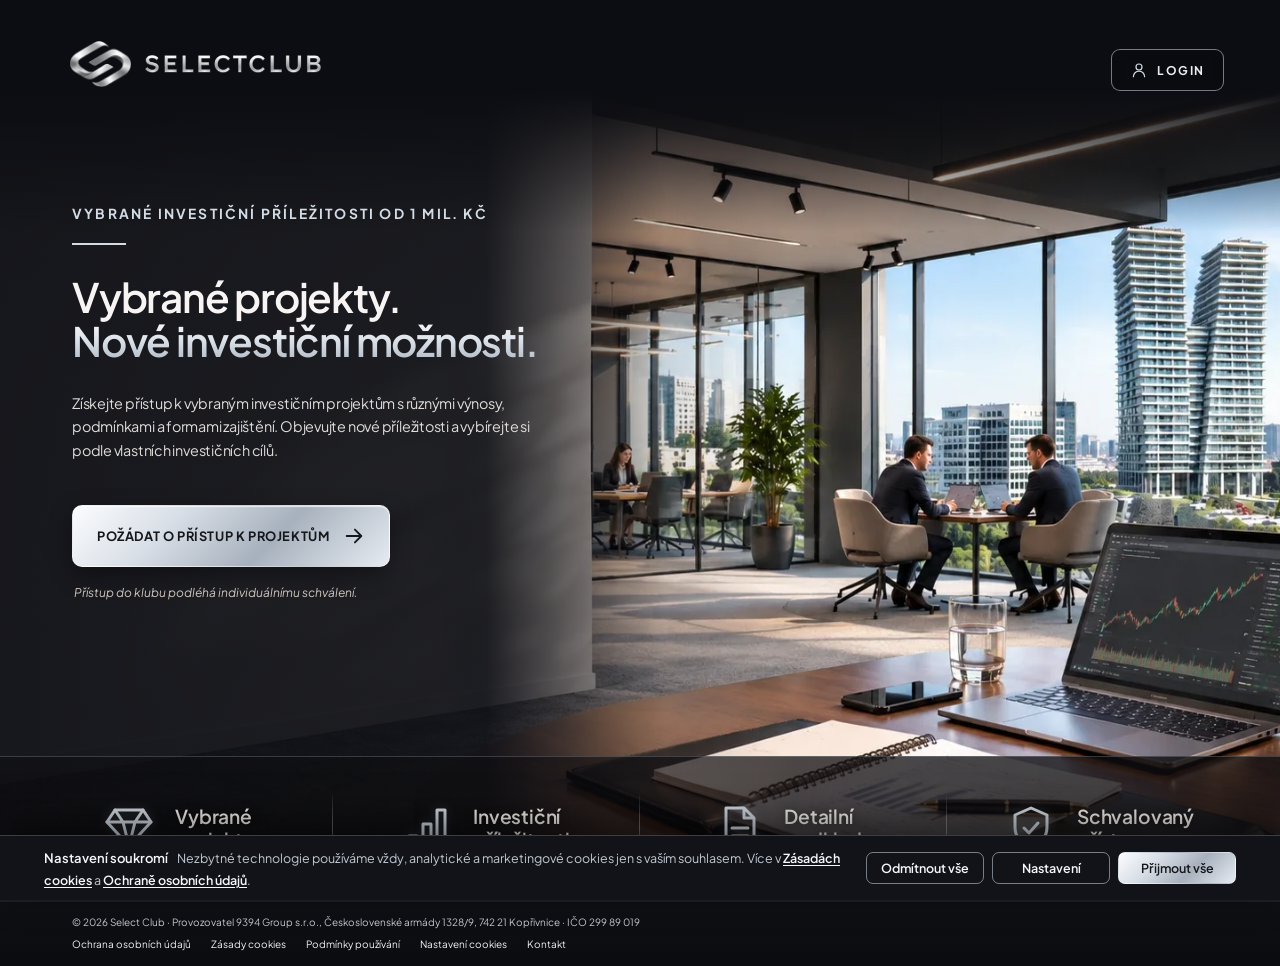
<file: index.html>
<!doctype html>
<html lang="cs" data-pismo="jakarta">
<head>
  <meta charset="utf-8">
  <meta name="viewport" content="width=device-width, initial-scale=1">
  <meta name="color-scheme" content="dark">
  <meta name="description" content="Select Club — vybrané investiční příležitosti od 1 mil. Kč. Žádost o individuálně schvalovaný přístup k projektům.">
  <meta name="theme-color" content="#0c0d12">
  <title>Select Club — Vybrané investiční příležitosti od 1 mil. Kč</title>
  <link rel="preconnect" href="https://fonts.googleapis.com">
  <link rel="preconnect" href="https://fonts.gstatic.com" crossorigin>
  <link rel="icon" type="image/png" sizes="48x48" href="assets/favicon-48.png">
  <link rel="apple-touch-icon" href="assets/favicon-180.png">
  <link rel="stylesheet" href="https://fonts.googleapis.com/css2?family=Plus+Jakarta+Sans:wght@400;500;600;700&display=swap">
  <link rel="stylesheet" href="styles.css?v=64">
  <script src="crm.js?v=4" defer></script>
  <script src="cookies.js?v=2" defer></script>
  <script src="script.js?v=65" defer></script>
</head>
<body class="access-locked">
  <a class="skip-link" href="#hero">Přejít k obsahu</a>
  <div class="site-wrap">
    <div class="hero-shell">
      <header class="site-header">
        <a class="brand brand-logo" href="index.html" aria-label="Select Club — úvodní stránka"><img class="logo-mark" src="assets/logo-mark.png" alt="" width="53" height="40"><img class="logo-word" src="assets/logo-wordmark.png" alt="Select Club" width="157" height="16"></a>

        <button class="menu-toggle" id="menu-toggle" type="button" aria-label="Otevřít navigaci" aria-controls="main-nav" aria-expanded="false">
          <svg class="menu-icon menu-icon-open" viewBox="0 0 24 24" fill="none" stroke="currentColor" stroke-width="1.5" aria-hidden="true"><path d="M3 7h18M3 12h18M3 17h18" /></svg>
          <svg class="menu-icon menu-icon-close" viewBox="0 0 24 24" fill="none" stroke="currentColor" stroke-width="1.5" aria-hidden="true"><path d="M5 5l14 14M19 5L5 19" /></svg>
        </button>

        <nav class="main-nav" id="main-nav" aria-label="Hlavní navigace">
          <button type="button" class="nav-link" data-scroll="klub">O klubu</button>
          <button type="button" class="nav-link" data-open="projects">Vybrané projekty</button>
          <a class="nav-link" href="profil.html">Investiční profil</a>
          <a class="nav-link" href="kontakt.html">Kontakt</a>
        </nav>

        <button type="button" class="login-btn" data-open="login">
          <svg viewBox="0 0 24 24" width="18" height="18" fill="none" stroke="currentColor" stroke-width="1.6" stroke-linecap="round" stroke-linejoin="round" aria-hidden="true"><circle cx="12" cy="8" r="4"/><path d="M4.5 21a7.5 7.5 0 0 1 15 0"/></svg>
          <span>Login</span>
        </button>

      </header>

      <main>
        <section id="hero" class="hero" aria-labelledby="hero-title">
          <div class="hero-inner">
            <p class="eyebrow">Vybrané investiční příležitosti od&nbsp;1&nbsp;mil.&nbsp;Kč</p>
            <h1 id="hero-title">Vybrané projekty.<br><span class="h1-accent">Nové investiční možnosti.</span></h1>
            <p class="hero-description">Získejte přístup k vybraným investičním projektům s různými výnosy, podmínkami a formami zajištění. Objevujte nové příležitosti a vybírejte si podle vlastních investičních cílů.</p>
            <button type="button" class="cta cta-hero" data-open-card>
              <span>Požádat o přístup k projektům</span>
              <svg viewBox="0 0 24 24" width="26" height="26" fill="none" stroke="currentColor" stroke-width="2" stroke-linecap="round" stroke-linejoin="round" aria-hidden="true"><path d="M4 12h16M13 5l7 7-7 7" /></svg>
            </button>
            <p class="access-note">Přístup do klubu podléhá individuálnímu schválení.</p>
          </div>
        </section>
      </main>

      <aside class="access-card" id="access-card" aria-labelledby="access-title" hidden>
        <button class="access-close" type="button" data-close-card aria-label="Zavřít žádost">
          <svg viewBox="0 0 24 24" width="20" height="20" fill="none" stroke="currentColor" stroke-width="1.6" stroke-linecap="round" aria-hidden="true"><path d="M6 6l12 12M18 6L6 18"/></svg>
        </button>
        <div id="access-body">
          <h2 id="access-title">Žádost o přístup</h2>
          <form id="access-form" novalidate data-clarix="Žádost o přístup">
            <label class="a-field"><svg viewBox="0 0 24 24" aria-hidden="true"><circle cx="12" cy="8" r="4"/><path d="M4.5 21a7.5 7.5 0 0 1 15 0"/></svg><input id="access-name" name="name" type="text" autocomplete="name" maxlength="120" placeholder="Jméno a příjmení" aria-label="Jméno a příjmení" required></label>
            <small class="a-error" data-error-for="access-name" aria-live="polite"></small>
            <label class="a-field"><svg viewBox="0 0 24 24" aria-hidden="true"><path d="M7.6 3.6 4.2 6.8a3 3 0 0 0-.6 3.2c1.9 5 6.4 9.5 11.4 11.4a3 3 0 0 0 3.2-.6l3.2-3.4-5.3-4.1-2.7 2.2a18 18 0 0 1-4.9-4.9l2.2-2.7-4.1-5.3Z"/></svg><select id="access-prefix" class="a-prefix" aria-label="Předvolba"><option value="+420">CZ +420</option><option value="+421">SK +421</option></select><input id="access-phone" name="phone" type="tel" inputmode="numeric" autocomplete="tel-national" maxlength="9" placeholder="Telefonní číslo (9 číslic)" aria-label="Telefonní číslo" required></label>
            <small class="a-error" data-error-for="access-phone" aria-live="polite"></small>
            <label class="a-field"><svg viewBox="0 0 24 24" aria-hidden="true"><rect x="2.5" y="4.5" width="19" height="15" rx="1.5"/><path d="m3.5 6 8.5 6.5L20.5 6"/></svg><input id="access-email" name="email" type="email" autocomplete="email" maxlength="254" placeholder="E-mail" aria-label="E-mail" required></label>
            <small class="a-error" data-error-for="access-email" aria-live="polite"></small>
            <label class="a-field a-select"><svg viewBox="0 0 24 24" aria-hidden="true"><ellipse cx="9" cy="6" rx="6" ry="2.5"/><path d="M3 6v5c0 1.4 2.7 2.5 6 2.5s6-1.1 6-2.5V6M3 11v5c0 1.4 2.7 2.5 6 2.5 1 0 2-.1 2.8-.3"/><ellipse cx="17" cy="15" rx="4.5" ry="2"/><path d="M12.5 15v3.5c0 1.1 2 2 4.5 2s4.5-.9 4.5-2V15"/></svg><select id="access-capital" name="capital" aria-label="Orientační výše plánované investice" required><option value="">Orientační výše plánované investice</option><option value="1–3 mil. Kč">1–3 mil. Kč</option><option value="3–5 mil. Kč">3–5 mil. Kč</option><option value="5–10 mil. Kč">5–10 mil. Kč</option><option value="Více než 10 mil. Kč">Více než 10 mil. Kč</option></select></label>
            <small class="a-error" data-error-for="access-capital" aria-live="polite"></small>
            <label class="a-consent"><input id="access-consent" name="consent" type="checkbox" required><span>Souhlasím se zpracováním osobních údajů za účelem vyřízení žádosti.</span></label>
            <small class="a-error" data-error-for="access-consent" aria-live="polite"></small>
            <input class="hp" type="text" name="company_website" tabindex="-1" autocomplete="off" aria-hidden="true">
            <button type="submit" class="a-submit"><span>Odeslat žádost</span><svg viewBox="0 0 24 24" width="18" height="18" fill="none" stroke="currentColor" stroke-width="1.8" stroke-linecap="round" stroke-linejoin="round" aria-hidden="true"><path d="M4 12h16M13 5l7 7-7 7"/></svg></button>
            <p class="a-status" id="access-status" role="status" aria-live="polite"></p>
            <p class="a-note">Spojíme se s Vámi telefonicky nejpozději do 2 pracovních dnů od odeslání formuláře. Děkujeme za Váš zájem připojit se k naší komunitě investorů.</p>
          </form>
        </div>
      </aside>
    </div>

    <section id="features" class="features" aria-label="Výhody Select Club">
      <div class="features-grid">
        <article class="feature">
          <svg class="feature-icon" viewBox="0 0 24 24" aria-hidden="true" fill="none" stroke="currentColor" stroke-width="1.5" stroke-linecap="round" stroke-linejoin="round"><path d="M5 3h14l4 6-11 12L1 9l4-6Z"/><path d="M1 9h22M5 3l4 6 3 12 3-12 4-6"/></svg>
          <h2>Vybrané <br>projekty</h2>
        </article>
        <article class="feature">
          <svg class="feature-icon" viewBox="0 0 24 24" aria-hidden="true" fill="none" stroke="currentColor" stroke-width="1.5" stroke-linecap="round" stroke-linejoin="round"><path d="M3 21V16h4v5H3ZM10 21V10h4v11h-4ZM17 21V3h4v18h-4Z"/></svg>
          <h2>Investiční <br>příležitosti</h2>
        </article>
        <article class="feature">
          <svg class="feature-icon" viewBox="0 0 24 24" aria-hidden="true" fill="none" stroke="currentColor" stroke-width="1.5" stroke-linecap="round" stroke-linejoin="round"><path d="M6 2h9l5 5v15H6zM15 2v5h5M9 12h8M9 16h8"/></svg>
          <h2>Detailní <br>podklady</h2>
        </article>
        <article class="feature">
          <svg class="feature-icon" viewBox="0 0 24 24" aria-hidden="true" fill="none" stroke="currentColor" stroke-width="1.5" stroke-linecap="round" stroke-linejoin="round"><path d="M12 2 4 5.5v6c0 5 3.4 8.6 8 10.5 4.6-1.9 8-5.5 8-10.5v-6L12 2Z"/><path d="m8.5 12 2.5 2.5 4.5-5"/></svg>
          <h2>Schvalovaný <br>přístup</h2>
        </article>
      </div>
    </section>
    <section id="klub" class="members" aria-labelledby="members-title" hidden>
      <div class="m-wrap">
        <div class="m-closing">
          <div>
            <h3>Investiční rozhodnutí zůstává ve vašich rukou.</h3>
            <p>Klub přináší možnost objevovat různé investiční projekty a získávat k nim relevantní informace. Výběr konkrétní investice, její parametry a soulad s vlastními cíli však vždy vyžadují individuální posouzení investorem.</p>
          </div>
          <div class="m-actions">
            <a class="cta m-cta" href="dotaznik.html">Vyplnit investiční profil
              <svg viewBox="0 0 24 24" width="22" height="22" fill="none" stroke="currentColor" stroke-width="1.8" stroke-linecap="round" stroke-linejoin="round" aria-hidden="true"><path d="M4 12h16M13 5l7 7-7 7"/></svg>
            </a>
          </div>
        </div>
        <div class="m-intro">
          <div class="m-intro-head">
            <p class="m-eyebrow">Vybrané investiční příležitosti</p>
            <h2 id="members-title">Více možností. Více informací. <span class="m-accent">Lepší přehled.</span></h2>
          </div>
          <div class="m-intro-text">
            <p>Každý investiční projekt má vlastní ekonomiku, způsob financování, podmínky i rizika. Rozhodování o investici by proto nemělo stát pouze na jednom údaji – například na výši nabízeného výnosu.</p>
            <p>Náš investiční klub vytváří prostor, kde se členové mohou seznamovat s vybranými investičními příležitostmi, poznávat projekty, které za nimi stojí, a porovnávat jejich důležité parametry.</p>
            <p>Smyslem klubu není představit jednu konkrétní investici jako univerzální řešení. Naším cílem je nabídnout investorům možnost výběru mezi různými projekty a poskytnout informace, které jim pomohou jednotlivé příležitosti lépe pochopit a samostatně vyhodnotit.</p>
          </div>
        </div>

        <div class="m-pillars" role="list" aria-label="Tři hlavní pilíře klubu">
          <div class="m-pillar" role="listitem">
            <svg viewBox="0 0 24 24" aria-hidden="true"><rect x="3.5" y="4" width="17" height="16" rx="1.5"/><path d="M3.5 9h17M8 13h8M8 16.5h5"/></svg>
            <h3>Příležitosti</h3>
            <p>Přístup k vybraným projektům.</p>
          </div>
          <div class="m-pillar" role="listitem">
            <svg viewBox="0 0 24 24" aria-hidden="true"><path d="M12 3v18M7 21h10M4 7h16M4 7l-2.5 6a3 3 0 0 0 5 0L4 7Zm16 0-2.5 6a3 3 0 0 0 5 0L20 7Z"/></svg>
            <h3>Porovnání</h3>
            <p>Možnost pochopit rozdíly mezi nabídkami.</p>
          </div>
          <div class="m-pillar" role="listitem">
            <svg viewBox="0 0 24 24" aria-hidden="true"><path d="M3 5.5C5.5 4 9 4 12 6c3-2 6.5-2 9-.5V19c-2.5-1.5-6-1.5-9 .5-3-2-6.5-2-9-.5Z"/><path d="M12 6v13.5"/></svg>
            <h3>Informace</h3>
            <p>Projektové podklady pro rozhodování.</p>
          </div>
        </div>

        <ol class="m-steps">
          <li class="m-step">
            <span class="m-num" aria-hidden="true">01</span>
            <div class="m-step-body">
              <h3>Výběr konkrétních investičních projektů</h3>
              <p class="m-lead">Příležitosti, za kterými stojí skutečné projekty.</p>
              <p>Členové získávají přístup k nabídce vybraných investičních projektů s odlišným zaměřením, investiční strukturou a podmínkami.</p>
              <p>U každého projektu je důležité nejen to, jaký výnos nabízí, ale především co se prostřednictvím investice financuje, kdo projekt realizuje a jakým způsobem má být investovaný kapitál využit.</p>
              <p>Klub umožňuje poznávat jednotlivé příležitosti v jejich širších souvislostech a vybírat si podle vlastních investičních preferencí.</p>
            </div>
          </li>
          <li class="m-step">
            <span class="m-num" aria-hidden="true">02</span>
            <div class="m-step-body">
              <h3>Srovnání podmínek a parametrů</h3>
              <p class="m-lead">Každá investiční příležitost má své vlastní charakteristiky.</p>
              <p>Výnos, doba splatnosti, způsob zajištění, postavení emitenta i podmínky financování představují důležité části investičního rozhodování.</p>
              <p>Přístup k více projektům umožňuje vnímat tyto parametry ve vzájemných souvislostech a lépe porozumět rozdílům mezi jednotlivými nabídkami.</p>
              <p>Nejde pouze o porovnávání výše výnosů, ale také o pochopení toho, jaké závazky, podmínky a rizika jsou s konkrétní investicí spojeny.</p>
            </div>
          </li>
          <li class="m-step">
            <span class="m-num" aria-hidden="true">03</span>
            <div class="m-step-body">
              <h3>Informace pro vlastní rozhodnutí</h3>
              <p class="m-lead">Za každou nabídkou hledáme konkrétní informace.</p>
              <p>Investiční rozhodnutí vyžaduje více než stručnou prezentaci atraktivních parametrů.</p>
              <p>Proto klademe důraz na představení samotného projektu, jeho účelu, emitenta, struktury financování a dostupných investičních podkladů.</p>
              <p>Členové mají možnost seznámit se s informacemi, které jsou podstatné pro posouzení jednotlivých příležitostí, včetně jejich omezení a souvisejících rizik.</p>
            </div>
          </li>
        </ol>

      </div>
    </section>
    <footer class="site-footer f-footer">
      <div class="f-bottom">
        <span>© 2026 Select Club · Provozovatel 9394 Group s.r.o., Československé armády 1328/9, 742 21 Kopřivnice · IČO 299 89 019</span>
        <nav class="f-legal" aria-label="Právní informace"><a href="zasady-ochrany-osobnich-udaju.html">Ochrana osobních údajů</a><a href="zasady-cookies.html">Zásady cookies</a><a href="podminky-pouzivani.html">Podmínky používání</a><button type="button" data-open-cookies>Nastavení cookies</button><a href="kontakt.html">Kontakt</a></nav>
      </div>
    </footer>
  </div>

  <div class="dialog-layer" id="dialog-layer" hidden>
    <div class="dialog-backdrop" data-dismiss="true"></div>
    <section class="dialog-panel" id="dialog-panel" role="dialog" aria-modal="true" aria-labelledby="dialog-title" tabindex="-1">
      <button class="dialog-close" id="dialog-close" type="button" aria-label="Zavřít okno">
        <svg viewBox="0 0 24 24" width="25" height="25" fill="none" stroke="currentColor" stroke-width="1.7" stroke-linecap="round" aria-hidden="true"><path d="M5 5l14 14M19 5L5 19"/></svg>
      </button>
      <p class="dialog-eyebrow">Select Club</p>
      <div id="dialog-content"></div>
    </section>
  </div>
</body>
</html>
</file>
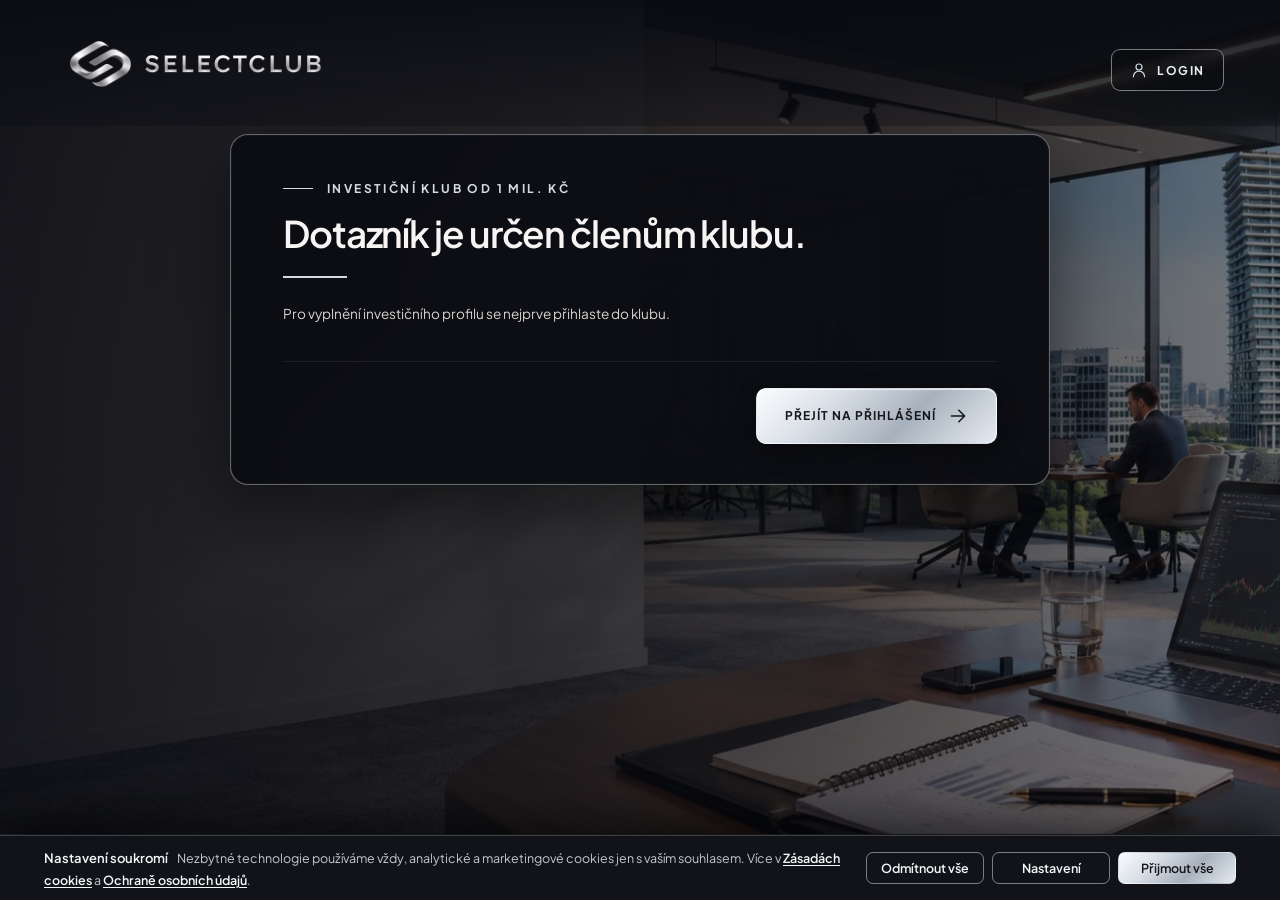
<file: dotaznik.html>
<!doctype html>
<html lang="cs" data-pismo="jakarta">
<head>
  <meta charset="utf-8">
  <meta name="viewport" content="width=device-width, initial-scale=1">
  <meta name="color-scheme" content="dark">
  <meta name="theme-color" content="#0c0d12">
  <meta name="robots" content="noindex">
  <title>Váš investiční profil — Select Club</title>
  <link rel="preconnect" href="https://fonts.googleapis.com">
  <link rel="preconnect" href="https://fonts.gstatic.com" crossorigin>
  <link rel="icon" type="image/png" sizes="48x48" href="assets/favicon-48.png">
  <link rel="apple-touch-icon" href="assets/favicon-180.png">
  <link rel="stylesheet" href="https://fonts.googleapis.com/css2?family=Plus+Jakarta+Sans:wght@400;500;600;700&display=swap">
  <link rel="stylesheet" href="styles.css?v=64">
  <link rel="stylesheet" href="dotaznik.css?v=13">
  <script src="nav.js?v=2" defer></script>
  <script src="dotaznik-data.js?v=3" defer></script>
  <script src="dotaznik.js?v=8" defer></script>
  <script src="crm.js?v=4" defer></script>
  <script src="cookies.js?v=2" defer></script>
</head>
<body class="q-page access-locked">
  <div class="sub-header-wrap">
    <header class="site-header sub-header">
      <a class="brand brand-logo" href="index.html" aria-label="Select Club — úvodní stránka"><img class="logo-mark" src="assets/logo-mark.png" alt="" width="53" height="40"><img class="logo-word" src="assets/logo-wordmark.png" alt="Select Club" width="157" height="16"></a>

      <button class="menu-toggle" id="menu-toggle" type="button" aria-label="Otevřít navigaci" aria-controls="main-nav" aria-expanded="false">
        <svg class="menu-icon menu-icon-open" viewBox="0 0 24 24" fill="none" stroke="currentColor" stroke-width="1.5" aria-hidden="true"><path d="M3 7h18M3 12h18M3 17h18" /></svg>
        <svg class="menu-icon menu-icon-close" viewBox="0 0 24 24" fill="none" stroke="currentColor" stroke-width="1.5" aria-hidden="true"><path d="M5 5l14 14M19 5L5 19" /></svg>
      </button>

      <nav class="main-nav" id="main-nav" aria-label="Hlavní navigace">
        <a class="nav-link" href="index.html">O klubu</a>
        <a class="nav-link" href="index.html#projekty">Vybrané projekty</a>
        <a class="nav-link" href="profil.html">Investiční profil</a>
        <a class="nav-link" href="kontakt.html">Kontakt</a>
      </nav>

      <a class="login-btn" href="index.html#login" id="sub-login">
        <svg viewBox="0 0 24 24" width="18" height="18" fill="none" stroke="currentColor" stroke-width="1.6" stroke-linecap="round" stroke-linejoin="round" aria-hidden="true"><circle cx="12" cy="8" r="4"/><path d="M4.5 21a7.5 7.5 0 0 1 15 0"/></svg>
        <span>Login</span>
      </a>
    </header>
  </div>

  <main class="q-main">
    <section class="q-card" id="q-card" aria-live="polite">
      <noscript><p>Dotazník vyžaduje zapnutý JavaScript.</p></noscript>
    </section>
  </main>
  <footer class="site-footer f-footer">
      <div class="f-bottom">
        <span>© 2026 Select Club · Provozovatel 9394 Group s.r.o., Československé armády 1328/9, 742 21 Kopřivnice · IČO 299 89 019</span>
        <nav class="f-legal" aria-label="Právní informace"><a href="zasady-ochrany-osobnich-udaju.html">Ochrana osobních údajů</a><a href="zasady-cookies.html">Zásady cookies</a><a href="podminky-pouzivani.html">Podmínky používání</a><button type="button" data-open-cookies>Nastavení cookies</button><a href="kontakt.html">Kontakt</a></nav>
      </div>
    </footer>
</body>
</html>
</file>
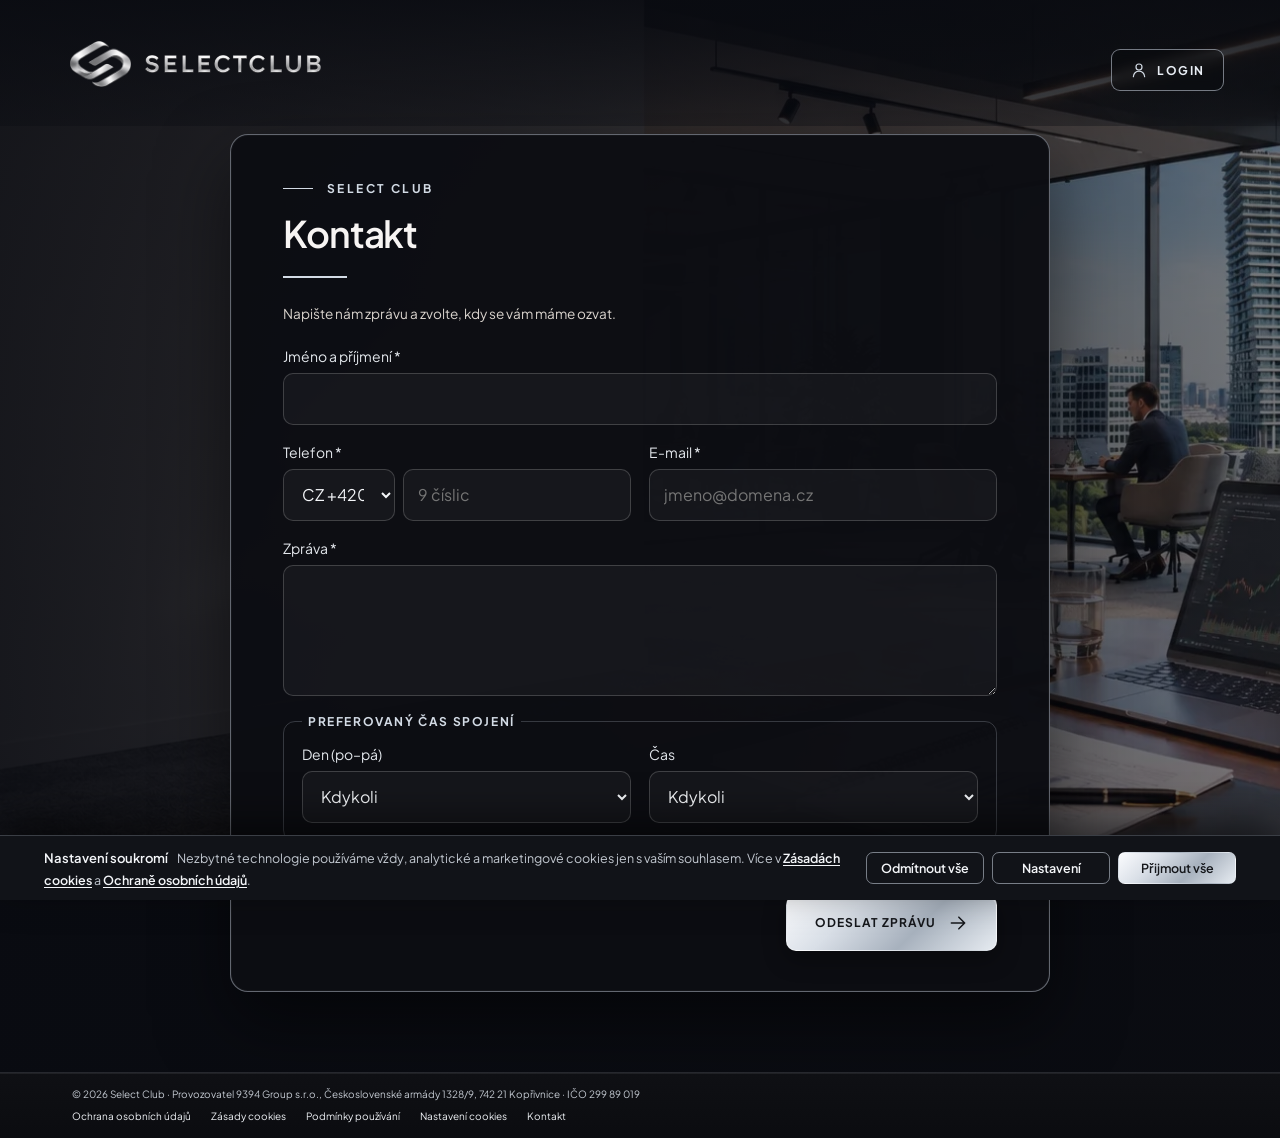
<file: kontakt.html>
<!doctype html>
<html lang="cs" data-pismo="jakarta">
<head>
  <meta charset="utf-8">
  <meta name="viewport" content="width=device-width, initial-scale=1">
  <meta name="color-scheme" content="dark">
  <meta name="theme-color" content="#0c0d12">
  
  <title>Kontakt — Select Club</title>
  <link rel="preconnect" href="https://fonts.googleapis.com">
  <link rel="preconnect" href="https://fonts.gstatic.com" crossorigin>
  <link rel="icon" type="image/png" sizes="48x48" href="assets/favicon-48.png">
  <link rel="apple-touch-icon" href="assets/favicon-180.png">
  <link rel="stylesheet" href="https://fonts.googleapis.com/css2?family=Plus+Jakarta+Sans:wght@400;500;600;700&display=swap">
  <link rel="stylesheet" href="styles.css?v=64">
  <link rel="stylesheet" href="dotaznik.css?v=13">
  <script src="nav.js?v=2" defer></script>
  <script src="crm.js?v=4" defer></script>
  <script src="cookies.js?v=2" defer></script>
  <script src="kontakt.js?v=3" defer></script>
</head>
<body class="q-page access-locked">
  <div class="sub-header-wrap">
    <header class="site-header sub-header">
      <a class="brand brand-logo" href="index.html" aria-label="Select Club — úvodní stránka"><img class="logo-mark" src="assets/logo-mark.png" alt="" width="53" height="40"><img class="logo-word" src="assets/logo-wordmark.png" alt="Select Club" width="157" height="16"></a>

      <button class="menu-toggle" id="menu-toggle" type="button" aria-label="Otevřít navigaci" aria-controls="main-nav" aria-expanded="false">
        <svg class="menu-icon menu-icon-open" viewBox="0 0 24 24" fill="none" stroke="currentColor" stroke-width="1.5" aria-hidden="true"><path d="M3 7h18M3 12h18M3 17h18" /></svg>
        <svg class="menu-icon menu-icon-close" viewBox="0 0 24 24" fill="none" stroke="currentColor" stroke-width="1.5" aria-hidden="true"><path d="M5 5l14 14M19 5L5 19" /></svg>
      </button>

      <nav class="main-nav" id="main-nav" aria-label="Hlavní navigace">
        <a class="nav-link" href="index.html">O klubu</a>
        <a class="nav-link" href="index.html#projekty">Vybrané projekty</a>
        <a class="nav-link" href="profil.html">Investiční profil</a>
        <a class="nav-link" href="kontakt.html">Kontakt</a>
      </nav>

      <a class="login-btn" href="index.html#login" id="sub-login">
        <svg viewBox="0 0 24 24" width="18" height="18" fill="none" stroke="currentColor" stroke-width="1.6" stroke-linecap="round" stroke-linejoin="round" aria-hidden="true"><circle cx="12" cy="8" r="4"/><path d="M4.5 21a7.5 7.5 0 0 1 15 0"/></svg>
        <span>Login</span>
      </a>
    </header>
  </div>

  <main class="q-main">
    <section class="q-card k-card" id="q-card" aria-live="polite"><noscript><p>Formulář vyžaduje zapnutý JavaScript.</p></noscript></section>
  </main>
  <footer class="site-footer f-footer">
      <div class="f-bottom">
        <span>© 2026 Select Club · Provozovatel 9394 Group s.r.o., Československé armády 1328/9, 742 21 Kopřivnice · IČO 299 89 019</span>
        <nav class="f-legal" aria-label="Právní informace"><a href="zasady-ochrany-osobnich-udaju.html">Ochrana osobních údajů</a><a href="zasady-cookies.html">Zásady cookies</a><a href="podminky-pouzivani.html">Podmínky používání</a><button type="button" data-open-cookies>Nastavení cookies</button><a href="kontakt.html">Kontakt</a></nav>
      </div>
    </footer>
</body>
</html>
</file>
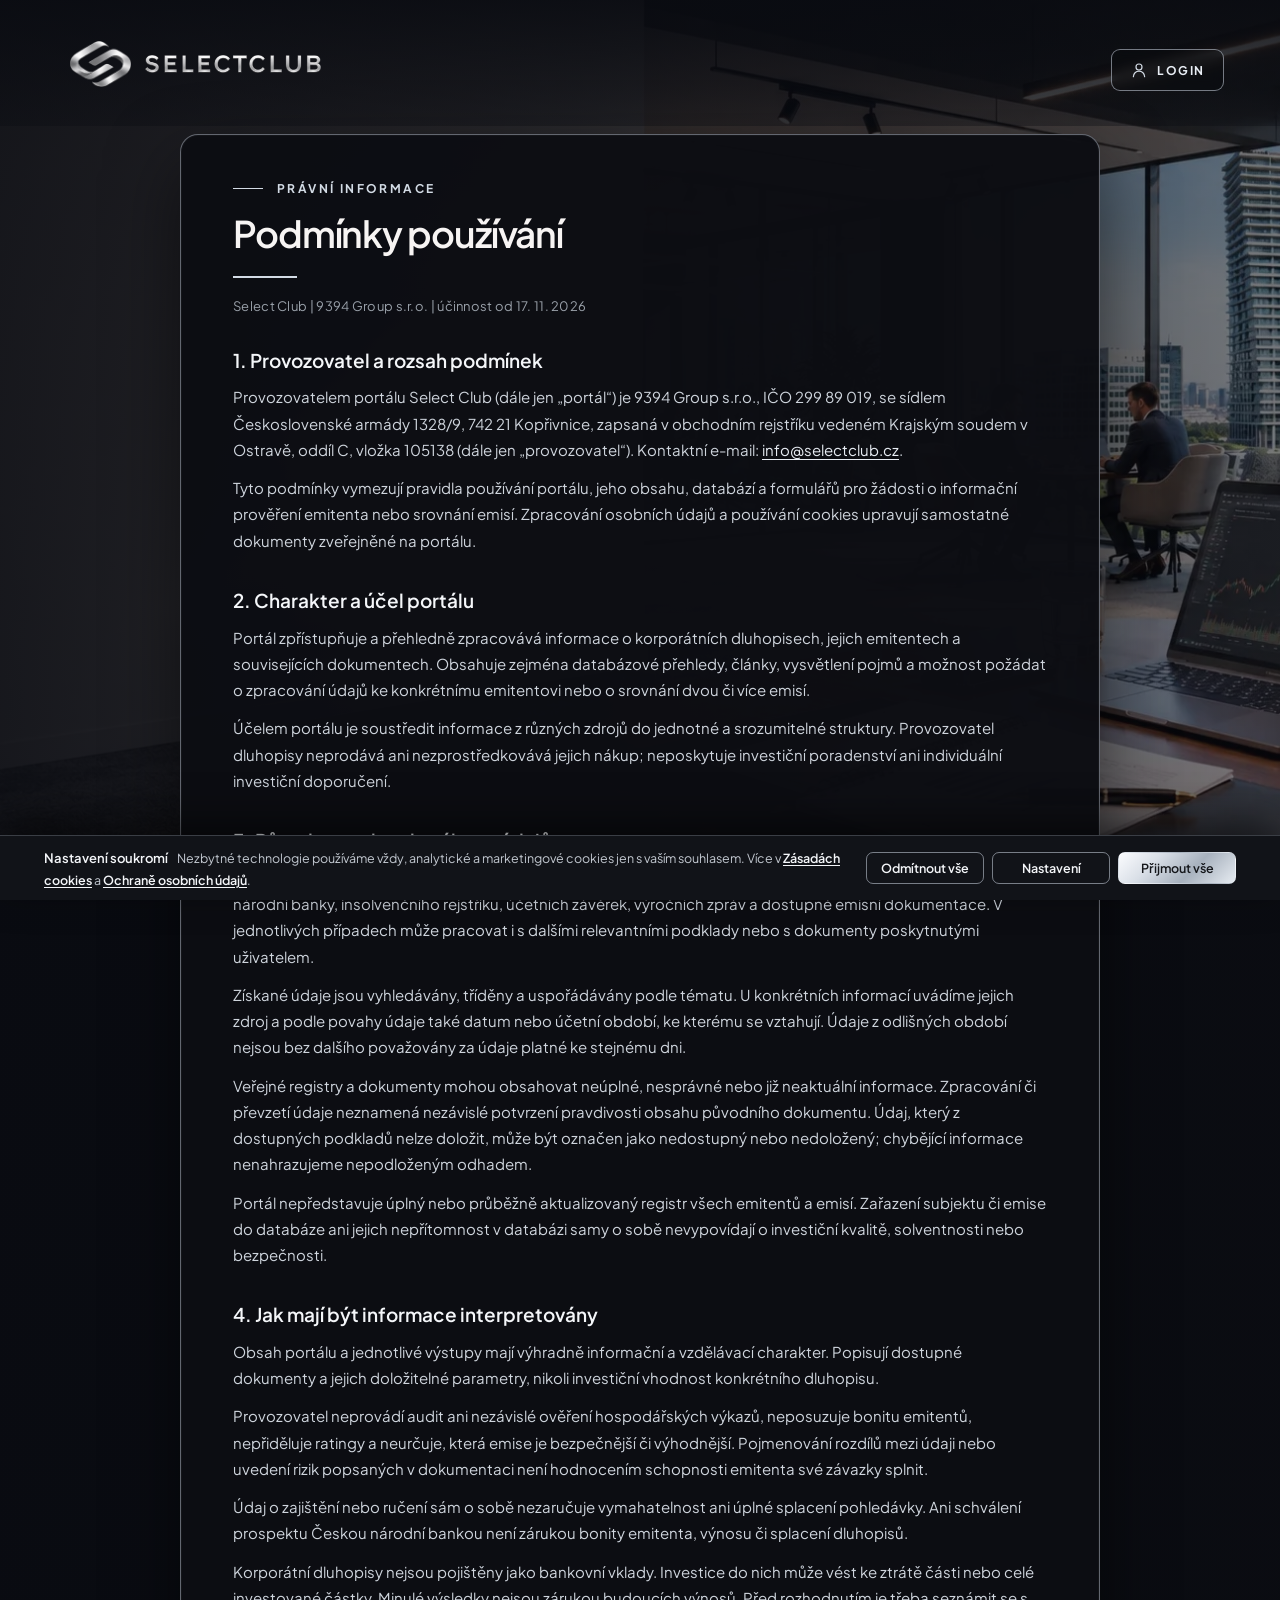
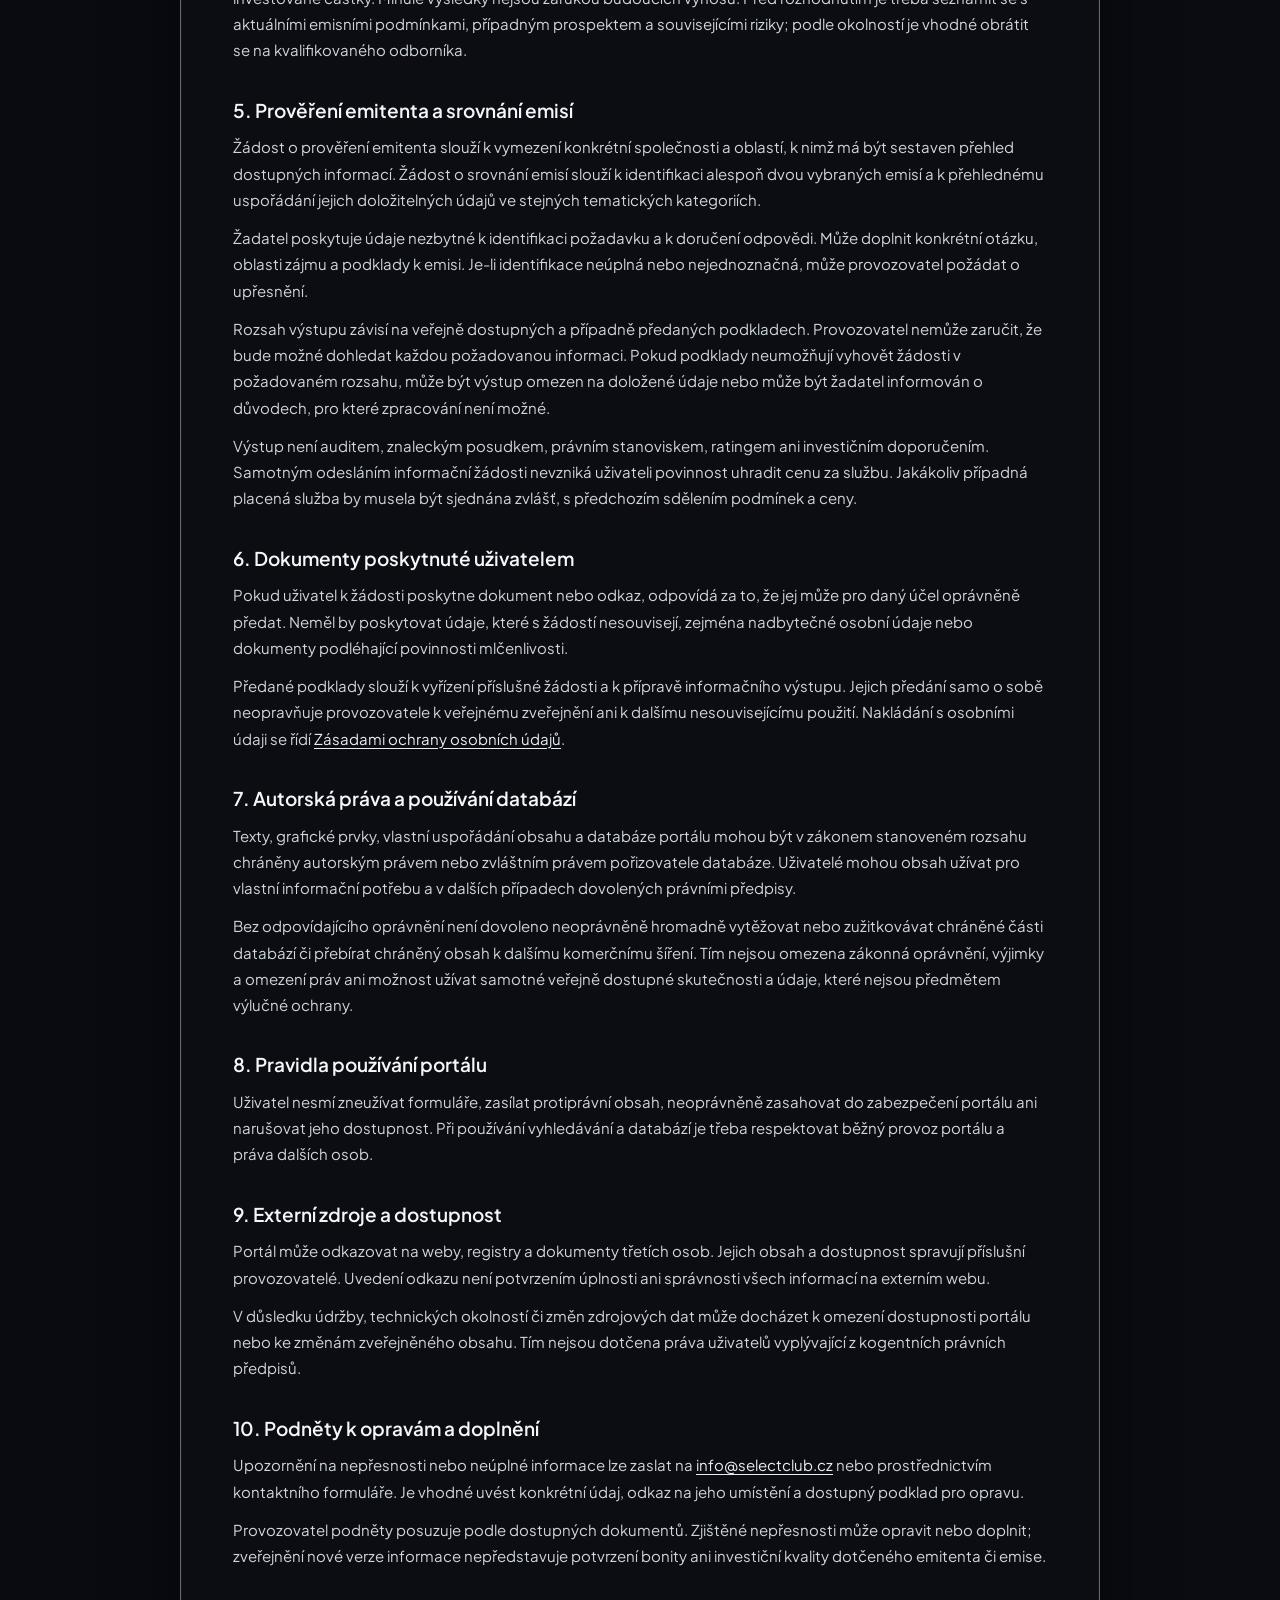
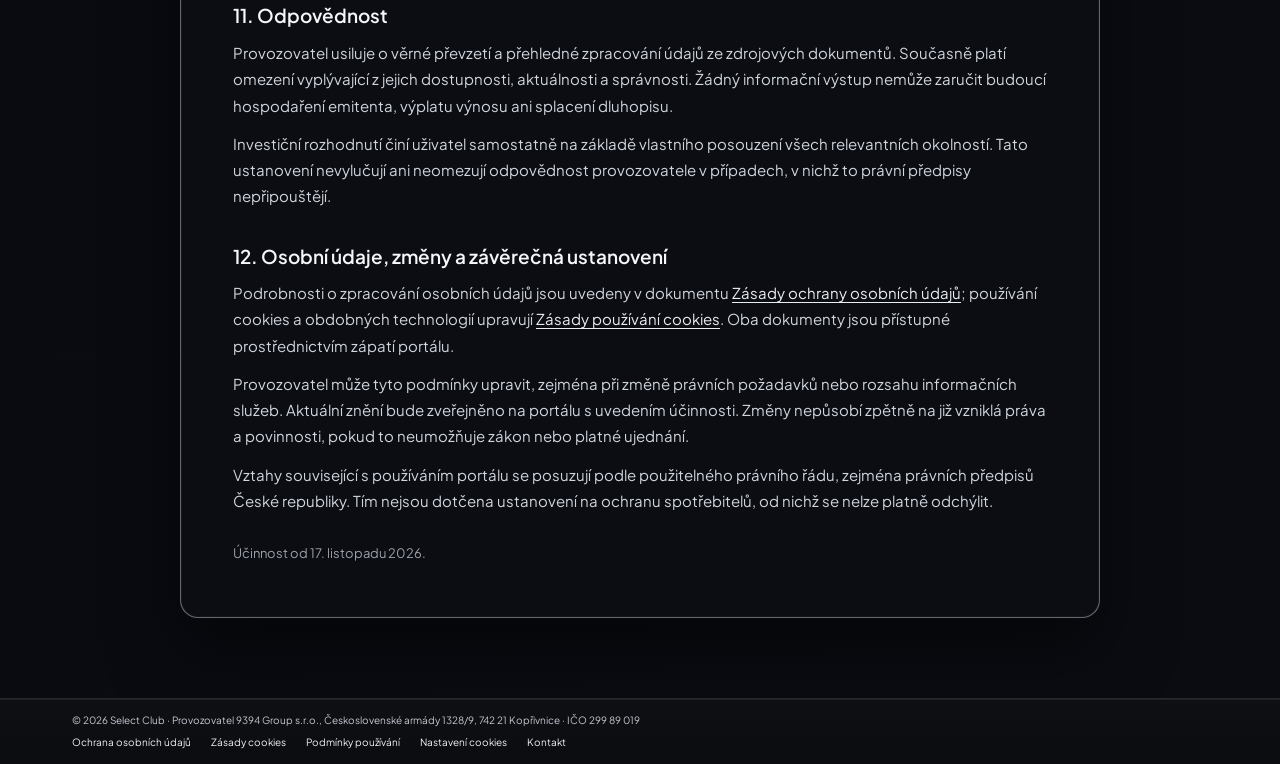
<file: podminky-pouzivani.html>
<!doctype html>
<html lang="cs" data-pismo="jakarta">
<head>
  <meta charset="utf-8">
  <meta name="viewport" content="width=device-width, initial-scale=1">
  <meta name="color-scheme" content="dark">
  <meta name="theme-color" content="#0c0d12">
  
  <title>Podmínky používání — Select Club</title>
  <link rel="preconnect" href="https://fonts.googleapis.com">
  <link rel="preconnect" href="https://fonts.gstatic.com" crossorigin>
  <link rel="icon" type="image/png" sizes="48x48" href="assets/favicon-48.png">
  <link rel="apple-touch-icon" href="assets/favicon-180.png">
  <link rel="stylesheet" href="https://fonts.googleapis.com/css2?family=Plus+Jakarta+Sans:wght@400;500;600;700&display=swap">
  <link rel="stylesheet" href="styles.css?v=64">
  <link rel="stylesheet" href="dotaznik.css?v=13">
  <script src="nav.js?v=2" defer></script>
  <script src="crm.js?v=4" defer></script>
  <script src="cookies.js?v=2" defer></script>
</head>
<body class="q-page access-locked">
  <div class="sub-header-wrap">
    <header class="site-header sub-header">
      <a class="brand brand-logo" href="index.html" aria-label="Select Club — úvodní stránka"><img class="logo-mark" src="assets/logo-mark.png" alt="" width="53" height="40"><img class="logo-word" src="assets/logo-wordmark.png" alt="Select Club" width="157" height="16"></a>

      <button class="menu-toggle" id="menu-toggle" type="button" aria-label="Otevřít navigaci" aria-controls="main-nav" aria-expanded="false">
        <svg class="menu-icon menu-icon-open" viewBox="0 0 24 24" fill="none" stroke="currentColor" stroke-width="1.5" aria-hidden="true"><path d="M3 7h18M3 12h18M3 17h18" /></svg>
        <svg class="menu-icon menu-icon-close" viewBox="0 0 24 24" fill="none" stroke="currentColor" stroke-width="1.5" aria-hidden="true"><path d="M5 5l14 14M19 5L5 19" /></svg>
      </button>

      <nav class="main-nav" id="main-nav" aria-label="Hlavní navigace">
        <a class="nav-link" href="index.html">O klubu</a>
        <a class="nav-link" href="index.html#projekty">Vybrané projekty</a>
        <a class="nav-link" href="profil.html">Investiční profil</a>
        <a class="nav-link" href="kontakt.html">Kontakt</a>
      </nav>

      <a class="login-btn" href="index.html#login" id="sub-login">
        <svg viewBox="0 0 24 24" width="18" height="18" fill="none" stroke="currentColor" stroke-width="1.6" stroke-linecap="round" stroke-linejoin="round" aria-hidden="true"><circle cx="12" cy="8" r="4"/><path d="M4.5 21a7.5 7.5 0 0 1 15 0"/></svg>
        <span>Login</span>
      </a>
    </header>
  </div>

  <main class="q-main">
    <section class="q-card legal-card">
      <p class="q-eyebrow">Právní informace</p>
      <h1 class="q-title">Podmínky používání</h1>
      <p class="legal-lead">Select Club | 9394 Group s.r.o. | účinnost od 17. 11. 2026</p>
      <article class="legal">
<h2>1. Provozovatel a rozsah podmínek</h2>
<p>Provozovatelem portálu Select Club (dále jen „portál“) je 9394 Group s.r.o., IČO 299 89 019, se sídlem Československé armády 1328/9, 742 21 Kopřivnice, zapsaná v obchodním rejstříku vedeném Krajským soudem v Ostravě, oddíl C, vložka 105138 (dále jen „provozovatel“). Kontaktní e-mail: <a href="mailto:info@selectclub.cz">info@selectclub.cz</a>.</p>
<p>Tyto podmínky vymezují pravidla používání portálu, jeho obsahu, databází a formulářů pro žádosti o informační prověření emitenta nebo srovnání emisí. Zpracování osobních údajů a používání cookies upravují samostatné dokumenty zveřejněné na portálu.</p>
<h2>2. Charakter a účel portálu</h2>
<p>Portál zpřístupňuje a přehledně zpracovává informace o korporátních dluhopisech, jejich emitentech a souvisejících dokumentech. Obsahuje zejména databázové přehledy, články, vysvětlení pojmů a možnost požádat o zpracování údajů ke konkrétnímu emitentovi nebo o srovnání dvou či více emisí.</p>
<p>Účelem portálu je soustředit informace z různých zdrojů do jednotné a srozumitelné struktury. Provozovatel dluhopisy neprodává ani nezprostředkovává jejich nákup; neposkytuje investiční poradenství ani individuální investiční doporučení.</p>
<h2>3. Původ, rozsah a aktuálnost údajů</h2>
<p>Portál vychází zejména z obchodního rejstříku, Sbírky listin, registru ARES, veřejně dostupných evidencí České národní banky, insolvenčního rejstříku, účetních závěrek, výročních zpráv a dostupné emisní dokumentace. V jednotlivých případech může pracovat i s dalšími relevantními podklady nebo s dokumenty poskytnutými uživatelem.</p>
<p>Získané údaje jsou vyhledávány, tříděny a uspořádávány podle tématu. U konkrétních informací uvádíme jejich zdroj a podle povahy údaje také datum nebo účetní období, ke kterému se vztahují. Údaje z odlišných období nejsou bez dalšího považovány za údaje platné ke stejnému dni.</p>
<p>Veřejné registry a dokumenty mohou obsahovat neúplné, nesprávné nebo již neaktuální informace. Zpracování či převzetí údaje neznamená nezávislé potvrzení pravdivosti obsahu původního dokumentu. Údaj, který z dostupných podkladů nelze doložit, může být označen jako nedostupný nebo nedoložený; chybějící informace nenahrazujeme nepodloženým odhadem.</p>
<p>Portál nepředstavuje úplný nebo průběžně aktualizovaný registr všech emitentů a emisí. Zařazení subjektu či emise do databáze ani jejich nepřítomnost v databázi samy o sobě nevypovídají o investiční kvalitě, solventnosti nebo bezpečnosti.</p>
<h2>4. Jak mají být informace interpretovány</h2>
<p>Obsah portálu a jednotlivé výstupy mají výhradně informační a vzdělávací charakter. Popisují dostupné dokumenty a jejich doložitelné parametry, nikoli investiční vhodnost konkrétního dluhopisu.</p>
<p>Provozovatel neprovádí audit ani nezávislé ověření hospodářských výkazů, neposuzuje bonitu emitentů, nepřiděluje ratingy a neurčuje, která emise je bezpečnější či výhodnější. Pojmenování rozdílů mezi údaji nebo uvedení rizik popsaných v dokumentaci není hodnocením schopnosti emitenta své závazky splnit.</p>
<p>Údaj o zajištění nebo ručení sám o sobě nezaručuje vymahatelnost ani úplné splacení pohledávky. Ani schválení prospektu Českou národní bankou není zárukou bonity emitenta, výnosu či splacení dluhopisů.</p>
<p>Korporátní dluhopisy nejsou pojištěny jako bankovní vklady. Investice do nich může vést ke ztrátě části nebo celé investované částky. Minulé výsledky nejsou zárukou budoucích výnosů. Před rozhodnutím je třeba seznámit se s aktuálními emisními podmínkami, případným prospektem a souvisejícími riziky; podle okolností je vhodné obrátit se na kvalifikovaného odborníka.</p>
<h2>5. Prověření emitenta a srovnání emisí</h2>
<p>Žádost o prověření emitenta slouží k vymezení konkrétní společnosti a oblastí, k nimž má být sestaven přehled dostupných informací. Žádost o srovnání emisí slouží k identifikaci alespoň dvou vybraných emisí a k přehlednému uspořádání jejich doložitelných údajů ve stejných tematických kategoriích.</p>
<p>Žadatel poskytuje údaje nezbytné k identifikaci požadavku a k doručení odpovědi. Může doplnit konkrétní otázku, oblasti zájmu a podklady k emisi. Je-li identifikace neúplná nebo nejednoznačná, může provozovatel požádat o upřesnění.</p>
<p>Rozsah výstupu závisí na veřejně dostupných a případně předaných podkladech. Provozovatel nemůže zaručit, že bude možné dohledat každou požadovanou informaci. Pokud podklady neumožňují vyhovět žádosti v požadovaném rozsahu, může být výstup omezen na doložené údaje nebo může být žadatel informován o důvodech, pro které zpracování není možné.</p>
<p>Výstup není auditem, znaleckým posudkem, právním stanoviskem, ratingem ani investičním doporučením. Samotným odesláním informační žádosti nevzniká uživateli povinnost uhradit cenu za službu. Jakákoliv případná placená služba by musela být sjednána zvlášť, s předchozím sdělením podmínek a ceny.</p>
<h2>6. Dokumenty poskytnuté uživatelem</h2>
<p>Pokud uživatel k žádosti poskytne dokument nebo odkaz, odpovídá za to, že jej může pro daný účel oprávněně předat. Neměl by poskytovat údaje, které s žádostí nesouvisejí, zejména nadbytečné osobní údaje nebo dokumenty podléhající povinnosti mlčenlivosti.</p>
<p>Předané podklady slouží k vyřízení příslušné žádosti a k přípravě informačního výstupu. Jejich předání samo o sobě neopravňuje provozovatele k veřejnému zveřejnění ani k dalšímu nesouvisejícímu použití. Nakládání s osobními údaji se řídí <a href="zasady-ochrany-osobnich-udaju.html">Zásadami ochrany osobních údajů</a>.</p>
<h2>7. Autorská práva a používání databází</h2>
<p>Texty, grafické prvky, vlastní uspořádání obsahu a databáze portálu mohou být v zákonem stanoveném rozsahu chráněny autorským právem nebo zvláštním právem pořizovatele databáze. Uživatelé mohou obsah užívat pro vlastní informační potřebu a v dalších případech dovolených právními předpisy.</p>
<p>Bez odpovídajícího oprávnění není dovoleno neoprávněně hromadně vytěžovat nebo zužitkovávat chráněné části databází či přebírat chráněný obsah k dalšímu komerčnímu šíření. Tím nejsou omezena zákonná oprávnění, výjimky a omezení práv ani možnost užívat samotné veřejně dostupné skutečnosti a údaje, které nejsou předmětem výlučné ochrany.</p>
<h2>8. Pravidla používání portálu</h2>
<p>Uživatel nesmí zneužívat formuláře, zasílat protiprávní obsah, neoprávněně zasahovat do zabezpečení portálu ani narušovat jeho dostupnost. Při používání vyhledávání a databází je třeba respektovat běžný provoz portálu a práva dalších osob.</p>
<h2>9. Externí zdroje a dostupnost</h2>
<p>Portál může odkazovat na weby, registry a dokumenty třetích osob. Jejich obsah a dostupnost spravují příslušní provozovatelé. Uvedení odkazu není potvrzením úplnosti ani správnosti všech informací na externím webu.</p>
<p>V důsledku údržby, technických okolností či změn zdrojových dat může docházet k omezení dostupnosti portálu nebo ke změnám zveřejněného obsahu. Tím nejsou dotčena práva uživatelů vyplývající z kogentních právních předpisů.</p>
<h2>10. Podněty k opravám a doplnění</h2>
<p>Upozornění na nepřesnosti nebo neúplné informace lze zaslat na <a href="mailto:info@selectclub.cz">info@selectclub.cz</a> nebo prostřednictvím kontaktního formuláře. Je vhodné uvést konkrétní údaj, odkaz na jeho umístění a dostupný podklad pro opravu.</p>
<p>Provozovatel podněty posuzuje podle dostupných dokumentů. Zjištěné nepřesnosti může opravit nebo doplnit; zveřejnění nové verze informace nepředstavuje potvrzení bonity ani investiční kvality dotčeného emitenta či emise.</p>
<h2>11. Odpovědnost</h2>
<p>Provozovatel usiluje o věrné převzetí a přehledné zpracování údajů ze zdrojových dokumentů. Současně platí omezení vyplývající z jejich dostupnosti, aktuálnosti a správnosti. Žádný informační výstup nemůže zaručit budoucí hospodaření emitenta, výplatu výnosu ani splacení dluhopisu.</p>
<p>Investiční rozhodnutí činí uživatel samostatně na základě vlastního posouzení všech relevantních okolností. Tato ustanovení nevylučují ani neomezují odpovědnost provozovatele v případech, v nichž to právní předpisy nepřipouštějí.</p>
<h2>12. Osobní údaje, změny a závěrečná ustanovení</h2>
<p>Podrobnosti o zpracování osobních údajů jsou uvedeny v dokumentu <a href="zasady-ochrany-osobnich-udaju.html">Zásady ochrany osobních údajů</a>; používání cookies a obdobných technologií upravují <a href="zasady-cookies.html">Zásady používání cookies</a>. Oba dokumenty jsou přístupné prostřednictvím zápatí portálu.</p>
<p>Provozovatel může tyto podmínky upravit, zejména při změně právních požadavků nebo rozsahu informačních služeb. Aktuální znění bude zveřejněno na portálu s uvedením účinnosti. Změny nepůsobí zpětně na již vzniklá práva a povinnosti, pokud to neumožňuje zákon nebo platné ujednání.</p>
<p>Vztahy související s používáním portálu se posuzují podle použitelného právního řádu, zejména právních předpisů České republiky. Tím nejsou dotčena ustanovení na ochranu spotřebitelů, od nichž se nelze platně odchýlit.</p>
<p class="legal-eff">Účinnost od 17. listopadu 2026.</p>
      </article>
    </section>
  </main>
  <footer class="site-footer f-footer">
      <div class="f-bottom">
        <span>© 2026 Select Club · Provozovatel 9394 Group s.r.o., Československé armády 1328/9, 742 21 Kopřivnice · IČO 299 89 019</span>
        <nav class="f-legal" aria-label="Právní informace"><a href="zasady-ochrany-osobnich-udaju.html">Ochrana osobních údajů</a><a href="zasady-cookies.html">Zásady cookies</a><a href="podminky-pouzivani.html">Podmínky používání</a><button type="button" data-open-cookies>Nastavení cookies</button><a href="kontakt.html">Kontakt</a></nav>
      </div>
    </footer>
</body>
</html>
</file>
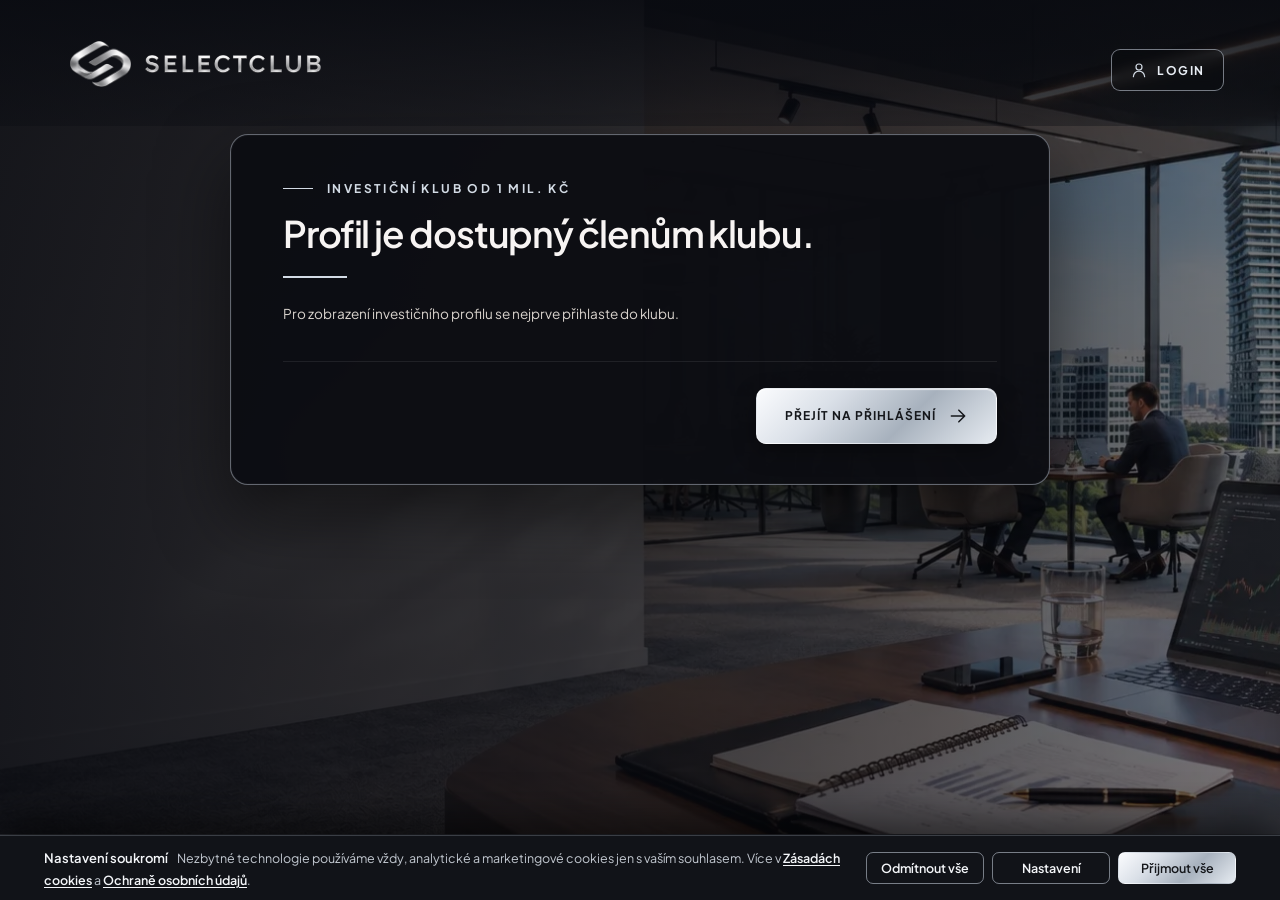
<file: profil.html>
<!doctype html>
<html lang="cs" data-pismo="jakarta">
<head>
  <meta charset="utf-8">
  <meta name="viewport" content="width=device-width, initial-scale=1">
  <meta name="color-scheme" content="dark">
  <meta name="theme-color" content="#0c0d12">
  <meta name="robots" content="noindex">
  <title>Můj investiční profil — Select Club</title>
  <link rel="preconnect" href="https://fonts.googleapis.com">
  <link rel="preconnect" href="https://fonts.gstatic.com" crossorigin>
  <link rel="icon" type="image/png" sizes="48x48" href="assets/favicon-48.png">
  <link rel="apple-touch-icon" href="assets/favicon-180.png">
  <link rel="stylesheet" href="https://fonts.googleapis.com/css2?family=Plus+Jakarta+Sans:wght@400;500;600;700&display=swap">
  <link rel="stylesheet" href="styles.css?v=64">
  <link rel="stylesheet" href="dotaznik.css?v=13">
  <script src="nav.js?v=2" defer></script>
  <script src="dotaznik-data.js?v=3" defer></script>
  <script src="profil.js?v=4" defer></script>
  <script src="crm.js?v=4" defer></script>
  <script src="cookies.js?v=2" defer></script>
</head>
<body class="q-page access-locked">
  <div class="sub-header-wrap">
    <header class="site-header sub-header">
      <a class="brand brand-logo" href="index.html" aria-label="Select Club — úvodní stránka"><img class="logo-mark" src="assets/logo-mark.png" alt="" width="53" height="40"><img class="logo-word" src="assets/logo-wordmark.png" alt="Select Club" width="157" height="16"></a>

      <button class="menu-toggle" id="menu-toggle" type="button" aria-label="Otevřít navigaci" aria-controls="main-nav" aria-expanded="false">
        <svg class="menu-icon menu-icon-open" viewBox="0 0 24 24" fill="none" stroke="currentColor" stroke-width="1.5" aria-hidden="true"><path d="M3 7h18M3 12h18M3 17h18" /></svg>
        <svg class="menu-icon menu-icon-close" viewBox="0 0 24 24" fill="none" stroke="currentColor" stroke-width="1.5" aria-hidden="true"><path d="M5 5l14 14M19 5L5 19" /></svg>
      </button>

      <nav class="main-nav" id="main-nav" aria-label="Hlavní navigace">
        <a class="nav-link" href="index.html">O klubu</a>
        <a class="nav-link" href="index.html#projekty">Vybrané projekty</a>
        <a class="nav-link" href="profil.html">Investiční profil</a>
        <a class="nav-link" href="kontakt.html">Kontakt</a>
      </nav>

      <a class="login-btn" href="index.html#login" id="sub-login">
        <svg viewBox="0 0 24 24" width="18" height="18" fill="none" stroke="currentColor" stroke-width="1.6" stroke-linecap="round" stroke-linejoin="round" aria-hidden="true"><circle cx="12" cy="8" r="4"/><path d="M4.5 21a7.5 7.5 0 0 1 15 0"/></svg>
        <span>Login</span>
      </a>
    </header>
  </div>

  <main class="q-main">
    <section class="q-card" id="q-card" aria-live="polite">
      <noscript><p>Přehled profilu vyžaduje zapnutý JavaScript.</p></noscript>
    </section>
  </main>
  <footer class="site-footer f-footer">
      <div class="f-bottom">
        <span>© 2026 Select Club · Provozovatel 9394 Group s.r.o., Československé armády 1328/9, 742 21 Kopřivnice · IČO 299 89 019</span>
        <nav class="f-legal" aria-label="Právní informace"><a href="zasady-ochrany-osobnich-udaju.html">Ochrana osobních údajů</a><a href="zasady-cookies.html">Zásady cookies</a><a href="podminky-pouzivani.html">Podmínky používání</a><button type="button" data-open-cookies>Nastavení cookies</button><a href="kontakt.html">Kontakt</a></nav>
      </div>
    </footer>
</body>
</html>
</file>
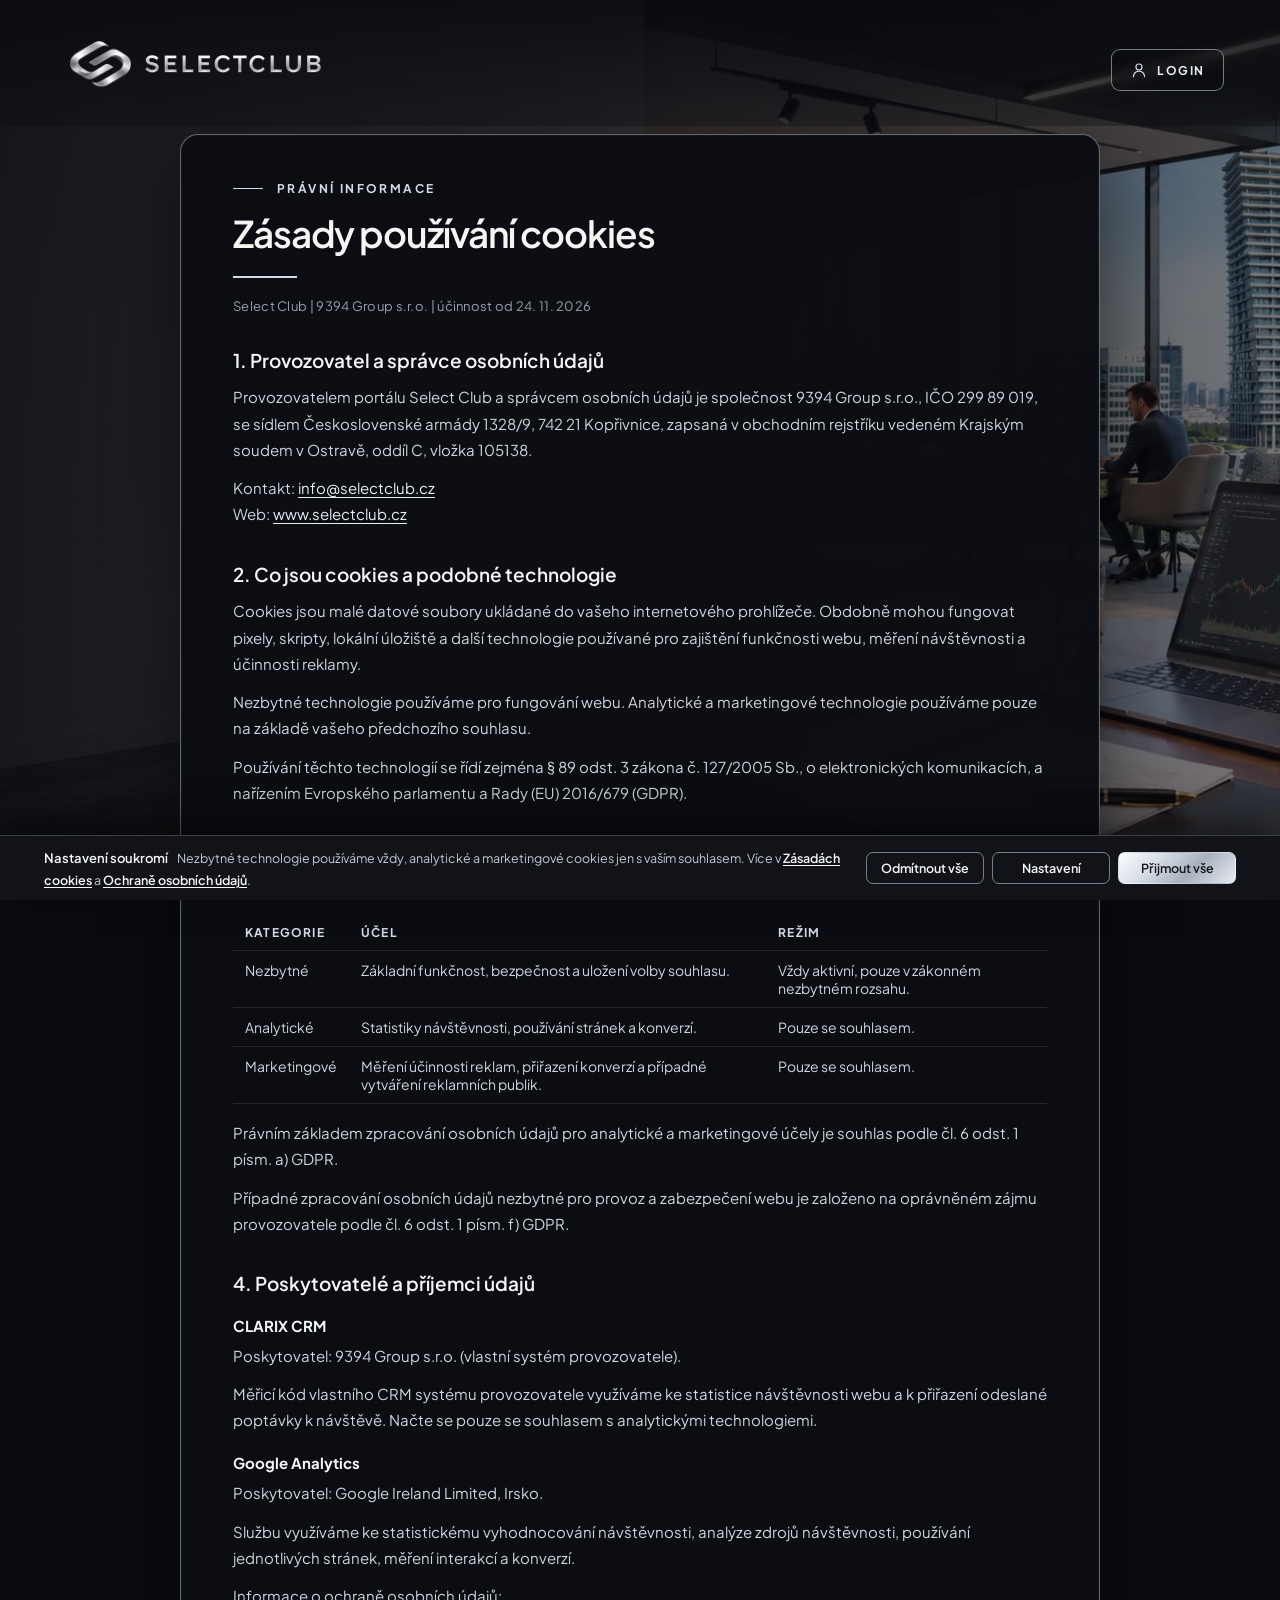
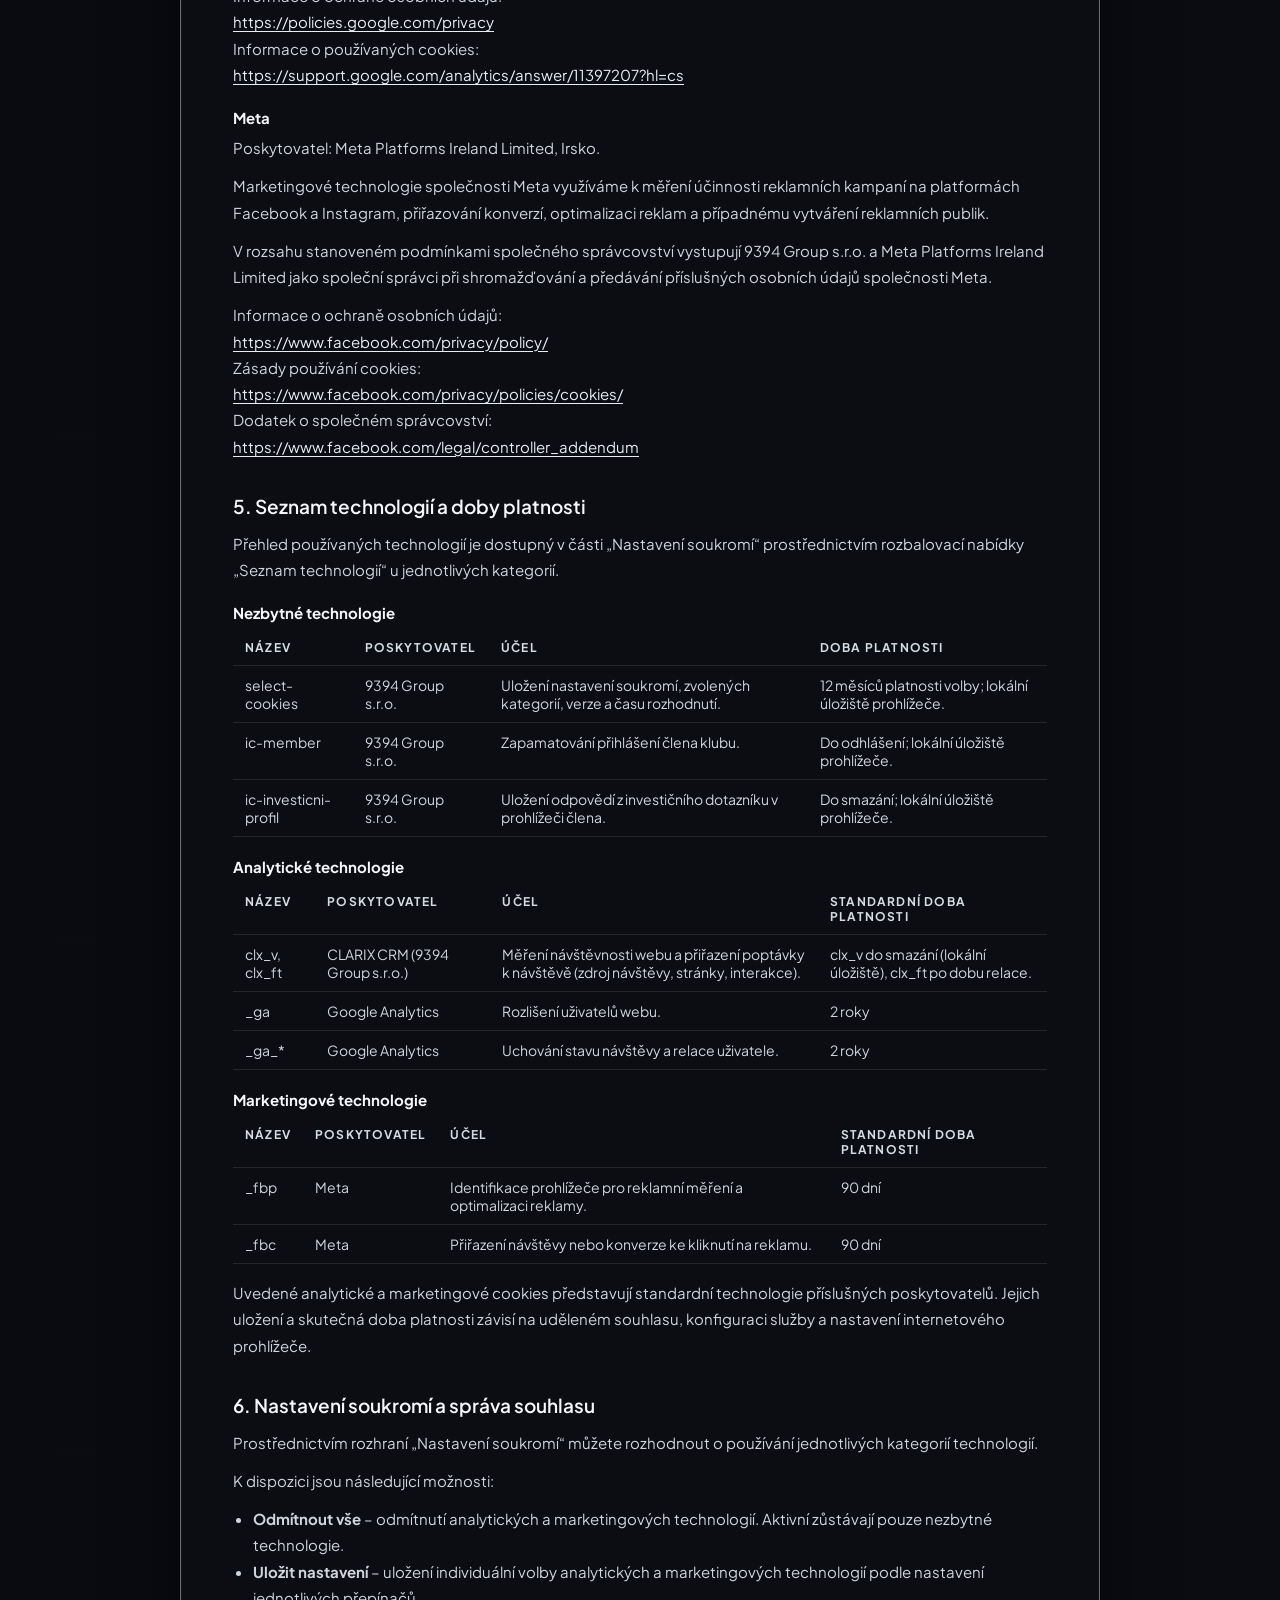
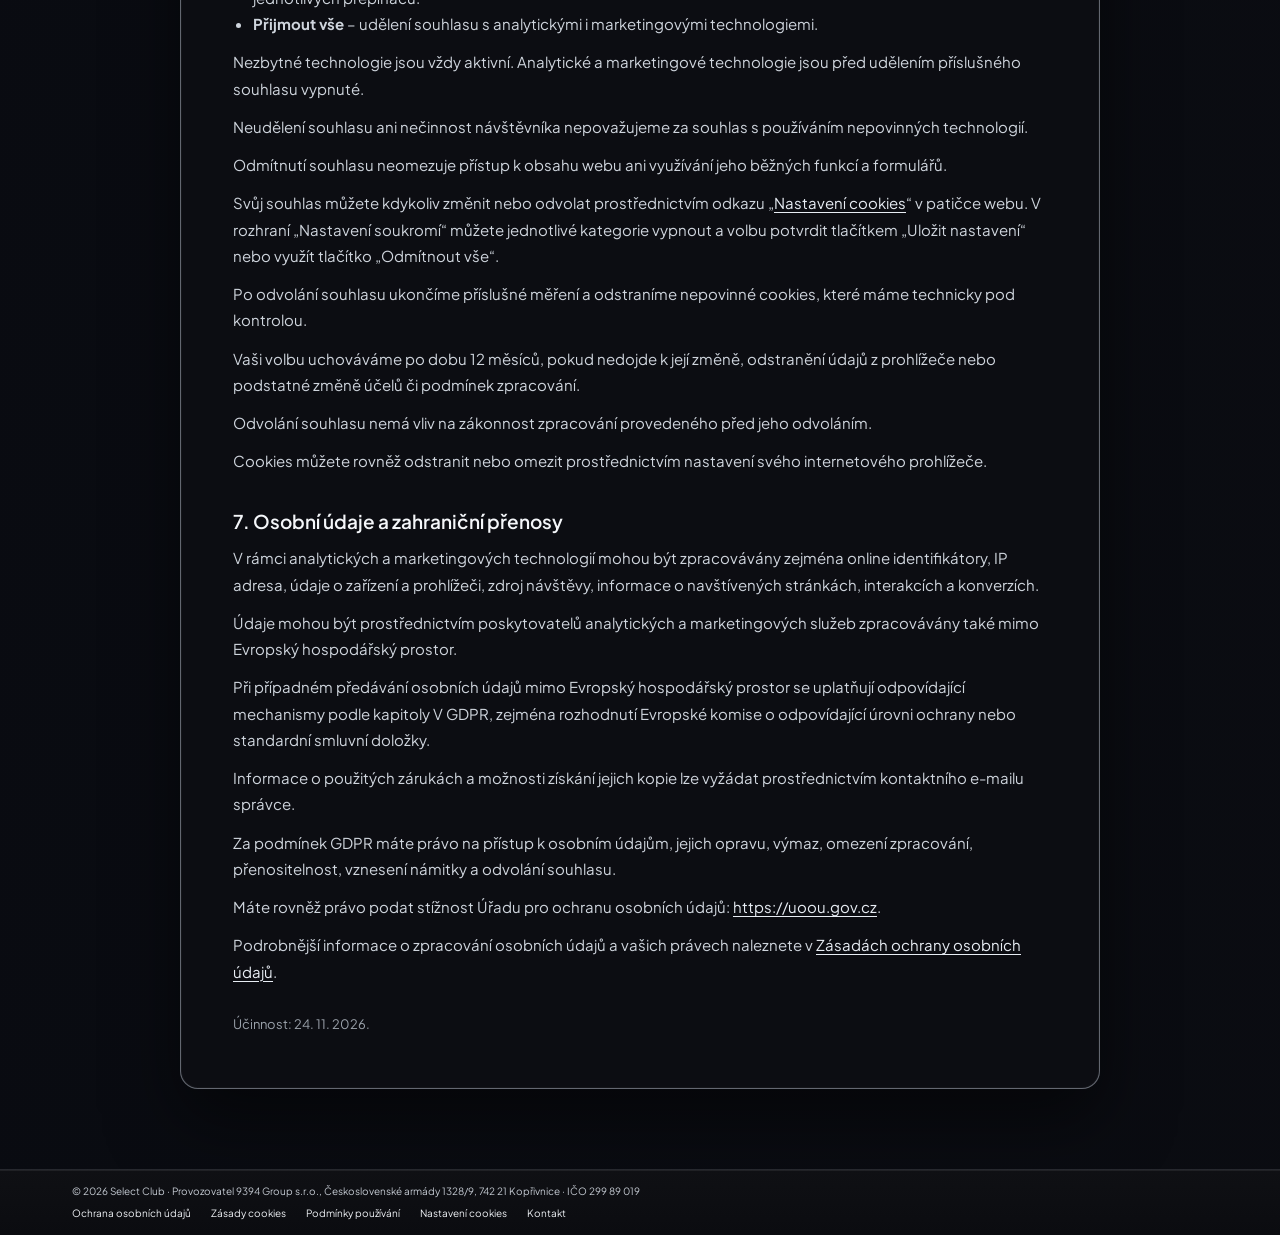
<file: zasady-cookies.html>
<!doctype html>
<html lang="cs" data-pismo="jakarta">
<head>
  <meta charset="utf-8">
  <meta name="viewport" content="width=device-width, initial-scale=1">
  <meta name="color-scheme" content="dark">
  <meta name="theme-color" content="#0c0d12">
  
  <title>Zásady používání cookies — Select Club</title>
  <link rel="preconnect" href="https://fonts.googleapis.com">
  <link rel="preconnect" href="https://fonts.gstatic.com" crossorigin>
  <link rel="icon" type="image/png" sizes="48x48" href="assets/favicon-48.png">
  <link rel="apple-touch-icon" href="assets/favicon-180.png">
  <link rel="stylesheet" href="https://fonts.googleapis.com/css2?family=Plus+Jakarta+Sans:wght@400;500;600;700&display=swap">
  <link rel="stylesheet" href="styles.css?v=64">
  <link rel="stylesheet" href="dotaznik.css?v=13">
  <script src="nav.js?v=2" defer></script>
  <script src="crm.js?v=4" defer></script>
  <script src="cookies.js?v=2" defer></script>
</head>
<body class="q-page access-locked">
  <div class="sub-header-wrap">
    <header class="site-header sub-header">
      <a class="brand brand-logo" href="index.html" aria-label="Select Club — úvodní stránka"><img class="logo-mark" src="assets/logo-mark.png" alt="" width="53" height="40"><img class="logo-word" src="assets/logo-wordmark.png" alt="Select Club" width="157" height="16"></a>

      <button class="menu-toggle" id="menu-toggle" type="button" aria-label="Otevřít navigaci" aria-controls="main-nav" aria-expanded="false">
        <svg class="menu-icon menu-icon-open" viewBox="0 0 24 24" fill="none" stroke="currentColor" stroke-width="1.5" aria-hidden="true"><path d="M3 7h18M3 12h18M3 17h18" /></svg>
        <svg class="menu-icon menu-icon-close" viewBox="0 0 24 24" fill="none" stroke="currentColor" stroke-width="1.5" aria-hidden="true"><path d="M5 5l14 14M19 5L5 19" /></svg>
      </button>

      <nav class="main-nav" id="main-nav" aria-label="Hlavní navigace">
        <a class="nav-link" href="index.html">O klubu</a>
        <a class="nav-link" href="index.html#projekty">Vybrané projekty</a>
        <a class="nav-link" href="profil.html">Investiční profil</a>
        <a class="nav-link" href="kontakt.html">Kontakt</a>
      </nav>

      <a class="login-btn" href="index.html#login" id="sub-login">
        <svg viewBox="0 0 24 24" width="18" height="18" fill="none" stroke="currentColor" stroke-width="1.6" stroke-linecap="round" stroke-linejoin="round" aria-hidden="true"><circle cx="12" cy="8" r="4"/><path d="M4.5 21a7.5 7.5 0 0 1 15 0"/></svg>
        <span>Login</span>
      </a>
    </header>
  </div>

  <main class="q-main">
    <section class="q-card legal-card">
      <p class="q-eyebrow">Právní informace</p>
      <h1 class="q-title">Zásady používání cookies</h1>
      <p class="legal-lead">Select Club | 9394 Group s.r.o. | účinnost od 24. 11. 2026</p>
      <article class="legal">
<h2>1. Provozovatel a správce osobních údajů</h2>
<p>Provozovatelem portálu Select Club a správcem osobních údajů je společnost 9394 Group s.r.o., IČO 299 89 019, se sídlem Československé armády 1328/9, 742 21 Kopřivnice, zapsaná v obchodním rejstříku vedeném Krajským soudem v Ostravě, oddíl C, vložka 105138.</p>
<p>Kontakt: <a href="mailto:info@selectclub.cz">info@selectclub.cz</a><br>Web: <a href="https://www.selectclub.cz">www.selectclub.cz</a></p>
<h2>2. Co jsou cookies a podobné technologie</h2>
<p>Cookies jsou malé datové soubory ukládané do vašeho internetového prohlížeče. Obdobně mohou fungovat pixely, skripty, lokální úložiště a další technologie používané pro zajištění funkčnosti webu, měření návštěvnosti a účinnosti reklamy.</p>
<p>Nezbytné technologie používáme pro fungování webu. Analytické a marketingové technologie používáme pouze na základě vašeho předchozího souhlasu.</p>
<p>Používání těchto technologií se řídí zejména § 89 odst. 3 zákona č. 127/2005 Sb., o elektronických komunikacích, a nařízením Evropského parlamentu a Rady (EU) 2016/679 (GDPR).</p>
<h2>3. Kategorie používaných technologií</h2>
<p>V části „Nastavení soukromí“ jsou technologie rozděleny do tří kategorií:</p>
<div class="table-wrap"><table><thead><tr><th>Kategorie</th><th>Účel</th><th>Režim</th></tr></thead><tbody><tr><td>Nezbytné</td><td>Základní funkčnost, bezpečnost a uložení volby souhlasu.</td><td>Vždy aktivní, pouze v zákonném nezbytném rozsahu.</td></tr><tr><td>Analytické</td><td>Statistiky návštěvnosti, používání stránek a konverzí.</td><td>Pouze se souhlasem.</td></tr><tr><td>Marketingové</td><td>Měření účinnosti reklam, přiřazení konverzí a případné vytváření reklamních publik.</td><td>Pouze se souhlasem.</td></tr></tbody></table></div>
<p>Právním základem zpracování osobních údajů pro analytické a marketingové účely je souhlas podle čl. 6 odst. 1 písm. a) GDPR.</p>
<p>Případné zpracování osobních údajů nezbytné pro provoz a zabezpečení webu je založeno na oprávněném zájmu provozovatele podle čl. 6 odst. 1 písm. f) GDPR.</p>
<h2>4. Poskytovatelé a příjemci údajů</h2>
<h3>CLARIX CRM</h3>
<p>Poskytovatel: 9394 Group s.r.o. (vlastní systém provozovatele).</p>
<p>Měřicí kód vlastního CRM systému provozovatele využíváme ke statistice návštěvnosti webu a k přiřazení odeslané poptávky k návštěvě. Načte se pouze se souhlasem s analytickými technologiemi.</p>
<h3>Google Analytics</h3>
<p>Poskytovatel: Google Ireland Limited, Irsko.</p>
<p>Službu využíváme ke statistickému vyhodnocování návštěvnosti, analýze zdrojů návštěvnosti, používání jednotlivých stránek, měření interakcí a konverzí.</p>
<p>Informace o ochraně osobních údajů:<br><a href="https://policies.google.com/privacy" rel="noopener" target="_blank">https://policies.google.com/privacy</a><br>Informace o používaných cookies:<br><a href="https://support.google.com/analytics/answer/11397207?hl=cs" rel="noopener" target="_blank">https://support.google.com/analytics/answer/11397207?hl=cs</a></p>
<h3>Meta</h3>
<p>Poskytovatel: Meta Platforms Ireland Limited, Irsko.</p>
<p>Marketingové technologie společnosti Meta využíváme k měření účinnosti reklamních kampaní na platformách Facebook a Instagram, přiřazování konverzí, optimalizaci reklam a případnému vytváření reklamních publik.</p>
<p>V rozsahu stanoveném podmínkami společného správcovství vystupují 9394 Group s.r.o. a Meta Platforms Ireland Limited jako společní správci při shromažďování a předávání příslušných osobních údajů společnosti Meta.</p>
<p>Informace o ochraně osobních údajů:<br><a href="https://www.facebook.com/privacy/policy/" rel="noopener" target="_blank">https://www.facebook.com/privacy/policy/</a><br>Zásady používání cookies:<br><a href="https://www.facebook.com/privacy/policies/cookies/" rel="noopener" target="_blank">https://www.facebook.com/privacy/policies/cookies/</a><br>Dodatek o společném správcovství:<br><a href="https://www.facebook.com/legal/controller_addendum" rel="noopener" target="_blank">https://www.facebook.com/legal/controller_addendum</a></p>
<h2>5. Seznam technologií a doby platnosti</h2>
<p>Přehled používaných technologií je dostupný v části „Nastavení soukromí“ prostřednictvím rozbalovací nabídky „Seznam technologií“ u jednotlivých kategorií.</p>
<h3>Nezbytné technologie</h3>
<div class="table-wrap"><table><thead><tr><th>Název</th><th>Poskytovatel</th><th>Účel</th><th>Doba platnosti</th></tr></thead><tbody><tr><td>select-cookies</td><td>9394 Group s.r.o.</td><td>Uložení nastavení soukromí, zvolených kategorií, verze a času rozhodnutí.</td><td>12 měsíců platnosti volby; lokální úložiště prohlížeče.</td></tr><tr><td>ic-member</td><td>9394 Group s.r.o.</td><td>Zapamatování přihlášení člena klubu.</td><td>Do odhlášení; lokální úložiště prohlížeče.</td></tr><tr><td>ic-investicni-profil</td><td>9394 Group s.r.o.</td><td>Uložení odpovědí z investičního dotazníku v prohlížeči člena.</td><td>Do smazání; lokální úložiště prohlížeče.</td></tr></tbody></table></div>
<h3>Analytické technologie</h3>
<div class="table-wrap"><table><thead><tr><th>Název</th><th>Poskytovatel</th><th>Účel</th><th>Standardní doba platnosti</th></tr></thead><tbody><tr><td>clx_v, clx_ft</td><td>CLARIX CRM (9394 Group s.r.o.)</td><td>Měření návštěvnosti webu a přiřazení poptávky k návštěvě (zdroj návštěvy, stránky, interakce).</td><td>clx_v do smazání (lokální úložiště), clx_ft po dobu relace.</td></tr><tr><td>_ga</td><td>Google Analytics</td><td>Rozlišení uživatelů webu.</td><td>2 roky</td></tr><tr><td>_ga_*</td><td>Google Analytics</td><td>Uchování stavu návštěvy a relace uživatele.</td><td>2 roky</td></tr></tbody></table></div>
<h3>Marketingové technologie</h3>
<div class="table-wrap"><table><thead><tr><th>Název</th><th>Poskytovatel</th><th>Účel</th><th>Standardní doba platnosti</th></tr></thead><tbody><tr><td>_fbp</td><td>Meta</td><td>Identifikace prohlížeče pro reklamní měření a optimalizaci reklamy.</td><td>90 dní</td></tr><tr><td>_fbc</td><td>Meta</td><td>Přiřazení návštěvy nebo konverze ke kliknutí na reklamu.</td><td>90 dní</td></tr></tbody></table></div>
<p>Uvedené analytické a marketingové cookies představují standardní technologie příslušných poskytovatelů. Jejich uložení a skutečná doba platnosti závisí na uděleném souhlasu, konfiguraci služby a nastavení internetového prohlížeče.</p>
<h2>6. Nastavení soukromí a správa souhlasu</h2>
<p>Prostřednictvím rozhraní „Nastavení soukromí“ můžete rozhodnout o používání jednotlivých kategorií technologií.</p>
<p>K dispozici jsou následující možnosti:</p>
<ul><li><strong>Odmítnout vše</strong> – odmítnutí analytických a marketingových technologií. Aktivní zůstávají pouze nezbytné technologie.</li><li><strong>Uložit nastavení</strong> – uložení individuální volby analytických a marketingových technologií podle nastavení jednotlivých přepínačů.</li><li><strong>Přijmout vše</strong> – udělení souhlasu s analytickými i marketingovými technologiemi.</li></ul>
<p>Nezbytné technologie jsou vždy aktivní. Analytické a marketingové technologie jsou před udělením příslušného souhlasu vypnuté.</p>
<p>Neudělení souhlasu ani nečinnost návštěvníka nepovažujeme za souhlas s používáním nepovinných technologií.</p>
<p>Odmítnutí souhlasu neomezuje přístup k obsahu webu ani využívání jeho běžných funkcí a formulářů.</p>
<p>Svůj souhlas můžete kdykoliv změnit nebo odvolat prostřednictvím odkazu „<button type="button" class="link-inline" data-open-cookies>Nastavení cookies</button>“ v patičce webu. V rozhraní „Nastavení soukromí“ můžete jednotlivé kategorie vypnout a volbu potvrdit tlačítkem „Uložit nastavení“ nebo využít tlačítko „Odmítnout vše“.</p>
<p>Po odvolání souhlasu ukončíme příslušné měření a odstraníme nepovinné cookies, které máme technicky pod kontrolou.</p>
<p>Vaši volbu uchováváme po dobu 12 měsíců, pokud nedojde k její změně, odstranění údajů z prohlížeče nebo podstatné změně účelů či podmínek zpracování.</p>
<p>Odvolání souhlasu nemá vliv na zákonnost zpracování provedeného před jeho odvoláním.</p>
<p>Cookies můžete rovněž odstranit nebo omezit prostřednictvím nastavení svého internetového prohlížeče.</p>
<h2>7. Osobní údaje a zahraniční přenosy</h2>
<p>V rámci analytických a marketingových technologií mohou být zpracovávány zejména online identifikátory, IP adresa, údaje o zařízení a prohlížeči, zdroj návštěvy, informace o navštívených stránkách, interakcích a konverzích.</p>
<p>Údaje mohou být prostřednictvím poskytovatelů analytických a marketingových služeb zpracovávány také mimo Evropský hospodářský prostor.</p>
<p>Při případném předávání osobních údajů mimo Evropský hospodářský prostor se uplatňují odpovídající mechanismy podle kapitoly V GDPR, zejména rozhodnutí Evropské komise o odpovídající úrovni ochrany nebo standardní smluvní doložky.</p>
<p>Informace o použitých zárukách a možnosti získání jejich kopie lze vyžádat prostřednictvím kontaktního e-mailu správce.</p>
<p>Za podmínek GDPR máte právo na přístup k osobním údajům, jejich opravu, výmaz, omezení zpracování, přenositelnost, vznesení námitky a odvolání souhlasu.</p>
<p>Máte rovněž právo podat stížnost Úřadu pro ochranu osobních údajů: <a href="https://uoou.gov.cz" rel="noopener" target="_blank">https://uoou.gov.cz</a>.</p>
<p>Podrobnější informace o zpracování osobních údajů a vašich právech naleznete v <a href="zasady-ochrany-osobnich-udaju.html">Zásadách ochrany osobních údajů</a>.</p>
<p class="legal-eff">Účinnost: 24. 11. 2026.</p>
      </article>
    </section>
  </main>
  <footer class="site-footer f-footer">
      <div class="f-bottom">
        <span>© 2026 Select Club · Provozovatel 9394 Group s.r.o., Československé armády 1328/9, 742 21 Kopřivnice · IČO 299 89 019</span>
        <nav class="f-legal" aria-label="Právní informace"><a href="zasady-ochrany-osobnich-udaju.html">Ochrana osobních údajů</a><a href="zasady-cookies.html">Zásady cookies</a><a href="podminky-pouzivani.html">Podmínky používání</a><button type="button" data-open-cookies>Nastavení cookies</button><a href="kontakt.html">Kontakt</a></nav>
      </div>
    </footer>
</body>
</html>
</file>
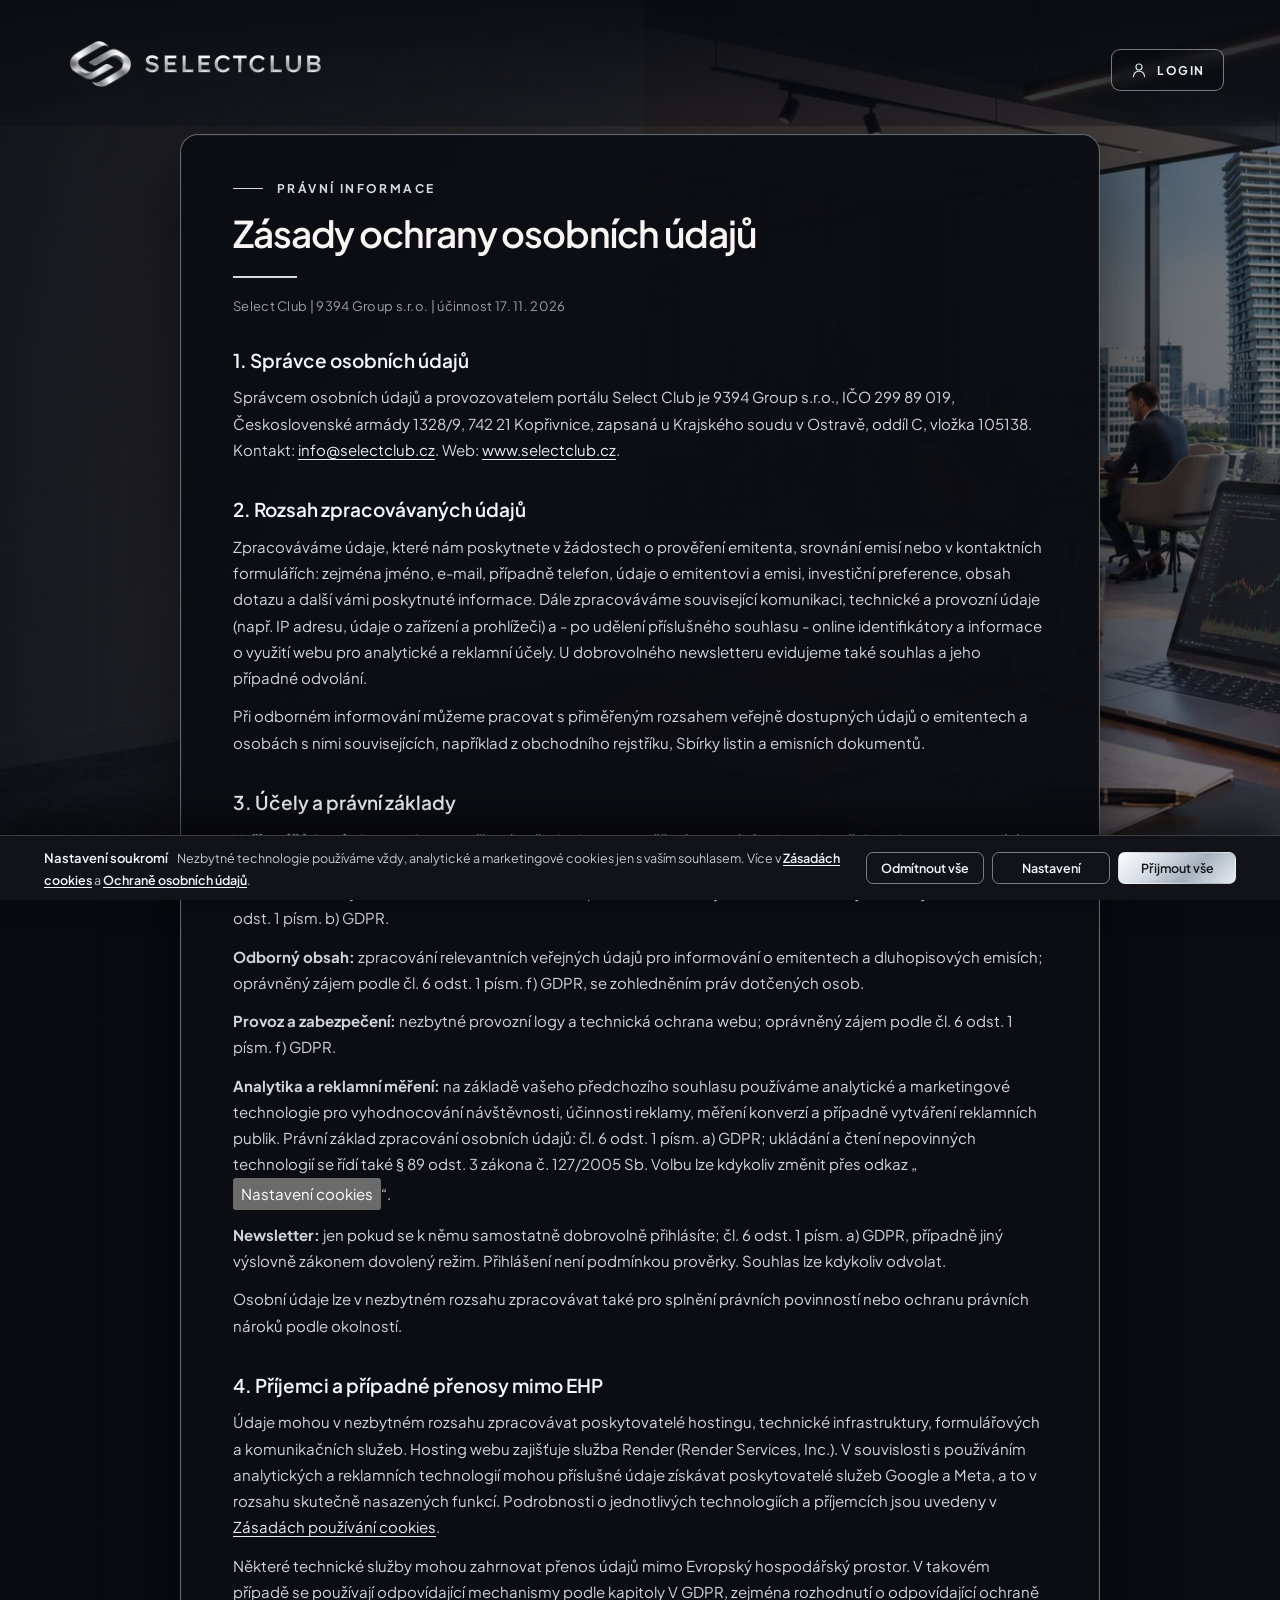
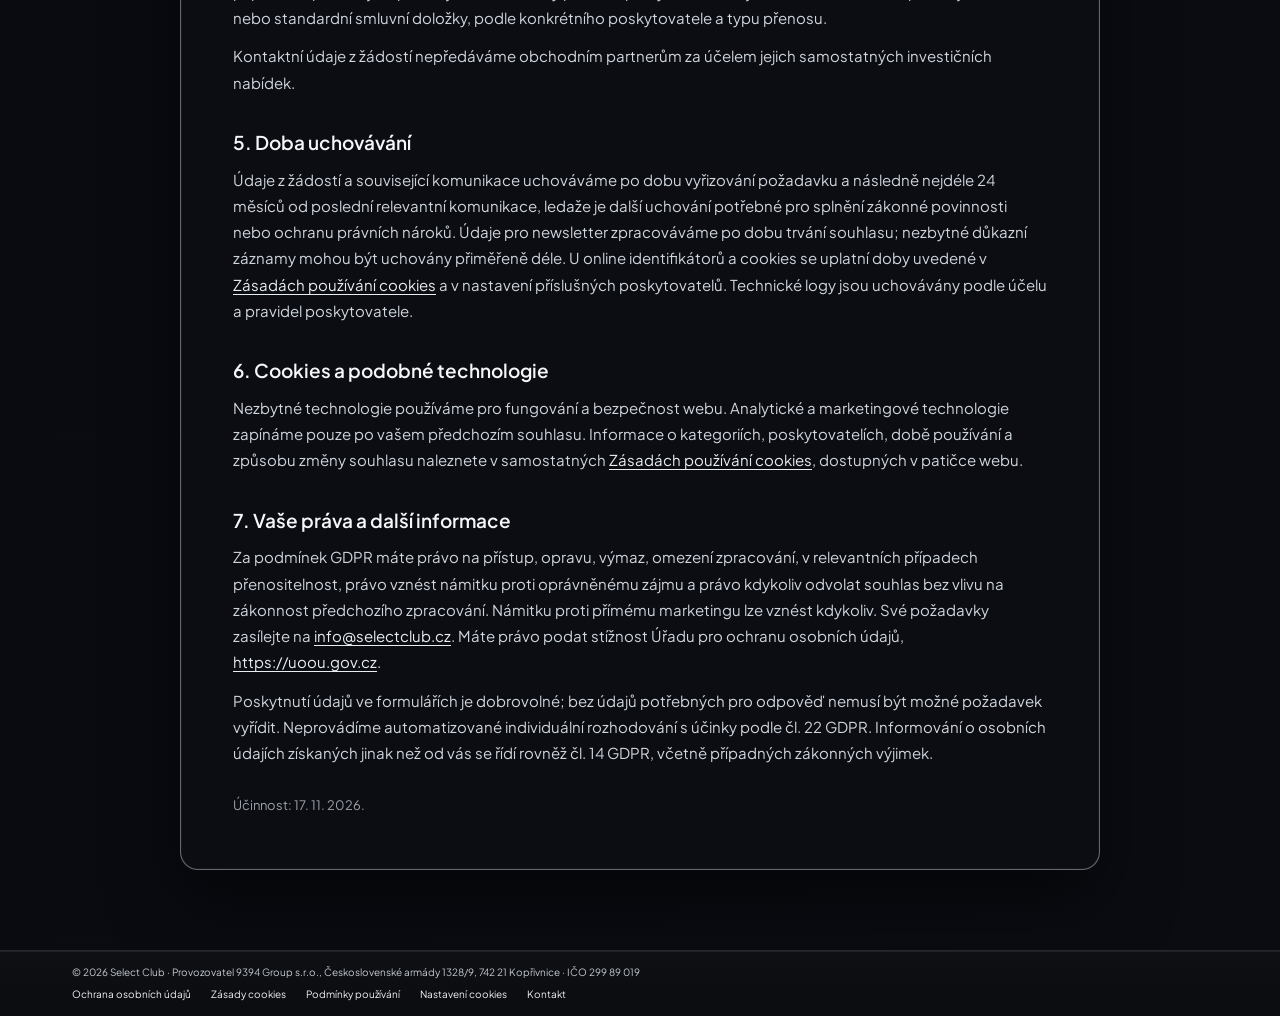
<file: zasady-ochrany-osobnich-udaju.html>
<!doctype html>
<html lang="cs" data-pismo="jakarta">
<head>
  <meta charset="utf-8">
  <meta name="viewport" content="width=device-width, initial-scale=1">
  <meta name="color-scheme" content="dark">
  <meta name="theme-color" content="#0c0d12">
  
  <title>Zásady ochrany osobních údajů — Select Club</title>
  <link rel="preconnect" href="https://fonts.googleapis.com">
  <link rel="preconnect" href="https://fonts.gstatic.com" crossorigin>
  <link rel="icon" type="image/png" sizes="48x48" href="assets/favicon-48.png">
  <link rel="apple-touch-icon" href="assets/favicon-180.png">
  <link rel="stylesheet" href="https://fonts.googleapis.com/css2?family=Plus+Jakarta+Sans:wght@400;500;600;700&display=swap">
  <link rel="stylesheet" href="styles.css?v=64">
  <link rel="stylesheet" href="dotaznik.css?v=13">
  <script src="nav.js?v=2" defer></script>
  <script src="crm.js?v=4" defer></script>
  <script src="cookies.js?v=2" defer></script>
</head>
<body class="q-page access-locked">
  <div class="sub-header-wrap">
    <header class="site-header sub-header">
      <a class="brand brand-logo" href="index.html" aria-label="Select Club — úvodní stránka"><img class="logo-mark" src="assets/logo-mark.png" alt="" width="53" height="40"><img class="logo-word" src="assets/logo-wordmark.png" alt="Select Club" width="157" height="16"></a>

      <button class="menu-toggle" id="menu-toggle" type="button" aria-label="Otevřít navigaci" aria-controls="main-nav" aria-expanded="false">
        <svg class="menu-icon menu-icon-open" viewBox="0 0 24 24" fill="none" stroke="currentColor" stroke-width="1.5" aria-hidden="true"><path d="M3 7h18M3 12h18M3 17h18" /></svg>
        <svg class="menu-icon menu-icon-close" viewBox="0 0 24 24" fill="none" stroke="currentColor" stroke-width="1.5" aria-hidden="true"><path d="M5 5l14 14M19 5L5 19" /></svg>
      </button>

      <nav class="main-nav" id="main-nav" aria-label="Hlavní navigace">
        <a class="nav-link" href="index.html">O klubu</a>
        <a class="nav-link" href="index.html#projekty">Vybrané projekty</a>
        <a class="nav-link" href="profil.html">Investiční profil</a>
        <a class="nav-link" href="kontakt.html">Kontakt</a>
      </nav>

      <a class="login-btn" href="index.html#login" id="sub-login">
        <svg viewBox="0 0 24 24" width="18" height="18" fill="none" stroke="currentColor" stroke-width="1.6" stroke-linecap="round" stroke-linejoin="round" aria-hidden="true"><circle cx="12" cy="8" r="4"/><path d="M4.5 21a7.5 7.5 0 0 1 15 0"/></svg>
        <span>Login</span>
      </a>
    </header>
  </div>

  <main class="q-main">
    <section class="q-card legal-card">
      <p class="q-eyebrow">Právní informace</p>
      <h1 class="q-title">Zásady ochrany osobních údajů</h1>
      <p class="legal-lead">Select Club | 9394 Group s.r.o. | účinnost 17. 11. 2026</p>
      <article class="legal">
<h2>1. Správce osobních údajů</h2>
<p>Správcem osobních údajů a provozovatelem portálu Select Club je 9394 Group s.r.o., IČO 299 89 019, Československé armády 1328/9, 742 21 Kopřivnice, zapsaná u Krajského soudu v Ostravě, oddíl C, vložka 105138. Kontakt: <a href="mailto:info@selectclub.cz">info@selectclub.cz</a>. Web: <a href="https://www.selectclub.cz">www.selectclub.cz</a>.</p>
<h2>2. Rozsah zpracovávaných údajů</h2>
<p>Zpracováváme údaje, které nám poskytnete v žádostech o prověření emitenta, srovnání emisí nebo v kontaktních formulářích: zejména jméno, e-mail, případně telefon, údaje o emitentovi a emisi, investiční preference, obsah dotazu a další vámi poskytnuté informace. Dále zpracováváme související komunikaci, technické a provozní údaje (např. IP adresu, údaje o zařízení a prohlížeči) a - po udělení příslušného souhlasu - online identifikátory a informace o využití webu pro analytické a reklamní účely. U dobrovolného newsletteru evidujeme také souhlas a jeho případné odvolání.</p>
<p>Při odborném informování můžeme pracovat s přiměřeným rozsahem veřejně dostupných údajů o emitentech a osobách s nimi souvisejících, například z obchodního rejstříku, Sbírky listin a emisních dokumentů.</p>
<h2>3. Účely a právní základy</h2>
<p><strong>Vyřízení žádostí a komunikace:</strong> vyřízení požadavku na prověření, srovnání nebo odpověď na dotaz a navazující komunikace. Právní základ: čl. 6 odst. 1 písm. f) GDPR - oprávněný zájem na vyřízení vámi iniciovaného požadavku a evidenci související komunikace. Pokud konkrétní požadavek směřuje k uzavření smlouvy, může být relevantní čl. 6 odst. 1 písm. b) GDPR.</p>
<p><strong>Odborný obsah:</strong> zpracování relevantních veřejných údajů pro informování o emitentech a dluhopisových emisích; oprávněný zájem podle čl. 6 odst. 1 písm. f) GDPR, se zohledněním práv dotčených osob.</p>
<p><strong>Provoz a zabezpečení:</strong> nezbytné provozní logy a technická ochrana webu; oprávněný zájem podle čl. 6 odst. 1 písm. f) GDPR.</p>
<p><strong>Analytika a reklamní měření:</strong> na základě vašeho předchozího souhlasu používáme analytické a marketingové technologie pro vyhodnocování návštěvnosti, účinnosti reklamy, měření konverzí a případně vytváření reklamních publik. Právní základ zpracování osobních údajů: čl. 6 odst. 1 písm. a) GDPR; ukládání a čtení nepovinných technologií se řídí také § 89 odst. 3 zákona č. 127/2005 Sb. Volbu lze kdykoliv změnit přes odkaz „<button type="button" data-open-cookies>Nastavení cookies</button>“.</p>
<p><strong>Newsletter:</strong> jen pokud se k němu samostatně dobrovolně přihlásíte; čl. 6 odst. 1 písm. a) GDPR, případně jiný výslovně zákonem dovolený režim. Přihlášení není podmínkou prověrky. Souhlas lze kdykoliv odvolat.</p>
<p>Osobní údaje lze v nezbytném rozsahu zpracovávat také pro splnění právních povinností nebo ochranu právních nároků podle okolností.</p>
<h2>4. Příjemci a případné přenosy mimo EHP</h2>
<p>Údaje mohou v nezbytném rozsahu zpracovávat poskytovatelé hostingu, technické infrastruktury, formulářových a komunikačních služeb. Hosting webu zajišťuje služba Render (Render Services, Inc.). V souvislosti s používáním analytických a reklamních technologií mohou příslušné údaje získávat poskytovatelé služeb Google a Meta, a to v rozsahu skutečně nasazených funkcí. Podrobnosti o jednotlivých technologiích a příjemcích jsou uvedeny v <a href="zasady-cookies.html">Zásadách používání cookies</a>.</p>
<p>Některé technické služby mohou zahrnovat přenos údajů mimo Evropský hospodářský prostor. V takovém případě se používají odpovídající mechanismy podle kapitoly V GDPR, zejména rozhodnutí o odpovídající ochraně nebo standardní smluvní doložky, podle konkrétního poskytovatele a typu přenosu.</p>
<p>Kontaktní údaje z žádostí nepředáváme obchodním partnerům za účelem jejich samostatných investičních nabídek.</p>
<h2>5. Doba uchovávání</h2>
<p>Údaje z žádostí a související komunikace uchováváme po dobu vyřizování požadavku a následně nejdéle 24 měsíců od poslední relevantní komunikace, ledaže je další uchování potřebné pro splnění zákonné povinnosti nebo ochranu právních nároků. Údaje pro newsletter zpracováváme po dobu trvání souhlasu; nezbytné důkazní záznamy mohou být uchovány přiměřeně déle. U online identifikátorů a cookies se uplatní doby uvedené v <a href="zasady-cookies.html">Zásadách používání cookies</a> a v nastavení příslušných poskytovatelů. Technické logy jsou uchovávány podle účelu a pravidel poskytovatele.</p>
<h2>6. Cookies a podobné technologie</h2>
<p>Nezbytné technologie používáme pro fungování a bezpečnost webu. Analytické a marketingové technologie zapínáme pouze po vašem předchozím souhlasu. Informace o kategoriích, poskytovatelích, době používání a způsobu změny souhlasu naleznete v samostatných <a href="zasady-cookies.html">Zásadách používání cookies</a>, dostupných v patičce webu.</p>
<h2>7. Vaše práva a další informace</h2>
<p>Za podmínek GDPR máte právo na přístup, opravu, výmaz, omezení zpracování, v relevantních případech přenositelnost, právo vznést námitku proti oprávněnému zájmu a právo kdykoliv odvolat souhlas bez vlivu na zákonnost předchozího zpracování. Námitku proti přímému marketingu lze vznést kdykoliv. Své požadavky zasílejte na <a href="mailto:info@selectclub.cz">info@selectclub.cz</a>. Máte právo podat stížnost Úřadu pro ochranu osobních údajů, <a href="https://uoou.gov.cz" rel="noopener" target="_blank">https://uoou.gov.cz</a>.</p>
<p>Poskytnutí údajů ve formulářích je dobrovolné; bez údajů potřebných pro odpověď nemusí být možné požadavek vyřídit. Neprovádíme automatizované individuální rozhodování s účinky podle čl. 22 GDPR. Informování o osobních údajích získaných jinak než od vás se řídí rovněž čl. 14 GDPR, včetně případných zákonných výjimek.</p>
<p class="legal-eff">Účinnost: 17. 11. 2026.</p>
      </article>
    </section>
  </main>
  <footer class="site-footer f-footer">
      <div class="f-bottom">
        <span>© 2026 Select Club · Provozovatel 9394 Group s.r.o., Československé armády 1328/9, 742 21 Kopřivnice · IČO 299 89 019</span>
        <nav class="f-legal" aria-label="Právní informace"><a href="zasady-ochrany-osobnich-udaju.html">Ochrana osobních údajů</a><a href="zasady-cookies.html">Zásady cookies</a><a href="podminky-pouzivani.html">Podmínky používání</a><button type="button" data-open-cookies>Nastavení cookies</button><a href="kontakt.html">Kontakt</a></nav>
      </div>
    </footer>
</body>
</html>
</file>
<file: styles.css>
:root {
  --content-width: 1440px;
  --gutter: 84px;
  --header-height: 126px;
  --hero-height: 632px;
  --features-height: 192px;
  --footer-height: 0px;
  --font-serif: Baskerville, "Iowan Old Style", Georgia, "Times New Roman", serif;
  --font-sans: Arial, "Helvetica Neue", Helvetica, sans-serif;
  --text: #f7f4f3;
  --muted: #e0dcd9;
  --bg: #0c0d12;
  --surface: #151619;
  --divider: #4a515b;
  --accent: #d3dbe5;
  --cta-start: #f7f9fc;
  --cta-end: #9aa4b1;
  --cta-text: #191a1b;
  --cta-radius: 10px;
  --logo-size: 32px;
  --h1-size: 61.6px;
  --h1-lh: .99;
  --body-size: 17.6px;
  --eyebrow-size: 15.2px;
  --nav-size: 13.6px;
  --feature-label-size: 16px;
  --hero-cta-width: 335px;
  --hero-cta-height: 70px;
  --header-cta-width: 217px;
  --header-cta-height: 56px;
}
* { box-sizing: border-box; }
html { scroll-behavior: smooth; }
body { margin: 0; min-width: 320px; background: var(--bg); color: var(--text); font-family: var(--font-sans); -webkit-font-smoothing: antialiased; }
button, input, select, textarea { font: inherit; }
button { cursor: pointer; }
button:focus-visible, a:focus-visible, input:focus-visible, textarea:focus-visible, select:focus-visible { outline: 2px solid #e3e9f1; outline-offset: 4px; }
.sr-only { position: absolute; width: 1px; height: 1px; margin: -1px; padding: 0; overflow: hidden; clip: rect(0, 0, 0, 0); white-space: nowrap; border: 0; }
.skip-link { position: absolute; top: -80px; left: 15px; z-index: 100; background: #e8edf4; color: #13100d; padding: 12px 20px; border-radius: 8px; }
.skip-link:focus { top: 15px; }
.site-wrap { max-width: var(--content-width); margin: 0 auto; position: relative; background: var(--bg); }
.hero-shell {
  height: calc(var(--header-height) + var(--hero-height));
  background: linear-gradient(90deg, rgba(6,8,13,.16) 0%, rgba(6,8,13,.03) 60%, rgba(0,0,0,.05) 100%), url("assets/hero-lounge.webp") center 59% / cover no-repeat;
  position: relative;
}
header.site-header {
  height: 126px;
  display: grid;
  grid-template-columns: 365px minmax(0, 1fr) 217px;
  align-items: start;
  column-gap: 12px;
  padding: 41px 56px 0 70px;
  position: relative;
  z-index: 2;
}
.brand { display: inline-flex; align-items: center; gap: 15px; text-decoration: none; color: var(--text); align-self: start; white-space: nowrap; }
.brand-mark { color: var(--accent); flex: none; width: 44px; height: 44px; }
.brand-wordmark { font: normal var(--logo-size)/1 var(--font-serif); letter-spacing: -.5px; }
.main-nav { display: flex; align-items: center; justify-content: space-around; gap: 10px; height: var(--header-cta-height); }
.nav-link { color: #f4efec; border: 0; padding: 10px 3px; background: transparent; font-size: var(--nav-size); white-space: nowrap; transition: color .2s ease; }
.nav-link:hover { color: #e3e9f1; }
.cta { border: 1px solid rgba(240,244,250,.19); display: inline-flex; justify-content: center; align-items: center; text-align: center; border-radius: var(--cta-radius); background: linear-gradient(135deg,var(--cta-start), var(--cta-end)); color: var(--cta-text); font-weight: 700; transition: filter .2s ease, transform .2s ease, box-shadow .2s ease; box-shadow: inset 0 1px 1px rgba(255,255,255,.3), 0 8px 20px rgba(0,0,0,.16); }
.cta:hover { filter: brightness(1.08); transform: translateY(-2px); box-shadow: inset 0 1px 1px rgba(255,255,255,.3),0 12px 24px rgba(0,0,0,.3); }
.cta:active { transform: translateY(0); }
.cta-header { width: var(--header-cta-width); height: var(--header-cta-height); font-size: 12.8px; white-space: nowrap; }
.menu-toggle { display: none; }
section#hero {
  height: 632px;
  position: relative;
  display: flex;
  align-items: flex-start;
}
.hero-inner { padding-top: 86px; padding-left: var(--gutter); width: 100%; }
.eyebrow { color: #e6ebf2; font-size: var(--eyebrow-size); line-height: 1.2; font-weight: 700; text-transform: uppercase; letter-spacing: 2.9px; margin: 0 0 26px; }
.hero h1 { font-family: var(--font-serif); font-size: var(--h1-size); font-weight: 400; line-height: var(--h1-lh); letter-spacing: -1.7px; margin: 0; max-width: 730px; text-shadow: 0 2px 16px rgba(0,0,0,.1); }
.hero-description { max-width: 755px; margin: 23px 0 42px; font-size: var(--body-size); font-weight: 400; line-height: 1.47; color: var(--muted); letter-spacing: -.22px; text-shadow: 0 1px 8px rgba(0,0,0,.3); }
.cta-hero { width: var(--hero-cta-width); height: var(--hero-cta-height); padding: 0 32px; gap: 18px; font-size: 16.8px; }
section#features {
  height: 192px;
  background: radial-gradient(ellipse at 62% 0%, rgba(70,78,90,.25), transparent 60%), linear-gradient(90deg, #121316, #1c1e22 68%, #17191c);
  box-shadow: 0 -14px 24px rgba(8,6,6,.15);
}
.features-grid { max-width: 1372px; margin: auto; height: 100%; display: grid; grid-template-columns: repeat(4,minmax(0,1fr)); align-items: stretch; padding: 30px 26px 24px; }
.feature { display: flex; flex-direction: column; align-items: center; text-align: center; margin: 0; position: relative; }
.feature:not(:last-child)::after { content: ""; position: absolute; height: 120px; width: 1px; right: 0; top: 2px; background: linear-gradient(180deg,transparent, var(--divider), transparent); opacity: .72; }
.feature-icon { width: 43px; height: 43px; color: var(--accent); flex: none; }
.feature h2 { font: 400 var(--feature-label-size)/1.32 var(--font-sans); margin: 17px 10px 0; letter-spacing: -.3px; color: #e9e3e0; }
footer.site-footer { height: 0px; overflow: hidden; }
/* Accessible interactive panels exist outside the visual reference and do not change the page geometry. */
.dialog-layer[hidden] { display: none; }
.dialog-layer { position: fixed; z-index: 50; inset: 0; display: grid; place-items: center; padding: 16px; }
.dialog-backdrop { position: absolute; inset: 0; background: rgba(3,5,10,.78); backdrop-filter: blur(8px); -webkit-backdrop-filter: blur(8px); }
.dialog-panel { position: relative; z-index: 1; width: min(100%, 540px); max-height: min(720px, 92dvh); overflow-y: auto; padding: 36px 38px 35px; background: linear-gradient(155deg,#242326,#111317 75%); border: 1px solid rgba(205,214,226,.42); border-radius: 17px; box-shadow: 0 30px 90px rgba(0,0,0,.6); }
.dialog-close { position: absolute; right: 18px; top: 16px; display: grid; place-items: center; width: 44px; height: 44px; border: 1px solid #59616c; border-radius: 50%; color: #dfe5ec; background: transparent; }
.dialog-close:hover { background: rgba(255,255,255,.08); }
.dialog-eyebrow { text-transform: uppercase; letter-spacing: 2px; color: var(--accent); font-size: 12px; font-weight: 700; margin: 0 48px 14px 0; }
.dialog-panel h2 { font: 400 30.4px/1.12 var(--font-serif); margin: 0 28px 17px 0; }
.dialog-panel p { color: #dfdad4; font-size: 12.8px; line-height: 1.6; }
.dialog-panel .dialog-intro { margin: 0 0 22px; }
.demo-notice { background: rgba(205,214,226,.08); color: #dde3eb; border: 1px solid rgba(205,214,226,.3); border-radius: 8px; padding: 12px 14px; margin: 16px 0 22px; font-size: 12px; line-height: 1.5; }
.form-grid { display: grid; gap: 16px; }
.field { display: grid; gap: 8px; }
.field label { font-size: 12px; color: #f2eee9; }
.field input, .field textarea, .field select { display: block; width: 100%; min-height: 46px; border: 1px solid #626a75; border-radius: 8px; background: #15171a; color: #fff; padding: 12px; outline-offset: 3px; font-size: 12.8px; }
.field textarea { resize: vertical; min-height: 90px; }
.field input:focus, .field textarea:focus, .field select:focus { border-color: var(--accent); }
.field small { color: #e5ad9e; display: block; min-height: 0; font-size: 12px; }
.field [aria-invalid="true"] { border-color: #f3a48e; }
.dialog-submit { width: 100%; min-height: 52px; margin-top: 5px; font-size: 12.8px; }
.dialog-action { width: 100%; min-height: 52px; font-size: 12.8px; margin-top: 10px; }
.success-title { font: 400 22.4px/1.18 var(--font-serif); color: #e3e9f1; margin: 6px 0 10px; }
.success-actions { display:flex; flex-wrap:wrap; gap:10px; margin-top:24px; }
.secondary-btn { border: 1px solid #7b8592; border-radius: 9px; background: transparent; color: #dfe5ec; min-height: 45px; padding: 0 16px; }
.secondary-btn:hover { background: rgba(255,255,255,.07); }
.dialog-panel .facts { list-style:none; padding:0; margin:20px 0; display:grid; gap:12px; }
.dialog-panel .facts li { padding-left:22px; position:relative; color:#e2e6eb; font-size:12px; line-height:1.5; }
.dialog-panel .facts li:before { content:""; position:absolute; left:0; top:8px; width:8px; height:8px; border:1px solid var(--accent); transform:rotate(45deg); }
body.modal-open { overflow: hidden; }
@media (min-width: 1441px) {
  .site-wrap { box-shadow: 0 10px 80px rgba(0,0,0,.2); }
}
@media (max-width: 1120px) {
  :root { --gutter: 56px; --logo-size: 25.6px; --h1-size: 52.8px; --body-size: 16px; }
  header.site-header { grid-template-columns: 285px minmax(0,1fr) 186px; padding-left: 48px; padding-right: 35px; gap: 6px; }
  .brand-mark { width: 35px; }
  .brand { gap: 10px; }
  .nav-link { font-size: 12px; }
  .cta-header { width: 186px; font-size: 12px; }
  .hero-inner { padding-top: 78px; }
  .hero-description { max-width: 640px; }
}
@media (max-width: 820px) {
  :root { --header-height: 96px; --hero-height: 610px; --features-height: 255px; --gutter: 32px; --h1-size: 46.4px; --body-size: 15.2px; }
  .hero-shell { height: calc(var(--header-height) + var(--hero-height)); background-position: 57% center; }
  header.site-header { height: var(--header-height); display:flex; align-items:center; justify-content:space-between; padding: 0 32px; }
  .brand-mark { width: 36px; height: 36px; }
  .brand-wordmark { font-size: 26.4px; }
  .menu-toggle { display: grid; place-items: center; order: 3; border: 1px solid rgba(205,214,226,.6); color: #e8edf4; background: rgba(0,0,0,.35); border-radius: 9px; width: 48px; height: 48px; }
  .menu-icon { width: 28px; height: 28px; }
  .menu-icon-close { display:none; }
  .menu-toggle[aria-expanded="true"] .menu-icon-close { display:block; }
  .menu-toggle[aria-expanded="true"] .menu-icon-open { display:none; }
  .main-nav { display: none; position: absolute; top: 85px; left: 24px; right: 24px; height: auto; flex-direction: column; padding: 14px; align-items: stretch; border: 1px solid #5d6672; border-radius: 13px; background: #19171a; box-shadow: 0 15px 30px rgba(0,0,0,.35); }
  .main-nav.is-open { display:flex; }
  .nav-link { font-size: 13.6px; padding: 14px; min-height: 48px; text-align: left; }
  .cta-header { display: none; }
  section#hero { height: var(--hero-height); }
  .hero-inner { padding-top: 80px; }
  .hero-description { max-width: 580px; }
  .features-grid { grid-template-columns: repeat(2,1fr); grid-template-rows: repeat(2,1fr); padding: 12px 14px; }
  section#features { height: var(--features-height); }
  .feature { justify-content:center; }
  .feature:not(:last-child)::after { display:none; }
  .feature-icon { width: 34px; height:34px; }
  .feature h2 { margin-top: 10px; font-size: 12.8px; }
}
@media (max-width: 540px) {
  :root { --header-height: 84px; --hero-height: 570px; --features-height: 254px; --gutter: 24px; --h1-size: clamp(34.4px,8.24vw,45.6px); --body-size: 13.6px; --eyebrow-size: 11.2px; }
  .hero-shell { background-position: 57% center; }
  .hero-shell::after { content:""; position:absolute; inset:0; pointer-events:none; background:linear-gradient(90deg,rgba(4,7,13,.36),rgba(4,7,13,.05) 100%); }
  header.site-header { height:var(--header-height); padding:0 22px; z-index:3; }
  .brand-wordmark { font-size: 22.4px; }
  .brand-mark { width:29px; height:34px; }
  .brand { gap:7px; }
  .menu-toggle { width:45px; height:45px; }
  .main-nav { top:75px; left:14px; right:14px; }
  section#hero { height:var(--hero-height); z-index:1; }
  .hero-inner { padding-top: 72px; padding-right: 18px; }
  .eyebrow { margin-bottom: 22px; letter-spacing:2.3px; }
  .hero h1 { line-height:1.04; letter-spacing:-1.9px; }
  .hero-description { margin: 24px 0 32px; font-size:var(--body-size); line-height:1.52; max-width:390px; }
  .desktop-break { display:none; }
  .cta-hero { width: min(100%,310px); height:61px; font-size: 13.6px; gap:12px; padding:0 20px; }
  .cta-hero svg { width:23px; height:23px; }
  .feature-icon { width:34px; height:34px; }
  .feature h2 { font-size:12px; }
  .dialog-panel { padding:32px 22px 25px; }
  .dialog-panel h2 { font-size:25.6px; }
}
@media (prefers-reduced-motion:reduce) {
  html { scroll-behavior:auto; }
  .cta,.nav-link { transition:none; }
}
/* Nové texty + přístup přes žádost: menu je skryté, dokud není přístup udělen */
.access-locked .main-nav, .access-locked .menu-toggle { display: none !important; }
.hero h1 { max-width: none; }
.h1-accent { color: var(--accent); }
.hero-description { max-width: 640px; }
.cta-hero { width: auto; }
.access-note { margin: 16px 0 0 2px; font-size: 12.8px; font-style: italic; color: #cfc6bd; }
.dialog-submit { gap: 10px; }
.form-disclaimer { margin: 2px 0 0; font-size: 12px !important; line-height: 1.5 !important; font-style: italic; color: #bfb6ac !important; }
#verify-form .secondary-btn { width: 100%; }
@media (max-width: 820px) {
  .hero-description, .access-note { text-shadow: 0 1px 10px rgba(0,0,0,.75), 0 0 2px rgba(0,0,0,.6); }
}
/* Rozložení textů podle předlohy (zlatá linka pod nadpisem, CTA verzálkami, výhody s ikonou vlevo) */
.hero-inner { padding-top: 70px; }
.eyebrow { color: var(--accent); margin-bottom: 24px; }
.eyebrow::after { content: ""; display: block; width: 64px; height: 2px; margin-top: 18px; background: var(--accent); }
.hero-description { max-width: 590px; margin: 22px 0 36px; }
.cta-hero { text-transform: uppercase; letter-spacing: .6px; font-size: 15.2px; padding: 0 30px; }
.feature { flex-direction: row; justify-content: center; align-items: center; gap: 22px; text-align: left; }
.feature:not(:last-child)::after { top: 50%; transform: translateY(-50%); height: 96px; }
.feature-icon { width: 48px; height: 48px; }
.feature h2 { margin: 0; font: 600 19.2px/1.18 var(--font-serif); letter-spacing: -.2px; color: #ece5df; }
@media (max-width: 1120px) {
  .feature { gap: 14px; }
  .feature-icon { width: 40px; height: 40px; }
  .feature h2 { font-size: 16px; }
}
@media (max-width: 820px) {
  .hero-inner { padding-top: 64px; }
  .hero-description { max-width: 540px; }
  .feature h2 { font-size: 15.2px; margin: 0; }
}
@media (max-width: 540px) {
  .hero-inner { padding-top: 48px; }
  .eyebrow { margin-bottom: 20px; }
  .eyebrow::after { width: 52px; margin-top: 13px; }
  .hero-description { margin: 18px 0 26px; }
  .cta-hero { width: 100%; font-size: 12px; letter-spacing: .3px; padding: 0 16px; }
  .feature { flex-direction: column; text-align: center; gap: 10px; }
  .feature h2 { font-size: 12.8px; }
}
:root { --h1-size: 57.6px; }
.hero h1 { text-shadow: 0 2px 18px rgba(0,0,0,.55); }
@media (max-width: 1120px) { :root { --h1-size: 49.6px; } }
@media (max-width: 820px) { :root { --h1-size: 43.2px; } }
@media (max-width: 540px) { :root { --h1-size: clamp(30.4px,8.24vw,41.6px); } }
@media (max-width: 540px) { .cta-hero { font-size: 12px; letter-spacing: 0; gap: 8px; padding: 0 14px; white-space: nowrap; } }
@media (max-width: 350px) { .cta-hero { font-size: 12px; } }

/* ---- Login vpravo nahoře ---- */
header.site-header .login-btn { grid-column: 3; justify-self: end; align-self: start; margin-top: 8px; display: inline-flex; align-items: center; gap: 9px; height: 42px; padding: 0 18px; border: 1px solid rgba(205,214,226,.55); border-radius: 9px; background: rgba(8,9,13,.35); color: #e8edf4; font-size: 12px; font-weight: 700; letter-spacing: 1.6px; text-transform: uppercase; backdrop-filter: blur(6px); -webkit-backdrop-filter: blur(6px); transition: background .2s, border-color .2s; }
header.site-header .login-btn:hover { background: rgba(205,214,226,.12); border-color: var(--accent); }
header.site-header .login-btn svg { color: var(--accent); }
.login-status { margin: 4px 0 0; color: #dde3eb !important; font-size: 12px !important; }
.login-hint { margin: 20px 0 0; font-size: 12px !important; color: #bfb6ac !important; }
.link-btn { border: 0; background: none; padding: 0; color: var(--accent); text-decoration: underline; text-underline-offset: 3px; cursor: pointer; font-size: inherit; }

/* ---- Karta Žádost o přístup (decentní, objeví se po kliknutí) ---- */
.access-card { position: absolute; z-index: 5; top: 190px; right: 64px; width: 380px; padding: 28px 28px 22px; background: rgba(12,13,18,.74); border: 1px solid rgba(205,214,226,.32); border-radius: 14px; box-shadow: 0 24px 60px rgba(0,0,0,.45); backdrop-filter: blur(14px) saturate(1.1); -webkit-backdrop-filter: blur(14px) saturate(1.1); color: var(--text); }
.access-card[hidden] { display: none; }
.access-card.is-in { animation: card-in .32s ease-out both; }
@keyframes card-in { from { opacity: 0; transform: translateY(10px); } to { opacity: 1; transform: none; } }
.access-close { position: absolute; top: 12px; right: 12px; width: 34px; height: 34px; display: grid; place-items: center; border: 0; border-radius: 50%; background: transparent; color: #c2cad4; }
.access-close:hover { background: rgba(255,255,255,.07); color: #fff; }
.access-card h2 { margin: 0 34px 0 0; font: 400 24px/1.1 var(--font-serif); letter-spacing: -.4px; }
.access-card h2::after { content: ""; display: block; width: 44px; height: 2px; margin: 14px 0 20px; background: var(--accent); }
#access-form { display: grid; gap: 0; }
.a-field { display: flex; align-items: center; gap: 10px; height: 46px; padding: 0 12px; margin-top: 10px; border: 1px solid rgba(255,255,255,.14); border-radius: 8px; background: rgba(255,255,255,.035); transition: border-color .2s, background .2s; }
.a-field:first-of-type { margin-top: 0; }
.a-field:focus-within { border-color: rgba(205,214,226,.75); background: rgba(255,255,255,.06); }
.a-field svg { flex: none; width: 18px; height: 18px; fill: none; stroke: var(--accent); stroke-width: 1.5; stroke-linecap: round; stroke-linejoin: round; }
.a-field input, .a-field select { flex: 1; min-width: 0; height: 100%; border: 0; outline: 0; background: transparent; color: #f4efe9; font-size: 12px; }
.a-field input::placeholder { color: #a99f95; }
.a-select select { appearance: none; -webkit-appearance: none; cursor: pointer; padding-right: 22px; background: url("data:image/svg+xml,%3Csvg xmlns='http://www.w3.org/2000/svg' viewBox='0 0 24 24' fill='none' stroke='%23d3dbe5' stroke-width='1.8' stroke-linecap='round'%3E%3Cpath d='m6 9 6 6 6-6'/%3E%3C/svg%3E") right center / 16px no-repeat; }
.a-select select:invalid { color: #a99f95; }
.a-select option { background: #15171a; color: #f4efe9; }
.a-field:has([aria-invalid="true"]) { border-color: #e39b86; }
.a-error { display: block; min-height: 0; color: #eaa894; font-size: 12px; line-height: 1.35; margin-top: 4px; }
.a-error:empty { margin-top: 0; }
.a-consent { display: flex; gap: 10px; align-items: flex-start; margin-top: 14px; font-size: 12px; line-height: 1.45; color: #cfc6bd; cursor: pointer; }
.a-consent input { flex: none; width: 16px; height: 16px; margin: 1px 0 0; accent-color: var(--accent); }
.hp { position: absolute !important; left: -9999px; width: 1px; height: 1px; opacity: 0; }
.a-submit { display: inline-flex; align-items: center; justify-content: center; gap: 10px; width: 100%; height: 48px; margin-top: 16px; border: 0; border-radius: 8px; background: linear-gradient(135deg, var(--cta-start), var(--cta-end)); color: var(--cta-text); font-size: 12px; font-weight: 700; letter-spacing: 1.2px; text-transform: uppercase; box-shadow: inset 0 1px 1px rgba(255,255,255,.3); transition: filter .2s; }
.a-submit:hover { filter: brightness(1.07); }
.a-submit:disabled { opacity: .65; cursor: wait; }
.a-status { margin: 10px 0 0; font-size: 12px; color: #dde3eb; min-height: 0; }
.a-status:empty { margin: 0; }
.a-status.is-error { color: #eaa894; }
.a-note { margin: 12px 0 0; font-size: 12px; line-height: 1.5; font-style: italic; color: #a99f95; }
.a-thanks { margin: 0; font-size: 12px; line-height: 1.6; color: #dfd8d0; }

@media (max-width: 1120px) {
  .access-card { right: 32px; width: 350px; top: 150px; }
}
@media (max-width: 820px) {
  header.site-header .login-btn { margin-top: 0; margin-left: auto; height: 42px; padding: 0 14px; }
  header.site-header .menu-toggle { margin-left: 10px; }
  .access-card { position: fixed; z-index: 60; top: auto; right: 0; left: 0; bottom: 0; width: auto; max-height: 92dvh; overflow-y: auto; padding: 26px 22px calc(22px + env(safe-area-inset-bottom)); border-radius: 18px 18px 0 0; border-bottom: 0; background: rgba(14,15,20,.97); }
  .access-card.is-in { animation-name: sheet-in; }
  @keyframes sheet-in { from { transform: translateY(40px); opacity: 0; } to { transform: none; opacity: 1; } }
  body.sheet-open { overflow: hidden; }
  body.sheet-open::before { content: ""; position: fixed; inset: 0; z-index: 55; background: rgba(3,5,10,.6); backdrop-filter: blur(4px); -webkit-backdrop-filter: blur(4px); }
}
@media (max-width: 540px) {
  header.site-header .login-btn { height: 40px; padding: 0 12px; font-size: 12px; letter-spacing: 1.2px; gap: 7px; }
  header.site-header .login-btn svg { width: 16px; height: 16px; }
}
@media (max-width: 380px) {
  header.site-header .login-btn span { display: none; }
  header.site-header .login-btn { width: 40px; padding: 0; justify-content: center; }
}

/* ---- Karta podle přílohy: v oblasti křesla, pozadí bez rozmazání ---- */
.access-card { top: 176px; right: 104px; width: 430px; padding: 34px 34px 26px; background: rgba(13,14,19,.9); border: 1px solid rgba(205,214,226,.45); border-radius: 18px; box-shadow: 0 30px 70px rgba(0,0,0,.5), inset 0 0 0 1px rgba(255,255,255,.03); backdrop-filter: none; -webkit-backdrop-filter: none; }
.access-card h2 { font-size: 32px; line-height: 1.05; letter-spacing: -.8px; }
.access-card h2::after { width: 64px; margin: 20px 0 26px; }
.a-field { height: 54px; gap: 14px; padding: 0 16px; margin-top: 14px; border-radius: 10px; border-color: rgba(255,255,255,.18); background: rgba(255,255,255,.03); }
.a-field svg { width: 24px; height: 24px; stroke-width: 1.4; }
.a-field input, .a-field select { font-size: 13.6px; }
.a-select select { background-size: 18px; }
.a-consent { margin-top: 16px; font-size: 12px; }
.a-submit { height: 58px; margin-top: 18px; border-radius: 10px; font-size: 13.6px; letter-spacing: 1px; gap: 14px; }
.a-submit svg { width: 22px; height: 22px; }
.a-note { margin-top: 16px; font-size: 12px; color: #b9b0a6; }
@media (max-width: 1120px) {
  .access-card { right: 40px; width: 380px; top: 160px; padding: 28px 26px 22px; }
  .access-card h2 { font-size: 27.2px; }
  .a-field { height: 50px; }
  .a-submit { height: 52px; font-size: 12px; }
}
@media (max-width: 820px) {
  .access-card { top: auto; right: 0; width: auto; padding: 26px 22px calc(22px + env(safe-area-inset-bottom)); background: rgba(13,14,19,.98); border-radius: 18px 18px 0 0; }
  body.sheet-open::before { backdrop-filter: none; -webkit-backdrop-filter: none; background: rgba(3,5,10,.45); }
  .access-card h2 { font-size: 25.6px; }
  .access-card h2::after { margin: 16px 0 18px; }
  .a-field { height: 50px; margin-top: 10px; }
  .a-field input, .a-field select { font-size: 12.8px; }
  .a-submit { height: 52px; font-size: 12px; }
}
@media (min-width: 1121px) {
  .access-card { top: 168px; padding: 30px 32px 22px; }
  .access-card h2::after { margin: 18px 0 20px; }
  .a-field { height: 52px; margin-top: 12px; }
  .a-submit { height: 56px; margin-top: 16px; }
  .a-note { margin-top: 14px; }
}

/* ---- Mobil: texty na tmavém podkladu, fotka s křeslem celá pod nimi ---- */
@media (max-width: 540px) {
  .hero-shell { height: auto; background: linear-gradient(180deg, #0b0c11 0%, #0b0c11 calc(100% - 330px), rgba(11,12,17,.55) calc(100% - 250px), rgba(11,12,17,0) calc(100% - 170px)), url("assets/hero-lounge.webp") 74% 100% / auto 360px no-repeat, #0b0c11; }
  .hero-shell::after { display: none; }
  section#hero { height: auto; padding-bottom: 300px; }
  .hero-inner { padding: 36px 24px 0; }
  .hero h1 { text-shadow: none; }
  .hero-description, .access-note { text-shadow: none; }
  .hero-description { color: #d9d3cd; }
  .access-note { color: #a99f95; font-size: 12px; }
  .cta-hero { height: 58px; }
}
@media (max-width: 380px) {
  header.site-header .login-btn span { display: inline; }
  header.site-header .login-btn { width: auto; padding: 0 12px; }
}
@media (max-width: 340px) {
  header.site-header .login-btn span { display: none; }
  header.site-header .login-btn { width: 40px; padding: 0; }
}

/* ---- Mobil styl 2: fotka nahoře, texty pod ní, výhody jako seznam ---- */
@media (max-width: 540px) {
  .hero-shell { background: linear-gradient(180deg, rgba(11,12,17,.35) 0%, rgba(11,12,17,0) 70px, rgba(11,12,17,0) 210px, #0b0c11 300px), url("assets/hero-lounge.webp") 68% 0 / auto 310px no-repeat, #0b0c11; }
  section#hero { padding-bottom: 34px; }
  .hero-inner { padding: 172px 24px 0; }
  .eyebrow { display: flex; align-items: center; gap: 12px; font-size: 12px; letter-spacing: 1.6px; line-height: 1.45; margin-bottom: 18px; }
  .eyebrow::before { content: ""; flex: none; width: 26px; height: 1.5px; background: var(--accent); }
  .eyebrow::after { display: none; }
  .hero h1 { line-height: 1.08; }
  .hero-description { margin: 18px 0 28px; }
  .access-note { display: flex; gap: 10px; align-items: flex-start; font-style: normal; font-size: 12px; color: #cfc6bd; margin: 18px 0 0; }
  .access-note::before { content: "✦"; color: var(--accent); font-size: 12px; line-height: 1.35; }
  section#features { height: auto; padding: 0 14px 28px; background: #0b0c11; box-shadow: none; }
  .features-grid { display: block; padding: 6px 22px; border-radius: 14px; background: linear-gradient(180deg, #1a1c20, #141518); border: 1px solid rgba(205,214,226,.12); }
  .feature { flex-direction: row; justify-content: flex-start; align-items: center; gap: 16px; text-align: left; padding: 18px 0; }
  .feature:not(:last-child) { border-bottom: 1px solid rgba(255,255,255,.08); }
  .feature:not(:last-child)::after { display: none; }
  .feature-icon { width: 28px; height: 28px; }
  .feature h2 { font: 400 12.8px/1.3 var(--font-sans); letter-spacing: 0; color: #ece5df; }
  .feature h2 br { display: none; }
  header.site-header .login-btn { text-transform: none; letter-spacing: .2px; font-size: 12px; border-radius: 10px; }
}
@media (max-width: 540px) {
  .hero-shell { background: linear-gradient(180deg, rgba(11,12,17,.35) 0%, rgba(11,12,17,0) 70px, rgba(11,12,17,0) 190px, #0b0c11 282px), url("assets/hero-lounge.webp") 68% 0 / auto 300px no-repeat, #0b0c11; }
  .hero-inner { padding-top: 208px; }
}

/* ===== Nová fotka úvodu (kancelář s výhledem) ===== */
/* Varianta A – tmavý web, fotka ztmavená vlevo */
.hero-shell { background: linear-gradient(180deg, rgba(9,11,17,.55) 0%, rgba(9,11,17,0) 150px), linear-gradient(90deg, rgba(9,11,17,.95) 0%, rgba(9,11,17,.88) 30%, rgba(9,11,17,.45) 52%, rgba(9,11,17,.08) 72%, rgba(9,11,17,0) 100%), url("assets/hero-office.webp") center 50% / cover no-repeat, #0c0d12; }
@media (max-width: 820px) {
  .hero-shell { background: linear-gradient(90deg, rgba(9,11,17,.92), rgba(9,11,17,.6) 70%, rgba(9,11,17,.35)), url("assets/hero-office.webp") 70% center / cover no-repeat, #0c0d12; }
}
@media (max-width: 540px) {
  .hero-shell { background: linear-gradient(180deg, rgba(11,12,17,.45) 0%, rgba(11,12,17,0) 80px, rgba(11,12,17,0) 190px, #0b0c11 282px), url("assets/hero-office.webp") 74% 0 / auto 300px no-repeat, #0b0c11; }
}

/* Varianta B – světlý úvod s tmavými texty */
[data-varianta="svetla"] body, [data-varianta="svetla"] .site-wrap { background: #f6f2ec; }
[data-varianta="svetla"] .hero-shell { background: linear-gradient(180deg, rgba(248,245,240,.7) 0%, rgba(248,245,240,0) 150px), linear-gradient(90deg, rgba(248,245,240,.97) 0%, rgba(248,245,240,.9) 30%, rgba(248,245,240,.5) 50%, rgba(248,245,240,.06) 70%, rgba(248,245,240,0) 100%), url("assets/hero-office.webp") center 50% / cover no-repeat, #f6f2ec; }
[data-varianta="svetla"] .brand-wordmark { color: #17140f; }
[data-varianta="svetla"] .brand-mark { color: #6d7784; }
[data-varianta="svetla"] .eyebrow { color: #66707c; }
[data-varianta="svetla"] .eyebrow::after, [data-varianta="svetla"] .eyebrow::before { background: #6d7784; }
[data-varianta="svetla"] .hero h1 { color: #17140f; text-shadow: none; }
[data-varianta="svetla"] .h1-accent { color: #6d7784; }
[data-varianta="svetla"] .hero-description { color: #3a332c; text-shadow: none; }
[data-varianta="svetla"] .access-note { color: #6b625a; text-shadow: none; }
[data-varianta="svetla"] header.site-header .login-btn { background: rgba(255,255,255,.75); border-color: rgba(110,120,134,.55); color: #2a241d; }
[data-varianta="svetla"] header.site-header .login-btn svg { color: #6d7784; }
[data-varianta="svetla"] .nav-link { color: #2a241d; }
[data-varianta="svetla"] .menu-toggle { background: rgba(255,255,255,.75); color: #2a241d; border-color: rgba(110,120,134,.55); }
[data-varianta="svetla"] section#features { background: #fbf9f5; box-shadow: 0 -1px 0 #e6dccf; }
[data-varianta="svetla"] .feature h2 { color: #2a241d; }
[data-varianta="svetla"] .feature-icon { color: #6d7784; }
[data-varianta="svetla"] .feature:not(:last-child)::after { background: linear-gradient(180deg, transparent, #d9ccbb, transparent); }
@media (max-width: 820px) {
  [data-varianta="svetla"] .hero-shell { background: linear-gradient(90deg, rgba(248,245,240,.95), rgba(248,245,240,.75) 70%, rgba(248,245,240,.5)), url("assets/hero-office.webp") 70% center / cover no-repeat, #f6f2ec; }
}
@media (max-width: 540px) {
  [data-varianta="svetla"] .hero-shell { background: linear-gradient(180deg, rgba(248,245,240,.55) 0%, rgba(248,245,240,0) 80px, rgba(248,245,240,0) 190px, #f6f2ec 282px), url("assets/hero-office.webp") 74% 0 / auto 300px no-repeat, #f6f2ec; }
  [data-varianta="svetla"] section#features { background: #f6f2ec; box-shadow: none; }
  [data-varianta="svetla"] .features-grid { background: #fff; border-color: #e6dccf; }
  [data-varianta="svetla"] .feature:not(:last-child) { border-bottom-color: #ece4d9; }
}

/* Světlá varianta: texty na bílé zdi fotky (zeď = levých ~650 px) */
@media (min-width: 1121px) {
  [data-varianta="svetla"] .hero-shell { background: linear-gradient(180deg, rgba(248,245,240,.55) 0%, rgba(248,245,240,0) 120px), linear-gradient(90deg, rgba(248,245,240,.35) 0%, rgba(248,245,240,.2) 38%, rgba(248,245,240,0) 46%), url("assets/hero-office.webp") left center / cover no-repeat, #f6f2ec; }
  [data-varianta="svetla"] .hero-inner { padding-top: 34px; padding-left: 72px; }
  [data-varianta="svetla"] .eyebrow { font-size: 12px; letter-spacing: 2.2px; margin-bottom: 20px; }
  [data-varianta="svetla"] .eyebrow::after { margin-top: 14px; width: 54px; }
  [data-varianta="svetla"] .hero h1 { font-size: 43.2px; line-height: 1.04; letter-spacing: -1.2px; }
  [data-varianta="svetla"] .hero-description { max-width: 480px; font-size: 14.4px; line-height: 1.55; margin: 18px 0 26px; }
  [data-varianta="svetla"] .cta-hero { height: 58px; font-size: 12.8px; padding: 0 24px; gap: 14px; }
  [data-varianta="svetla"] .cta-hero svg { width: 22px; height: 22px; }
  [data-varianta="svetla"] .access-note { font-size: 12px; margin-top: 12px; }
  [data-varianta="svetla"] .brand { margin-left: 2px; }
}

/* Tmavá verze: texty na zdi, ztmavená jen zeď (levých ~46 %), zbytek fotky přirozený */
@media (min-width: 1121px) {
  html:not([data-varianta="svetla"]) .hero-shell { background: linear-gradient(180deg, rgba(9,11,17,.5) 0%, rgba(9,11,17,0) 130px), linear-gradient(90deg, rgba(9,11,17,.93) 0%, rgba(9,11,17,.9) 38%, rgba(9,11,17,.55) 45.5%, rgba(9,11,17,.12) 52%, rgba(9,11,17,0) 60%), url("assets/hero-office.webp") left center / cover no-repeat, #0c0d12; }
  html:not([data-varianta="svetla"]) .hero-inner { padding-top: 34px; padding-left: 72px; }
  html:not([data-varianta="svetla"]) .eyebrow { font-size: 12px; letter-spacing: 2.2px; margin-bottom: 20px; }
  html:not([data-varianta="svetla"]) .eyebrow::after { margin-top: 14px; width: 54px; }
  html:not([data-varianta="svetla"]) .hero h1 { font-size: 43.2px; line-height: 1.04; letter-spacing: -1.2px; text-shadow: none; }
  html:not([data-varianta="svetla"]) .hero-description { max-width: 480px; font-size: 14.4px; line-height: 1.55; margin: 18px 0 26px; text-shadow: none; }
  html:not([data-varianta="svetla"]) .cta-hero { height: 58px; font-size: 12.8px; padding: 0 24px; gap: 14px; }
  html:not([data-varianta="svetla"]) .cta-hero svg { width: 22px; height: 22px; }
  html:not([data-varianta="svetla"]) .access-note { font-size: 12px; margin-top: 12px; }
}


/* Tmavá verze: poloprůhledný pás výhod přes spodek fotky */
@media (min-width: 821px) {
  html:not([data-varianta="svetla"]) .hero-shell { height: calc(var(--header-height) + var(--hero-height) + var(--features-height)); }
  html:not([data-varianta="svetla"]) section#features { position: relative; z-index: 1; margin-top: calc(-1 * var(--features-height)); background: linear-gradient(180deg, rgba(14,13,16,.5), rgba(14,13,16,.62)); box-shadow: inset 0 1px 0 rgba(205,214,226,.22); }
  html:not([data-varianta="svetla"]) .feature:not(:last-child)::after { background: linear-gradient(180deg, transparent, rgba(225,231,239,.4), transparent); opacity: 1; }
  html:not([data-varianta="svetla"]) .feature h2 { color: #f6f1ec; text-shadow: 0 1px 8px rgba(0,0,0,.5); }
}
@media (min-width: 1121px) {
  html:not([data-varianta="svetla"]) .hero-shell { background-position: 0 0, 0 0, 35% center; }
}
@media (min-width: 1121px) and (max-width: 1320px) {
  html:not([data-varianta="svetla"]) .hero-shell { background-position: 0 0, 0 0, 12% center; }
}
@media (min-width: 1121px) and (max-width: 1320px) {
  html:not([data-varianta="svetla"]) .hero-shell { background-image: linear-gradient(180deg, rgba(9,11,17,.5) 0%, rgba(9,11,17,0) 130px), linear-gradient(90deg, rgba(9,11,17,.93) 0%, rgba(9,11,17,.9) 46%, rgba(9,11,17,.55) 56%, rgba(9,11,17,.12) 63%, rgba(9,11,17,0) 70%), url("assets/hero-office.webp"); }
}
@media (min-width: 821px) {
  html:not([data-varianta="svetla"]) section#features { background: linear-gradient(90deg, rgba(14,13,16,.52) 0%, rgba(14,13,16,.56) 42%, rgba(14,13,16,.74) 62%, rgba(14,13,16,.8) 100%); }
}
/* Pás výhod o 25 % nižší (192 → 144 px) */
@media (min-width: 821px) {
  html:not([data-varianta="svetla"]) { --features-height: 144px; }
  html:not([data-varianta="svetla"]) section#features { height: var(--features-height); }
  html:not([data-varianta="svetla"]) .features-grid { padding: 16px 26px; }
  html:not([data-varianta="svetla"]) .feature:not(:last-child)::after { height: 72px; }
}
/* Ušetřených 48 px přidat fotce, aby stránka dál vyplnila 950 px */
@media (min-width: 821px) {
  html:not([data-varianta="svetla"]) { --hero-height: 680px; }
  html:not([data-varianta="svetla"]) section#hero { height: var(--hero-height); }
  html:not([data-varianta="svetla"]) .hero-inner { padding-top: 58px; }
}
/* Úvod: texty decentně roztáhnout do výšky zdi */
@media (min-width: 1121px) {
  html:not([data-varianta="svetla"]) .hero-inner { padding-top: 64px; }
  html:not([data-varianta="svetla"]) .eyebrow { margin-bottom: 30px; }
  html:not([data-varianta="svetla"]) .eyebrow::after { margin-top: 20px; }
  html:not([data-varianta="svetla"]) .hero h1 { font-size: 44.8px; line-height: 1.08; }
  html:not([data-varianta="svetla"]) .hero-description { margin: 28px 0 42px; line-height: 1.65; }
  html:not([data-varianta="svetla"]) .cta-hero { height: 62px; }
  html:not([data-varianta="svetla"]) .access-note { margin-top: 18px; }
}

/* ===== První obrazovka přes celou výšku okna – lišta výhod vždy vidět ===== */
@media (min-width: 821px) {
  html:not([data-varianta="svetla"]) .hero-shell { height: 100vh; height: 100svh; min-height: 600px; max-height: 1080px; display: flex; flex-direction: column; }
  html:not([data-varianta="svetla"]) header.site-header { flex: none; }
  html:not([data-varianta="svetla"]) .hero-shell > main { flex: 1; display: flex; min-height: 0; }
  html:not([data-varianta="svetla"]) section#hero { height: auto; flex: 1; display: flex; align-items: center; padding-bottom: var(--features-height); }
  html:not([data-varianta="svetla"]) .hero-inner { padding-top: 0; }
  html:not([data-varianta="svetla"]) .access-card { top: 50%; transform: translateY(-50%); max-height: calc(100svh - 40px); overflow-y: auto; }
  html:not([data-varianta="svetla"]) .access-card.is-in { animation: card-in-c .32s ease-out both; }
  @keyframes card-in-c { from { opacity: 0; transform: translateY(calc(-50% + 10px)); } to { opacity: 1; transform: translateY(-50%); } }
}
/* Nižší obrazovky (MacBook 13", notebooky) */
@media (min-width: 821px) and (max-height: 860px) {
  html:not([data-varianta="svetla"]) { --features-height: 124px; }
  html:not([data-varianta="svetla"]) header.site-header { height: 100px; padding-top: 30px; }
  html:not([data-varianta="svetla"]) .eyebrow { margin-bottom: 22px; }
  html:not([data-varianta="svetla"]) .eyebrow::after { margin-top: 14px; }
  html:not([data-varianta="svetla"]) .hero h1 { font-size: 40px; }
  html:not([data-varianta="svetla"]) .hero-description { margin: 20px 0 30px; line-height: 1.55; }
  html:not([data-varianta="svetla"]) .cta-hero { height: 56px; }
  html:not([data-varianta="svetla"]) .access-note { margin-top: 12px; }
  html:not([data-varianta="svetla"]) .features-grid { padding: 10px 26px; }
  html:not([data-varianta="svetla"]) .feature:not(:last-child)::after { height: 60px; }
  html:not([data-varianta="svetla"]) .feature-icon { width: 40px; height: 40px; }
  html:not([data-varianta="svetla"]) .feature h2 { font-size: 16.8px; }
}
@media (min-width: 821px) and (max-height: 720px) {
  html:not([data-varianta="svetla"]) { --features-height: 108px; }
  html:not([data-varianta="svetla"]) header.site-header { height: 84px; padding-top: 22px; }
  html:not([data-varianta="svetla"]) .eyebrow { font-size: 12px; margin-bottom: 18px; }
  html:not([data-varianta="svetla"]) .hero h1 { font-size: 35.2px; }
  html:not([data-varianta="svetla"]) .hero-description { font-size: 12.8px; margin: 16px 0 24px; }
  html:not([data-varianta="svetla"]) .cta-hero { height: 50px; font-size: 12px; }
  html:not([data-varianta="svetla"]) .feature h2 { font-size: 15.2px; }
}

/* Karta: vycentrovat do prostoru mezi hlavičkou a lištou výhod */
@media (min-width: 821px) {
  html:not([data-varianta="svetla"]) { --hdr: 126px; }
  html:not([data-varianta="svetla"]) .access-card { top: calc(var(--hdr) + (100% - var(--hdr) - var(--features-height)) / 2); max-height: calc(100% - var(--hdr) - var(--features-height) - 24px); }
}
@media (min-width: 821px) and (max-height: 860px) {
  html:not([data-varianta="svetla"]) { --hdr: 100px; }
  html:not([data-varianta="svetla"]) .access-card { padding: 24px 28px 18px; }
  html:not([data-varianta="svetla"]) .access-card h2 { font-size: 25.6px; }
  html:not([data-varianta="svetla"]) .access-card h2::after { margin: 12px 0 14px; }
  html:not([data-varianta="svetla"]) .a-field { height: 46px; margin-top: 10px; }
  html:not([data-varianta="svetla"]) .a-field:first-of-type { margin-top: 0; }
  html:not([data-varianta="svetla"]) .a-field input, html:not([data-varianta="svetla"]) .a-field select { font-size: 12px; }
  html:not([data-varianta="svetla"]) .a-field svg { width: 20px; height: 20px; }
  html:not([data-varianta="svetla"]) .a-consent { margin-top: 12px; }
  html:not([data-varianta="svetla"]) .a-submit { height: 50px; margin-top: 14px; font-size: 12px; }
  html:not([data-varianta="svetla"]) .a-note { margin-top: 10px; font-size: 12px; }
}
@media (min-width: 821px) and (max-height: 720px) {
  html:not([data-varianta="svetla"]) { --hdr: 84px; }
  html:not([data-varianta="svetla"]) .access-card { padding: 20px 26px 16px; }
  html:not([data-varianta="svetla"]) .access-card h2 { font-size: 22.4px; }
  html:not([data-varianta="svetla"]) .a-field { height: 42px; }
  html:not([data-varianta="svetla"]) .a-submit { height: 46px; }
}

/* ===== Sekce pro členy (po přihlášení) ===== */
.members[hidden] { display: none; }
.members { background: radial-gradient(ellipse at 15% 0%, rgba(205,214,226,.07), transparent 55%), #0c0d12; color: var(--text); scroll-margin-top: 0; }
.m-wrap { max-width: 1272px; margin: 0 auto; padding: 104px 84px 112px; }
.m-intro { display: grid; grid-template-columns: minmax(0, 5fr) minmax(0, 6fr); gap: 72px; align-items: start; }
.m-eyebrow { display: flex; align-items: center; gap: 14px; margin: 0 0 22px; color: var(--accent); font-size: 12px; font-weight: 700; letter-spacing: 2.4px; text-transform: uppercase; }
.m-eyebrow::before { content: ""; width: 34px; height: 1.5px; background: var(--accent); }
.members h2 { margin: 0; font: 400 41.6px/1.08 var(--font-serif); letter-spacing: -1px; }
.m-accent { color: var(--accent); }
.m-intro-text p { margin: 0 0 18px; color: #d9d3cd; font-size: 14.4px; line-height: 1.7; }
.m-intro-text p:last-child { margin-bottom: 0; }

.m-pillars { display: grid; grid-template-columns: repeat(3, minmax(0, 1fr)); gap: 20px; margin: 72px 0 88px; }
.m-pillar { padding: 32px 30px 30px; border: 1px solid rgba(205,214,226,.22); border-radius: 14px; background: linear-gradient(160deg, rgba(255,255,255,.035), rgba(255,255,255,.01)); }
.m-pillar svg { width: 34px; height: 34px; fill: none; stroke: var(--accent); stroke-width: 1.4; stroke-linecap: round; stroke-linejoin: round; }
.m-pillar h3 { margin: 18px 0 8px; font: 400 22.4px/1.15 var(--font-serif); }
.m-pillar p { margin: 0; color: #bfb6ac; font-size: 12.8px; line-height: 1.55; }

.m-steps { list-style: none; margin: 0; padding: 0; border-top: 1px solid rgba(255,255,255,.08); }
.m-step { display: grid; grid-template-columns: 140px minmax(0, 1fr); gap: 40px; padding: 48px 0; border-bottom: 1px solid rgba(255,255,255,.08); }
.m-num { font: 400 51.2px/1 var(--font-serif); color: var(--accent); opacity: .9; }
.m-step-body { max-width: 760px; }
.m-step h3 { margin: 4px 0 10px; font: 400 27.2px/1.15 var(--font-serif); letter-spacing: -.4px; }
.m-lead { margin: 0 0 18px; color: #dde3eb; font-size: 14.4px; font-weight: 700; }
.m-step-body p:not(.m-lead) { margin: 0 0 14px; color: #cfc8c1; font-size: 13.6px; line-height: 1.7; }
.m-step-body p:last-child { margin-bottom: 0; }

.m-closing { display: grid; grid-template-columns: minmax(0, 1fr) auto; gap: 48px; align-items: center; margin-top: 72px; padding: 44px 48px; border: 1px solid rgba(205,214,226,.35); border-radius: 16px; background: linear-gradient(120deg, rgba(205,214,226,.1), rgba(205,214,226,.02) 60%); }
.m-closing h3 { margin: 0 0 12px; font: 400 27.2px/1.15 var(--font-serif); }
.m-closing p { margin: 0; max-width: 680px; color: #d9d3cd; font-size: 13.6px; line-height: 1.7; }
.m-cta { gap: 14px; height: 60px; padding: 0 28px; font-size: 12px; letter-spacing: 1px; text-transform: uppercase; white-space: nowrap; }
.login-demo { margin: 4px 0 0; font-size: 12px !important; color: #a99f95 !important; font-style: italic; }

@media (max-width: 1120px) {
  .m-wrap { padding: 88px 48px 96px; }
  .m-intro { gap: 48px; }
  .members h2 { font-size: 35.2px; }
  .m-step { grid-template-columns: 100px minmax(0, 1fr); gap: 28px; }
  .m-num { font-size: 41.6px; }
  .m-closing { grid-template-columns: 1fr; gap: 28px; }
  .m-cta { justify-self: start; }
}
@media (max-width: 820px) {
  .m-wrap { padding: 72px 32px 80px; }
  .m-intro { grid-template-columns: 1fr; gap: 28px; }
  .m-pillars { grid-template-columns: 1fr; gap: 14px; margin: 48px 0 56px; }
  .m-pillar { display: grid; grid-template-columns: 34px 1fr; column-gap: 18px; align-items: center; padding: 22px 22px; }
  .m-pillar svg { grid-row: span 2; }
  .m-pillar h3 { margin: 0 0 2px; font-size: 19.2px; }
}
@media (max-width: 540px) {
  .m-wrap { padding: 56px 24px 64px; }
  .m-eyebrow { font-size: 12px; letter-spacing: 1.8px; }
  .members h2 { font-size: 28.8px; }
  .m-intro-text p { font-size: 12.8px; }
  .m-step { grid-template-columns: 1fr; gap: 10px; padding: 36px 0; }
  .m-num { font-size: 32px; }
  .m-step h3 { font-size: 21.6px; }
  .m-lead { font-size: 12.8px; }
  .m-step-body p:not(.m-lead) { font-size: 12.8px; }
  .m-closing { padding: 28px 22px; margin-top: 48px; }
  .m-closing h3 { font-size: 21.6px; }
  .m-closing p { font-size: 12.8px; }
  .m-cta { width: 100%; white-space: normal; font-size: 12px; height: auto; min-height: 56px; padding: 10px 18px; }
}
@media (max-width: 540px) {
  body.is-member header.site-header .login-btn span { display: none; }
  body.is-member header.site-header .login-btn { width: 42px; padding: 0; justify-content: center; }
  body.is-member header.site-header .menu-toggle { width: 42px; height: 42px; margin-left: 8px; }
}
.m-actions { display: grid; gap: 12px; justify-items: stretch; }
a.m-cta { text-decoration: none; }
.m-cta-secondary { height: 52px; padding: 0 24px; border: 1px solid rgba(205,214,226,.55); border-radius: var(--cta-radius); background: transparent; color: #e6ebf2; font-size: 12px; font-weight: 700; letter-spacing: 1px; text-transform: uppercase; white-space: nowrap; transition: background .2s, border-color .2s; }
.m-cta-secondary:hover { background: rgba(205,214,226,.1); border-color: var(--accent); }
@media (max-width: 1120px) { .m-actions { justify-items: start; } }
@media (max-width: 540px) { .m-actions { justify-items: stretch; } .m-cta-secondary { white-space: normal; height: auto; min-height: 52px; padding: 10px 16px; font-size: 12px; } }
/* Blok s dotazníkem nahoře v sekci pro členy */
.m-wrap > .m-closing:first-child { margin: 0 0 88px; }
@media (max-width: 820px) { .m-wrap > .m-closing:first-child { margin-bottom: 56px; } }

/* ===== Stříbrná: metalický lesk tlačítek a zvýrazněných nadpisů ===== */
.cta, .a-submit, header.site-header .login-btn ~ .cta { background: linear-gradient(135deg, #fbfcfe 0%, #d9dfe7 30%, #a7b1bd 62%, #e6ebf1 100%); color: #15171b; box-shadow: inset 0 1px 1px rgba(255,255,255,.7), 0 8px 22px rgba(0,0,0,.35); border-color: rgba(255,255,255,.35); }
.cta:hover, .a-submit:hover { filter: brightness(1.06) contrast(1.03); }
.q-bar span { background: linear-gradient(90deg, #a7b1bd, #f3f6fa, #b7c0cb); }
.h1-accent, .m-accent, .q-accent { background: linear-gradient(180deg, #ffffff 0%, #dfe5ec 45%, #a9b3bf 100%); -webkit-background-clip: text; background-clip: text; color: transparent; }
.brand-mark { color: #dbe2ea; }
.feature-icon, .m-pillar svg, .a-field svg { filter: drop-shadow(0 0 6px rgba(205,214,226,.18)); }

/* ===== Náhled moderních písem (?pismo=…) ===== */
html[data-pismo="manrope"] { --font-serif: "Manrope", system-ui, sans-serif; --font-sans: "Manrope", system-ui, sans-serif; }
html[data-pismo="sora"] { --font-serif: "Sora", system-ui, sans-serif; --font-sans: "Sora", system-ui, sans-serif; }
html[data-pismo="jakarta"] { --font-serif: "Plus Jakarta Sans", system-ui, sans-serif; --font-sans: "Plus Jakarta Sans", system-ui, sans-serif; }
html[data-pismo] body, html[data-pismo] button, html[data-pismo] input, html[data-pismo] select { font-family: var(--font-sans); }
html[data-pismo] .hero h1, html[data-pismo] .members h2, html[data-pismo] .m-step h3, html[data-pismo] .m-pillar h3, html[data-pismo] .m-closing h3,
html[data-pismo] .access-card h2, html[data-pismo] .dialog-panel h2, html[data-pismo] .q-title { font-weight: 600; letter-spacing: -0.03em; }
html[data-pismo] .hero h1 { line-height: 1.1; }
html[data-pismo] .brand-wordmark { font-weight: 600; letter-spacing: -0.02em; }
html[data-pismo] .feature h2 { font-weight: 600; letter-spacing: -0.01em; }
html[data-pismo] .m-num { font-weight: 300; }
@media (min-width: 1121px) { html[data-pismo] .hero h1 { font-size: 40px; } }
@media (min-width: 821px) and (max-height: 860px) { html[data-pismo] .hero h1 { font-size: 36.8px; } }
@media (min-width: 1121px) { html[data-pismo] .hero h1 { font-size: 35.2px; } html[data-pismo="sora"] .hero h1 { font-size: 32px; } }
@media (min-width: 821px) and (max-height: 860px) { html[data-pismo] .hero h1 { font-size: 33.6px; } html[data-pismo="sora"] .hero h1 { font-size: 30.4px; } }

/* Fotka zarovnaná doprava – věže za oknem vždy vidět */
@media (min-width: 821px) {
  html:not([data-varianta="svetla"]) .hero-shell { background-position: 0 0, 0 0, 100% center !important; }
}
@media (min-width: 821px) and (max-width: 1200px) {
  html:not([data-varianta="svetla"]) .hero-shell { background-image: linear-gradient(180deg, rgba(9,11,17,.5) 0%, rgba(9,11,17,0) 130px), linear-gradient(90deg, rgba(9,11,17,.94) 0%, rgba(9,11,17,.9) 50%, rgba(9,11,17,.6) 62%, rgba(9,11,17,.15) 74%, rgba(9,11,17,0) 82%), url("assets/hero-office.webp") !important; }
}

/* ===== Fotka vždy celá na šířku: zeď vlevo pod textem, věže vpravo vždy vidět ===== */
@media (min-width: 821px) {
  html:not([data-varianta="svetla"]) .hero-shell {
    --imgh: calc(min(100vw, 1440px) * 0.5266);
    background-image:
      linear-gradient(180deg, #0c0d12 0, #0c0d12 calc(100% - var(--imgh)), rgba(12,13,18,0) calc(100% - var(--imgh) + 160px)),
      linear-gradient(180deg, rgba(9,11,17,.5) 0%, rgba(9,11,17,0) 130px),
      linear-gradient(90deg, rgba(9,11,17,.93) 0%, rgba(9,11,17,.9) 38%, rgba(9,11,17,.55) 45.5%, rgba(9,11,17,.12) 52%, rgba(9,11,17,0) 60%),
      url("assets/hero-office.webp") !important;
    background-size: auto, auto, auto, 100% auto !important;
    background-position: 0 0, 0 0, 0 0, center bottom !important;
    background-repeat: no-repeat !important;
  }
  /* text nikdy širší než zeď (zeď = levých ~45 % fotky) */
  html:not([data-varianta="svetla"]) .hero-inner { max-width: calc(min(100vw, 1440px) * 0.44); }
  html:not([data-varianta="svetla"]) .hero-description { max-width: 100%; }
}
/* Fotka smí přiblížit max. o 20 % – méně prázdna nahoře, věže i zeď zůstávají */
@media (min-width: 821px) {
  html:not([data-varianta="svetla"]) .hero-shell {
    --imgw: min(calc(min(max(100svh, 600px), 1080px) * 1.899), calc(min(100vw, 1440px) * 1.2));
    --imgh: calc(var(--imgw) * 0.5266);
    background-image:
      linear-gradient(180deg, #0c0d12 0, #0c0d12 calc(100% - var(--imgh)), rgba(12,13,18,0) calc(100% - var(--imgh) + 140px)),
      linear-gradient(180deg, rgba(9,11,17,.5) 0%, rgba(9,11,17,0) 130px),
      linear-gradient(90deg, rgba(9,11,17,.93) 0%, rgba(9,11,17,.9) 38%, rgba(9,11,17,.55) 45.5%, rgba(9,11,17,.12) 52%, rgba(9,11,17,0) 60%),
      url("assets/hero-office.webp") !important;
    background-size: auto, auto, auto, var(--imgw) auto !important;
    background-position: 0 0, 0 0, 0 0, 40% bottom !important;
  }
}

/* Nadpisek a hlavní nadpis o 15 % větší, celý blok textu o 1 cm výš */
@media (min-width: 821px) {
  html[data-pismo]:not([data-varianta="svetla"]) .hero h1 { font-size: 38.6px; }
  html:not([data-varianta="svetla"]) .eyebrow { font-size: 17.5px; }
  html:not([data-varianta="svetla"]) .hero-inner { transform: translateY(-38px); }
}
@media (min-width: 1121px) {
  html[data-pismo]:not([data-varianta="svetla"]) .hero h1 { font-size: 40.5px; }
  html:not([data-varianta="svetla"]) .eyebrow { font-size: 13.8px; }
}
@media (min-width: 1121px) and (max-height: 860px) {
  html[data-pismo]:not([data-varianta="svetla"]) .hero h1 { font-size: 38.6px; }
}

/* Přihlášený člen: žádost o přístup už se nezobrazuje */
body.is-member .cta-hero, body.is-member .access-note, body.is-member #access-card { display: none !important; }

/* Přihlášený člen: pryč celý úvod (fotka, texty, pás výhod), zůstává jen hlavička s menu a hned pod ní klub s dotazníkem */
body.is-member .hero-shell { height: auto !important; min-height: 0 !important; max-height: none !important; background: #0c0d12 !important; border-bottom: 1px solid rgba(205,214,226,.12); }
body.is-member .hero-shell > main, body.is-member section#hero, body.is-member section#features { display: none !important; }
body.is-member .m-wrap { padding-top: 56px; }
@media (max-width: 540px) { body.is-member .m-wrap { padding-top: 32px; } }
@media (max-width: 820px) { header.site-header .login-btn, header.site-header .menu-toggle { align-self: center; margin-top: 0; } }
@media (max-width: 820px) { header.site-header .brand { align-self: center; } }
a.nav-link { text-decoration: none; display: inline-flex; align-items: center; }

/* ===================== ANIMACE ===================== */
@keyframes ic-fade-up { from { opacity: 0; transform: translateY(18px); } to { opacity: 1; transform: none; } }
@keyframes ic-zoom-out { from { transform: scale(1.06); } to { transform: scale(1); } }
@keyframes ic-shine { from { transform: translateX(-120%) skewX(-20deg); } to { transform: translateX(220%) skewX(-20deg); } }

/* 1) Úvod: fotka se pomalu přiblíží (obrázek v ::before, přechody v ::after) */
@media (min-width: 821px) {
  html:not([data-varianta="svetla"]) .hero-shell { position: relative; overflow: hidden; background: #0c0d12 !important; }
  html:not([data-varianta="svetla"]) .hero-shell > main { position: relative; z-index: 1; }
  html:not([data-varianta="svetla"]) .hero-shell::before,
  html:not([data-varianta="svetla"]) .hero-shell::after { content: ""; position: absolute; inset: 0; z-index: 0; pointer-events: none; }
  html:not([data-varianta="svetla"]) .hero-shell::before {
    --imgw: min(calc(min(max(100svh, 600px), 1080px) * 1.899), calc(min(100vw, 1440px) * 1.2));
    background: url("assets/hero-office.webp") 40% bottom / var(--imgw) auto no-repeat;
    transform-origin: 60% 60%;
    animation: ic-zoom-out 9s cubic-bezier(.2,.6,.2,1) both;
  }
  html:not([data-varianta="svetla"]) .hero-shell::after {
    --imgw: min(calc(min(max(100svh, 600px), 1080px) * 1.899), calc(min(100vw, 1440px) * 1.2));
    --imgh: calc(var(--imgw) * 0.5266);
    background:
      linear-gradient(180deg, #0c0d12 0, #0c0d12 calc(100% - var(--imgh)), rgba(12,13,18,0) calc(100% - var(--imgh) + 140px)),
      linear-gradient(180deg, rgba(9,11,17,.5) 0%, rgba(9,11,17,0) 130px),
      linear-gradient(90deg, rgba(9,11,17,.93) 0%, rgba(9,11,17,.9) 38%, rgba(9,11,17,.55) 45.5%, rgba(9,11,17,.12) 52%, rgba(9,11,17,0) 60%);
  }
  body.is-member .hero-shell::before, body.is-member .hero-shell::after { display: none; }
}
/* 1b) Texty úvodu postupně zespodu */
.hero-inner > * { animation: ic-fade-up .8s cubic-bezier(.2,.7,.2,1) both; }
.hero-inner > :nth-child(1) { animation-delay: .15s; }
.hero-inner > :nth-child(2) { animation-delay: .3s; }
.hero-inner > :nth-child(3) { animation-delay: .45s; }
.hero-inner > :nth-child(4) { animation-delay: .6s; }
.hero-inner > :nth-child(5) { animation-delay: .72s; }

/* 2) Pás výhod: jedna po druhé */
.features-grid .feature { animation: ic-fade-up .7s cubic-bezier(.2,.7,.2,1) both; }
.features-grid .feature:nth-child(1) { animation-delay: .85s; }
.features-grid .feature:nth-child(2) { animation-delay: .97s; }
.features-grid .feature:nth-child(3) { animation-delay: 1.09s; }
.features-grid .feature:nth-child(4) { animation-delay: 1.21s; }

/* 3) Stříbrný lesk přes tlačítko při najetí */
.cta, .a-submit { position: relative; overflow: hidden; }
.cta::after, .a-submit::after { content: ""; position: absolute; top: -10%; bottom: -10%; left: 0; width: 38%; pointer-events: none; background: linear-gradient(90deg, rgba(255,255,255,0), rgba(255,255,255,.75), rgba(255,255,255,0)); transform: translateX(-120%) skewX(-20deg); opacity: 0; }
.cta:hover::after, .a-submit:hover::after, .cta:focus-visible::after { opacity: 1; animation: ic-shine .9s ease-out; }

/* 4) Klub: bloky se objeví při scrollování (třída .reveal přidává JS) */
.reveal { opacity: 0; transform: translateY(24px); transition: opacity .8s cubic-bezier(.2,.7,.2,1), transform .8s cubic-bezier(.2,.7,.2,1); }
.reveal.is-visible { opacity: 1; transform: none; }

@media (prefers-reduced-motion: reduce) {
  .hero-shell::before, .hero-inner > *, .features-grid .feature, .cta:hover::after, .a-submit:hover::after { animation: none !important; }
  .reveal { opacity: 1 !important; transform: none !important; transition: none !important; }
}

/* Kontaktní formulář */
.field-row { display: grid; grid-template-columns: 1fr 1fr; gap: 14px; }
.field-pref { margin: 0; padding: 14px 16px 16px; border: 1px solid rgba(205,214,226,.22); border-radius: 10px; }
.field-pref legend { padding: 0 6px; color: var(--accent); font-size: 12px; font-weight: 700; letter-spacing: 1.4px; text-transform: uppercase; }
.consent-error { display: block; color: #e5ad9e; font-size: 12px; margin-top: -8px; }
.consent-error:empty { display: none; }
#contact-form .a-consent { margin-top: 0; }
@media (max-width: 540px) { .field-row { grid-template-columns: 1fr; } }
a.dialog-action { display: flex; text-decoration: none; }

/* ===== Patička ===== */
footer.site-footer.f-footer { height: auto; overflow: visible; background: linear-gradient(180deg, #0f1014, #0b0c10); border-top: 1px solid rgba(205,214,226,.14); color: #c9cfd7; }
.f-wrap { max-width: 1440px; margin: 0 auto; padding: 56px 72px 40px; display: grid; grid-template-columns: minmax(0, 1.5fr) repeat(3, minmax(0, 1fr)); gap: 40px; }
.f-brand .brand { color: var(--text); text-decoration: none; }
.f-brand .brand-mark { width: 30px; height: 30px; }
.f-brand .brand-wordmark { font-size: 24px; }
.f-brand p { margin: 18px 0 0; max-width: 300px; font-size: 14px; line-height: 1.6; color: #9aa1aa; }
.f-col h3 { margin: 6px 0 18px; color: var(--accent); font-size: 12px; font-weight: 700; letter-spacing: 2px; text-transform: uppercase; }
.f-col ul { list-style: none; margin: 0; padding: 0; display: grid; gap: 12px; }
.f-col a, .f-col button { padding: 0; border: 0; background: none; color: #e3e7ec; font: inherit; font-size: 14.5px; text-align: left; text-decoration: none; cursor: pointer; transition: color .2s; }
.f-col a:hover, .f-col button:hover { color: #ffffff; text-decoration: underline; text-underline-offset: 4px; text-decoration-color: rgba(205,214,226,.5); }
.f-bottom { max-width: 1440px; margin: 0 auto; padding: 20px 72px 28px; border-top: 1px solid rgba(255,255,255,.07); display: flex; flex-wrap: wrap; justify-content: space-between; gap: 8px 24px; font-size: 12.5px; color: #8b929b; }
body.q-page footer.site-footer.f-footer { margin-top: 0; }
@media (max-width: 1120px) { .f-wrap { padding: 48px 40px 32px; grid-template-columns: repeat(3, minmax(0, 1fr)); } .f-brand { grid-column: 1 / -1; } .f-bottom { padding: 18px 40px 26px; } }
@media (max-width: 540px) { .f-wrap { padding: 40px 24px 24px; grid-template-columns: 1fr 1fr; gap: 28px 20px; } .f-bottom { padding: 18px 24px 26px; flex-direction: column; } }
/* Titulka (nepřihlášený návštěvník): v patičce jen spodní lišta s copyrightem */
body:not(.is-member) .site-wrap .f-wrap { display: none; }
body:not(.is-member) .site-wrap footer.site-footer.f-footer { border-top-color: rgba(205,214,226,.1); }
.f-bottom { flex-direction: column; align-items: flex-start; gap: 6px; }
.f-legal { display: flex; flex-wrap: wrap; gap: 8px 24px; margin-top: 6px; }
.f-legal a, .f-legal button { padding: 0; border: 0; background: none; color: #d6dbe2; font: inherit; font-size: 13px; text-decoration: none; cursor: pointer; }
.f-legal a:hover, .f-legal button:hover { color: #fff; text-decoration: underline; text-underline-offset: 4px; }
/* Spodní lišta výraznější (jako vzor z Radaru) */
.f-bottom { padding-top: 22px; padding-bottom: 26px; gap: 10px; font-size: 15px; color: #c3c9d1; }
.f-bottom > span:nth-child(2) { font-size: 13px; color: #8b929b; }
.f-legal { gap: 10px 32px; margin-top: 8px; }
.f-legal a, .f-legal button { font-size: 15px; color: #eef1f5; }
@media (max-width: 540px) { .f-bottom { font-size: 14px; } .f-legal a, .f-legal button { font-size: 14px; } .f-legal { gap: 10px 20px; } }
/* Předvolba CZ/SK u telefonu */
.a-prefix { flex: none; height: 100%; padding: 0 22px 0 0; border: 0; border-right: 1px solid rgba(255,255,255,.14); margin-right: 4px; background: transparent url("data:image/svg+xml,%3Csvg xmlns='http://www.w3.org/2000/svg' viewBox='0 0 24 24' fill='none' stroke='%23d3dbe5' stroke-width='1.8' stroke-linecap='round'%3E%3Cpath d='m6 9 6 6 6-6'/%3E%3C/svg%3E") right 6px center / 14px no-repeat; color: #f4efe9; font-size: 15px; appearance: none; -webkit-appearance: none; cursor: pointer; outline: 0; }
.a-prefix option, .c-prefix option { background: #15171a; color: #f4efe9; }
.phone-row { display: flex; gap: 8px; }
.phone-row .c-prefix { flex: none; width: 112px; }
.phone-row input { flex: 1; min-width: 0; }
.a-prefix { width: 96px; }
.phone-row .c-prefix { width: 104px; }
#contact-form .field-row:first-of-type { grid-template-columns: 1fr; }
.a-field .a-prefix { flex: 0 0 96px; width: 96px; }
#contact-form .field-row:has(#contact-phone) { grid-template-columns: 1fr; }
/* Spodní lišta zmenšená na 65 % */
.f-bottom { font-size: 10px; padding-top: 14px; padding-bottom: 16px; gap: 6px; }
.f-legal { gap: 6px 20px; margin-top: 4px; }
.f-legal a, .f-legal button { font-size: 10px; }
@media (max-width: 540px) { .f-bottom, .f-legal a, .f-legal button { font-size: 10px; } .f-legal { gap: 6px 14px; } }

/* ===== Logo Select Club v hlavičce ===== */
.brand-logo { display: inline-flex; align-items: center; gap: 14px; text-decoration: none; }
.brand-logo .logo-mark { height: 40px; width: auto; display: block; }
.brand-logo .logo-word { height: 16px; width: auto; display: block; }
@media (max-width: 820px) { .brand-logo { gap: 10px; } .brand-logo .logo-mark { height: 32px; } .brand-logo .logo-word { height: 13px; } }
@media (max-width: 380px) { .brand-logo .logo-word { height: 11px; } }
@media (min-width: 821px) { .brand-logo .logo-mark { height: 46px; } .brand-logo .logo-word { height: 18px; } }

/* ===== Lišta souhlasu s cookies (Nastavení soukromí) ===== */
.ck-bar { position: fixed; left: 0; right: 0; bottom: 0; z-index: 200; background: #111318; border-top: 1px solid rgba(205,214,226,.22); box-shadow: 0 -14px 40px rgba(0,0,0,.55); transform: translateY(100%); transition: transform .25s ease; color: #e6eaf0; font-family: var(--font-sans); }
.ck-bar[hidden] { display: none; }
.ck-bar.is-open { transform: none; }
.ck-inner { position: relative; max-width: 1240px; margin: 0 auto; padding: 22px 32px 26px; max-height: 85vh; overflow: auto; }
.ck-bar h2 { margin: 0 0 8px; font: 600 19px/1.2 var(--font-serif); color: #f4f6f9; }
.ck-l1 p { margin: 0; font-size: 13.5px; line-height: 1.6; color: #c3c9d1; }
.ck-bar a { color: #f4f6f9; font-weight: 600; text-decoration: underline; text-underline-offset: 2px; }
.ck-l2 { margin-top: 16px; padding-top: 16px; border-top: 1px solid rgba(255,255,255,.08); }
.ck-l2[hidden] { display: none; }
.ck-grid { display: grid; grid-template-columns: repeat(3, minmax(0, 1fr)); gap: 14px; }
.ck-cat { padding: 14px; border: 1px solid rgba(205,214,226,.18); border-radius: 12px; background: rgba(255,255,255,.03); }
.ck-cat-head { display: flex; gap: 12px; align-items: flex-start; }
.ck-cat b { display: block; font-size: 13.5px; color: #f4f6f9; }
.ck-cat small { display: block; margin-top: 3px; font-size: 12.5px; color: #9aa1aa; line-height: 1.45; }
.ck-always { flex: none; padding: 4px 8px; border-radius: 20px; background: rgba(205,214,226,.14); color: #e6eaf0; font-size: 11px; font-weight: 600; white-space: nowrap; }
.ck-switch { position: relative; flex: none; width: 38px; height: 22px; margin-top: 1px; cursor: pointer; }
.ck-switch input { position: absolute; opacity: 0; width: 100%; height: 100%; margin: 0; cursor: pointer; }
.ck-switch i { position: absolute; inset: 0; border-radius: 22px; background: #3a3f47; transition: background .2s; }
.ck-switch i::after { content: ""; position: absolute; top: 3px; left: 3px; width: 16px; height: 16px; border-radius: 50%; background: #fff; box-shadow: 0 1px 3px rgba(0,0,0,.4); transition: transform .2s; }
.ck-switch input:checked + i { background: linear-gradient(135deg, #dfe5ec, #9aa4b1); }
.ck-switch input:checked + i::after { transform: translateX(16px); }
.ck-switch input:focus-visible + i { outline: 2px solid #e3e9f1; outline-offset: 2px; }
.ck-details { margin-top: 10px; font-size: 12.5px; }
.ck-details summary { cursor: pointer; color: #e6eaf0; font-weight: 600; }
.ck-tech { width: 100%; margin-top: 8px; border-collapse: collapse; font-size: 12px; }
.ck-tech th, .ck-tech td { padding: 6px; border-bottom: 1px solid rgba(255,255,255,.08); text-align: left; vertical-align: top; color: #c3c9d1; }
.ck-tech th { color: #9aa1aa; font-weight: 600; }
.ck-none { margin: 8px 0 0; color: #9aa1aa; font-size: 12.5px; }
.ck-docs { margin: 12px 0 0; font-size: 12.5px; color: #9aa1aa; }
.ck-actions { display: flex; justify-content: flex-end; flex-wrap: wrap; gap: 10px; margin-top: 16px; }
.ck-btn { min-width: 150px; height: 42px; padding: 0 18px; border-radius: 8px; border: 1px solid rgba(205,214,226,.55); background: transparent; color: #f4f6f9; font: 600 13.5px/1 var(--font-sans); cursor: pointer; }
.ck-btn[hidden] { display: none; }
.ck-btn:hover { background: rgba(205,214,226,.12); }
.ck-btn[data-ck-act="all"] { border-color: transparent; background: linear-gradient(135deg, #fbfcfe 0%, #d9dfe7 30%, #a7b1bd 62%, #e6ebf1 100%); color: #15171b; }
.ck-handle { position: absolute; left: 50%; bottom: 8px; width: 40px; height: 6px; margin-left: -20px; padding: 0; border: 0; border-radius: 4px; background: #3a3f47; cursor: pointer; }
.ck-handle[hidden] { display: none; }
.ck-tab { position: fixed; left: 18px; bottom: 0; z-index: 150; display: inline-flex; align-items: center; gap: 7px; height: 32px; padding: 0 14px; border: 1px solid rgba(205,214,226,.25); border-bottom: 0; border-radius: 10px 10px 0 0; background: #111318; color: #e6eaf0; font: 600 12px/1 var(--font-sans); box-shadow: 0 -4px 14px rgba(0,0,0,.4); cursor: pointer; }
.ck-tab[hidden] { display: none; }
.ck-tab svg { width: 16px; height: 16px; fill: none; stroke: #d3dbe5; stroke-width: 1.7; stroke-linecap: round; stroke-linejoin: round; }
.ck-tab:hover { color: #fff; }
.legal .link-inline { padding: 0; border: 0; background: none; color: #e8edf4; font: inherit; text-decoration: underline; text-underline-offset: 3px; cursor: pointer; }
.legal h3 { margin: 20px 0 8px; font-size: 15px; color: #f4f6f9; }
.legal ul { margin: 0 0 12px; padding-left: 20px; }
@media (max-width: 900px) { .ck-grid { grid-template-columns: 1fr; } }
@media (max-width: 700px) { .ck-inner { padding: 16px 16px 24px; } .ck-actions { flex-direction: column; } .ck-btn { width: 100%; } .ck-tech { font-size: 11.5px; } }

/* Cookie lišta – kompaktní (cca poloviční výška): první úroveň v jednom řádku text + tlačítka */
.ck-inner { padding: 10px 24px; display: flex; flex-wrap: wrap; align-items: center; gap: 8px 24px; }
.ck-l1 { flex: 1 1 420px; min-width: 0; }
.ck-bar h2 { display: inline; margin: 0 6px 0 0; font: 600 13px/1.5 var(--font-sans); }
.ck-l1 p { display: inline; font-size: 12.5px; line-height: 1.5; }
.ck-actions { margin-top: 0; gap: 8px; flex: 0 0 auto; }
.ck-btn { min-width: 118px; height: 32px; padding: 0 14px; border-radius: 7px; font-size: 12.5px; }
.ck-bar.is-l2 .ck-inner { display: block; padding: 14px 24px 20px; }
.ck-bar.is-l2 .ck-actions { margin-top: 12px; }
.ck-l2 { margin-top: 10px; padding-top: 12px; flex-basis: 100%; }
.ck-cat { padding: 10px 12px; }
@media (max-width: 700px) {
  .ck-inner { padding: 10px 12px 12px; gap: 8px; }
  .ck-l1 { flex-basis: 100%; }
  .ck-l1 p { font-size: 12px; }
  .ck-actions { flex-direction: row; flex: 1 1 100%; display: grid; grid-template-columns: repeat(3, 1fr); gap: 6px; }
  .ck-btn { width: auto; min-width: 0; height: 34px; padding: 0 6px; font-size: 12px; }
  .ck-bar.is-l2 .ck-inner { padding: 12px 12px 20px; }
  .ck-bar.is-l2 .ck-actions { grid-template-columns: 1fr 1fr; }
  .ck-bar.is-l2 [data-ck-act="save"] { grid-column: 1 / -1; order: 3; }
}
</file>
<file: dotaznik.css>
/* Investors Club — stránka dotazníku (design karty Žádost o přístup) */
body.q-page { min-height: 100vh; min-height: 100svh; background: linear-gradient(90deg, rgba(9,11,17,.93) 0%, rgba(9,11,17,.82) 45%, rgba(9,11,17,.55) 100%), url("assets/hero-office.webp") 30% center / cover fixed no-repeat, #0c0d12; color: var(--text); }
.q-header { max-width: 1440px; margin: 0 auto; height: 104px; display: flex; align-items: center; justify-content: space-between; padding: 0 70px; }
.q-back { display: inline-flex; align-items: center; gap: 9px; height: 42px; padding: 0 18px; border: 1px solid rgba(205,214,226,.55); border-radius: 9px; background: rgba(8,9,13,.35); color: #e8edf4; font-size: 12px; font-weight: 700; letter-spacing: 1px; text-decoration: none; text-transform: uppercase; transition: background .2s, border-color .2s; }
.q-back:hover { background: rgba(205,214,226,.12); border-color: var(--accent); }
.q-back svg { color: var(--accent); }
.q-main { padding: 8px 24px 80px; }

.q-card { max-width: 820px; margin: 0 auto; padding: 46px 52px 40px; background: rgba(13,14,19,.9); border: 1px solid rgba(205,214,226,.45); border-radius: 18px; box-shadow: 0 30px 70px rgba(0,0,0,.5), inset 0 0 0 1px rgba(255,255,255,.03); }
.q-card.is-in { animation: q-in .35s ease-out both; }
@keyframes q-in { from { opacity: 0; transform: translateY(10px); } to { opacity: 1; transform: none; } }

.q-eyebrow { display: flex; align-items: center; gap: 14px; margin: 0 0 18px; color: var(--accent); font-size: 12px; font-weight: 700; letter-spacing: 2.4px; text-transform: uppercase; }
.q-eyebrow::before { content: ""; width: 30px; height: 1.5px; background: var(--accent); }
.q-title { margin: 0; font: 400 36.8px/1.08 var(--font-serif); letter-spacing: -.8px; outline: none; }
.q-title::after { content: ""; display: block; width: 64px; height: 2px; margin: 22px 0 24px; background: var(--accent); }
.q-accent { color: var(--accent); }
.q-text { margin: 0 0 14px; color: #d9d3cd; font-size: 13.6px; line-height: 1.7; }
.q-block-intro { margin-bottom: 8px; }
.q-motto { margin: 26px 0 18px; padding: 18px 22px; border-left: 2px solid var(--accent); background: rgba(205,214,226,.07); border-radius: 0 10px 10px 0; font: 400 19.2px/1.3 var(--font-serif); color: #e8edf4; }
.q-small { margin: 0; color: #a99f95; font-size: 12px; line-height: 1.6; font-style: italic; }

.q-progress { display: flex; align-items: center; gap: 18px; margin-bottom: 26px; }
.q-step-label { flex: none; color: var(--accent); font-size: 12px; font-weight: 700; letter-spacing: 2.2px; text-transform: uppercase; }
.q-bar { flex: 1; height: 3px; border-radius: 3px; background: rgba(255,255,255,.1); overflow: hidden; }
.q-bar span { display: block; height: 100%; background: linear-gradient(90deg, var(--cta-start), var(--cta-end)); transition: width .4s ease; }

.q-question { margin: 30px 0 0; padding: 0; border: 0; min-width: 0; }
.q-question legend { display: flex; gap: 12px; align-items: baseline; padding: 0; margin: 0 0 6px; font-size: 14.4px; font-weight: 700; line-height: 1.4; color: #f4efe9; }
.q-num { flex: none; color: var(--accent); font: 400 16px/1 var(--font-serif); }
.q-hint { margin: 0 0 4px 34px; color: #a99f95; font-size: 12px; font-style: italic; }
.q-opts { display: grid; grid-template-columns: repeat(2, minmax(0, 1fr)); gap: 10px; margin-top: 12px; }
.q-opt { position: relative; display: flex; align-items: center; gap: 12px; min-height: 52px; padding: 10px 16px; border: 1px solid rgba(255,255,255,.16); border-radius: 10px; background: rgba(255,255,255,.03); cursor: pointer; transition: border-color .2s, background .2s; }
.q-opt:hover { border-color: rgba(205,214,226,.55); background: rgba(255,255,255,.05); }
.q-opt input { position: absolute; opacity: 0; width: 1px; height: 1px; }
.q-box { flex: none; width: 22px; height: 22px; display: grid; place-items: center; border: 1.5px solid rgba(205,214,226,.6); border-radius: 6px; transition: background .2s, border-color .2s; }
.q-opt input[type="radio"] + .q-box { border-radius: 50%; }
.q-box svg { width: 15px; height: 15px; fill: none; stroke: var(--cta-text); stroke-width: 2.4; stroke-linecap: round; stroke-linejoin: round; opacity: 0; transition: opacity .15s; }
.q-opt-label { font-size: 12.4px; line-height: 1.35; color: #e6e0d9; }
.q-opt:has(input:checked) { border-color: var(--accent); background: rgba(205,214,226,.1); }
.q-opt input:checked + .q-box { background: linear-gradient(135deg, var(--cta-start), var(--cta-end)); border-color: var(--accent); }
.q-opt input:checked + .q-box svg { opacity: 1; }
.q-opt input:focus-visible + .q-box { outline: 2px solid #e3e9f1; outline-offset: 3px; }
.q-error { margin: 8px 0 0; min-height: 0; color: #eaa894; font-size: 12px; }
.q-error:empty { margin: 0; }
.q-question.is-missing .q-opt { border-color: rgba(227,155,134,.55); }

.q-nav { display: flex; justify-content: space-between; align-items: center; gap: 14px; margin-top: 36px; padding-top: 26px; border-top: 1px solid rgba(255,255,255,.08); }
.q-nav:only-child, .q-nav > .q-next:only-child { margin-left: auto; }
.q-next { gap: 12px; height: 56px; padding: 0 28px; font-size: 12px; letter-spacing: 1px; text-transform: uppercase; text-decoration: none; margin-left: auto; }
.q-prev { height: 56px; padding: 0 24px; border: 1px solid rgba(205,214,226,.45); border-radius: var(--cta-radius); background: transparent; color: #e6ebf2; font-size: 12px; font-weight: 700; letter-spacing: 1px; text-transform: uppercase; transition: background .2s, border-color .2s; }
.q-prev:hover { background: rgba(205,214,226,.1); border-color: var(--accent); }
.q-done-icon { width: 58px; height: 58px; display: grid; place-items: center; margin-bottom: 22px; border-radius: 50%; background: linear-gradient(135deg, var(--cta-start), var(--cta-end)); }
.q-done-icon svg { width: 28px; height: 28px; fill: none; stroke: var(--cta-text); stroke-width: 2.4; stroke-linecap: round; stroke-linejoin: round; }

@media (max-width: 820px) {
  .q-header { height: 84px; padding: 0 24px; }
  .q-card { padding: 34px 26px 28px; }
  .q-title { font-size: 28.8px; }
}
@media (max-width: 540px) {
  body.q-page { background: linear-gradient(180deg, rgba(9,11,17,.85), rgba(9,11,17,.95)), url("assets/hero-office.webp") 70% center / cover no-repeat, #0c0d12; }
  .q-header { height: 72px; padding: 0 16px; }
  .q-header .brand-wordmark { font-size: 19.2px; }
  .q-header .brand-mark { width: 28px; height: 30px; }
  .q-back { height: 38px; padding: 0 12px; font-size: 12px; }
  .q-main { padding: 0 12px 48px; }
  .q-card { padding: 28px 18px 22px; border-radius: 14px; }
  .q-title { font-size: 24px; }
  .q-text { font-size: 12.8px; }
  .q-motto { font-size: 16px; }
  .q-opts { grid-template-columns: 1fr; }
  .q-question legend { font-size: 13.2px; }
  .q-hint { margin-left: 32px; }
  .q-nav { flex-direction: column-reverse; align-items: stretch; }
  .q-next, .q-prev { width: 100%; justify-content: center; margin-left: 0; }
}

/* Jedna stránka: průběh odpovědí přilepený nahoře */
.q-sticky { position: sticky; top: 0; z-index: 3; margin: 30px -52px 0; padding: 14px 52px; background: rgba(13,14,19,.97); border-bottom: 1px solid rgba(205,214,226,.18); }
.q-count { flex: none; color: var(--accent); font-size: 12px; font-weight: 700; letter-spacing: 1.6px; text-transform: uppercase; }
.q-form .q-question:first-child { margin-top: 26px; }
.q-question { padding-bottom: 6px; scroll-margin-top: 80px; }
@media (max-width: 820px) { .q-sticky { margin: 26px -26px 0; padding: 12px 26px; } }
@media (max-width: 540px) { .q-sticky { margin: 22px -18px 0; padding: 12px 18px; } .q-count { font-size: 12px; } }
/* Karta dotazníku méně průhledná */
.q-card { background: rgba(13,14,19,.975); }
.q-sticky { background: rgb(13,14,19); }
.q-opt { background: rgba(255,255,255,.045); }

/* ===== Přehled investičního profilu ===== */
.p-meta { display: flex; flex-wrap: wrap; gap: 8px 24px; margin: -6px 0 8px; color: var(--accent); font-size: 12.5px; font-weight: 700; letter-spacing: 1.4px; text-transform: uppercase; }
.p-block { margin-top: 34px; }
.p-block-title { margin: 0 0 6px; padding-bottom: 12px; border-bottom: 1px solid rgba(205,214,226,.2); font: 600 20px/1.2 var(--font-serif); letter-spacing: -.01em; color: #f4f6f9; }
.p-list { margin: 0; }
.p-row { display: grid; grid-template-columns: minmax(0, 1fr) minmax(0, 1fr); gap: 20px; padding: 14px 0; border-bottom: 1px solid rgba(255,255,255,.06); }
.p-row dt { display: flex; gap: 10px; align-items: baseline; color: #cfd5dd; font-size: 14.5px; line-height: 1.45; }
.p-row dd { margin: 0; display: flex; flex-wrap: wrap; gap: 8px; align-content: flex-start; }
.p-chip { display: inline-flex; align-items: center; min-height: 32px; padding: 6px 12px; border: 1px solid rgba(205,214,226,.45); border-radius: 999px; background: rgba(205,214,226,.08); color: #f4f6f9; font-size: 14px; font-weight: 600; line-height: 1.25; }
.p-empty { color: #8e959e; font-size: 14px; font-style: italic; }
a.q-prev { display: inline-flex; align-items: center; text-decoration: none; }
@media (max-width: 640px) {
  .p-row { grid-template-columns: 1fr; gap: 10px; }
  .p-row dd { padding-left: 28px; }
}

/* ===== Animace: zaškrtnutí, průběh, přehled profilu ===== */
@keyframes q-pop { 0% { transform: scale(.7); } 60% { transform: scale(1.15); } 100% { transform: scale(1); } }
@keyframes q-fade-up { from { opacity: 0; transform: translateY(14px); } to { opacity: 1; transform: none; } }
.q-opt input:checked + .q-box { animation: q-pop .28s ease-out; }
.q-opt { transition: border-color .2s, background .2s, transform .15s; }
.q-opt:active { transform: scale(.985); }
.q-bar span { transition: width .5s cubic-bezier(.2,.7,.2,1); }
.p-block { animation: q-fade-up .6s cubic-bezier(.2,.7,.2,1) both; }
.p-block:nth-of-type(1) { animation-delay: .1s; }
.p-block:nth-of-type(2) { animation-delay: .22s; }
.p-block:nth-of-type(3) { animation-delay: .34s; }
.p-block:nth-of-type(4) { animation-delay: .46s; }
.p-chip { animation: q-fade-up .5s cubic-bezier(.2,.7,.2,1) both; animation-delay: inherit; }
@media (prefers-reduced-motion: reduce) {
  .q-opt input:checked + .q-box, .p-block, .p-chip { animation: none !important; }
}
.q-motto { font-weight: 700; }

/* ===== Právní stránky ===== */
.legal-card { max-width: 920px; }
.legal-lead { margin: -4px 0 8px; color: #9aa1aa; font-size: 13px; letter-spacing: .3px; }
.legal h2 { margin: 34px 0 12px; font: 600 19px/1.3 var(--font-serif); color: #f4f6f9; }
.legal p, .legal li { color: #cfd5dd; font-size: 15px; line-height: 1.75; }
.legal p { margin: 0 0 12px; }
.legal a { color: #e8edf4; text-underline-offset: 3px; }
.legal .table-wrap { overflow-x: auto; margin: 8px 0 16px; }
.legal table { width: 100%; border-collapse: collapse; font-size: 14px; }
.legal th, .legal td { padding: 10px 12px; border-bottom: 1px solid rgba(255,255,255,.1); text-align: left; vertical-align: top; color: #cfd5dd; }
.legal th { color: var(--accent); font-size: 12px; letter-spacing: 1.2px; text-transform: uppercase; }
.legal .legal-eff { margin-top: 28px; color: #9aa1aa; font-size: 13px; }
/* Patička vždy dole */
body.q-page { display: flex; flex-direction: column; }
body.q-page .q-main { flex: 1 0 auto; }

/* ===== Stránka Kontakt ===== */
.k-form { display: grid; gap: 18px; margin-top: 22px; }
.k-row { display: grid; grid-template-columns: 1fr 1fr; gap: 18px; }
.k-field { display: grid; gap: 8px; min-width: 0; }
.k-field label { font-size: 14px; color: #e3e7ec; }
.k-field input, .k-field select, .k-field textarea { width: 100%; min-height: 52px; padding: 12px 14px; border: 1px solid rgba(255,255,255,.18); border-radius: 10px; background: rgba(255,255,255,.04); color: #f4f6f9; font: inherit; font-size: 16px; }
.k-field textarea { min-height: 130px; resize: vertical; }
.k-field input:focus, .k-field select:focus, .k-field textarea:focus { outline: 0; border-color: rgba(205,214,226,.7); background: rgba(255,255,255,.06); }
.k-field [aria-invalid="true"] { border-color: #e39b86; }
.k-field small { color: #eaa894; font-size: 13px; }
.k-field small:empty { display: none; }
.k-field select option { background: #15171a; color: #f4f6f9; }
.k-phone { display: flex; gap: 8px; }
.k-phone select { flex: 0 0 112px; width: 112px; }
.k-phone input { flex: 1; min-width: 0; }
.k-pref { margin: 0; padding: 16px 18px 18px; border: 1px solid rgba(205,214,226,.22); border-radius: 12px; }
.k-pref legend { padding: 0 6px; color: var(--accent); font-size: 12px; font-weight: 700; letter-spacing: 1.6px; text-transform: uppercase; }
.k-form .q-nav { margin-top: 8px; }
.k-status { margin: 0; color: #e3e7ec; font-size: 14px; }
.k-status:empty { display: none; }
.k-form .hp { position: absolute; left: -9999px; width: 1px; height: 1px; opacity: 0; }
@media (max-width: 640px) { .k-row { grid-template-columns: 1fr; } }

/* Hlavička na podstránkách = stejná jako na hlavní stránce */
.sub-header-wrap { max-width: 1440px; margin: 0 auto; width: 100%; background: linear-gradient(180deg, rgba(9,11,17,.85), rgba(9,11,17,.35)); }
.sub-header-wrap header.site-header { position: relative; z-index: 5; }
a.login-btn { text-decoration: none; }
</file>
